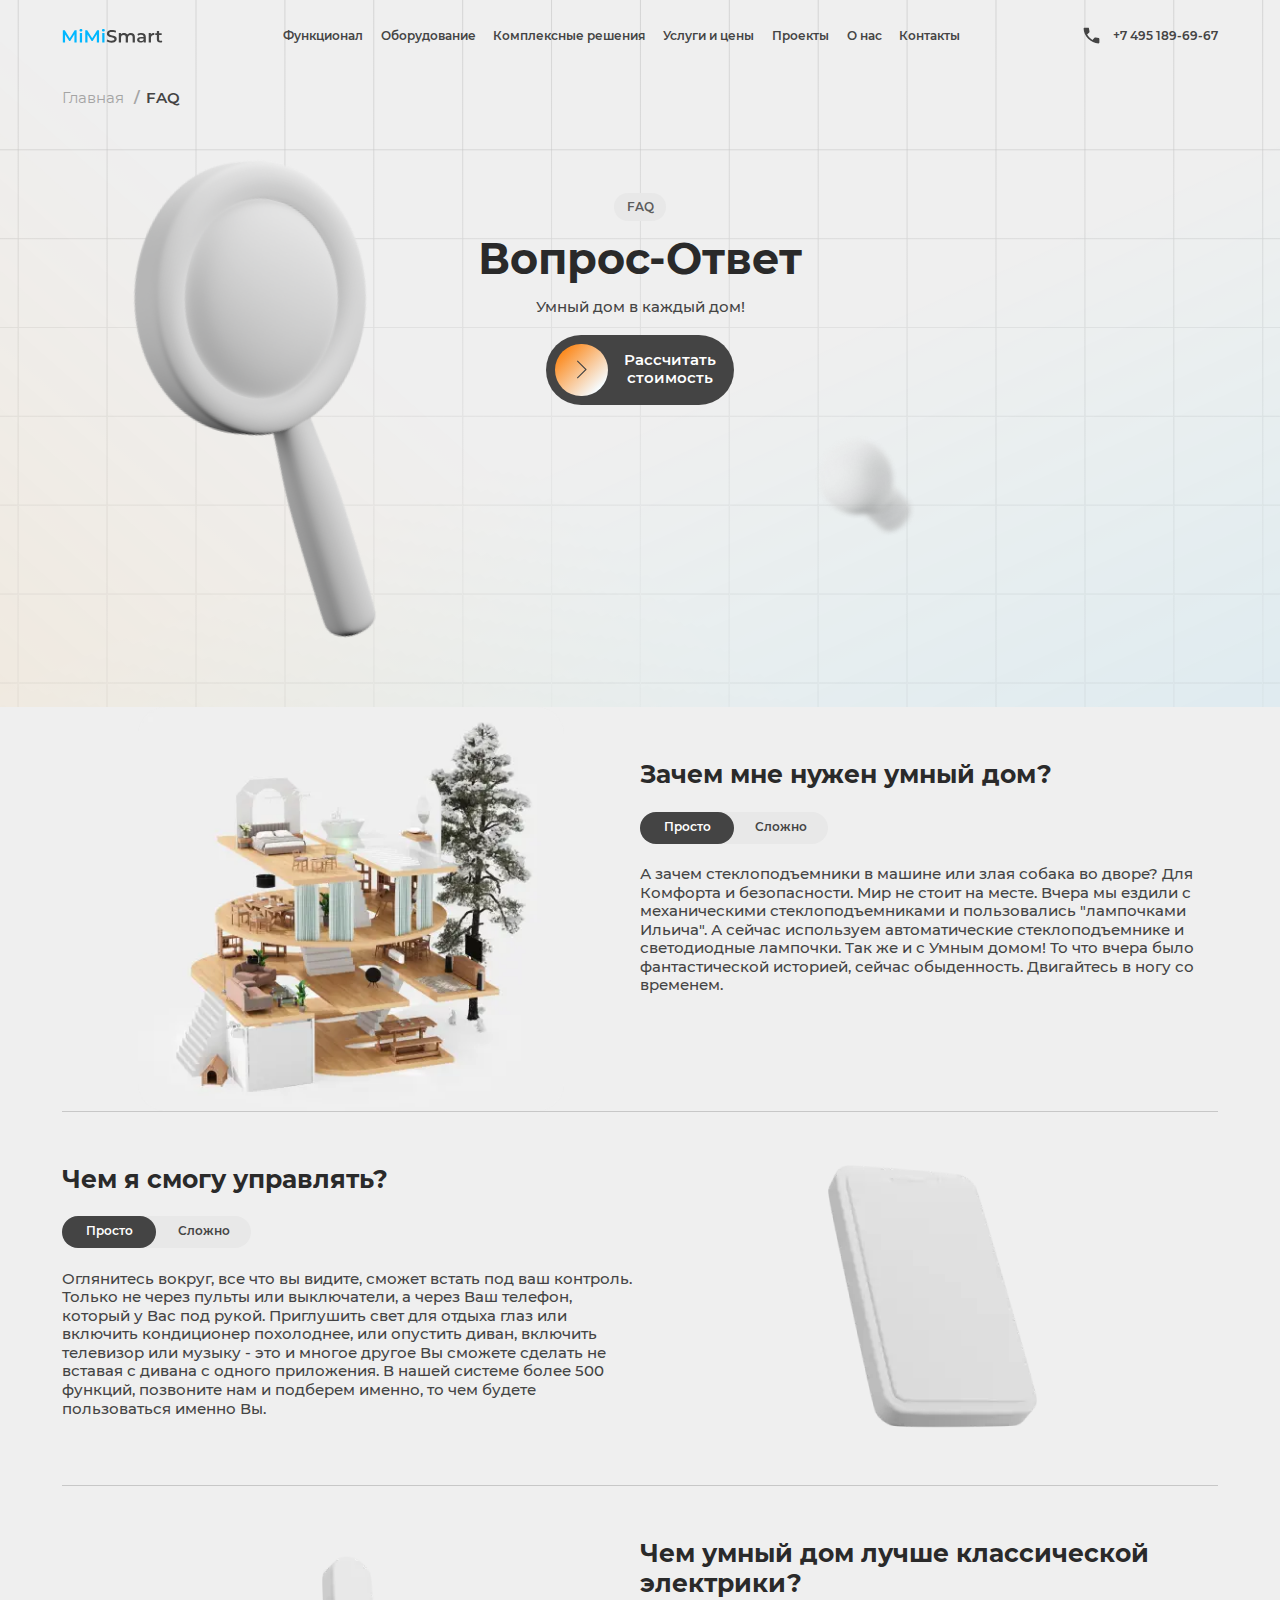
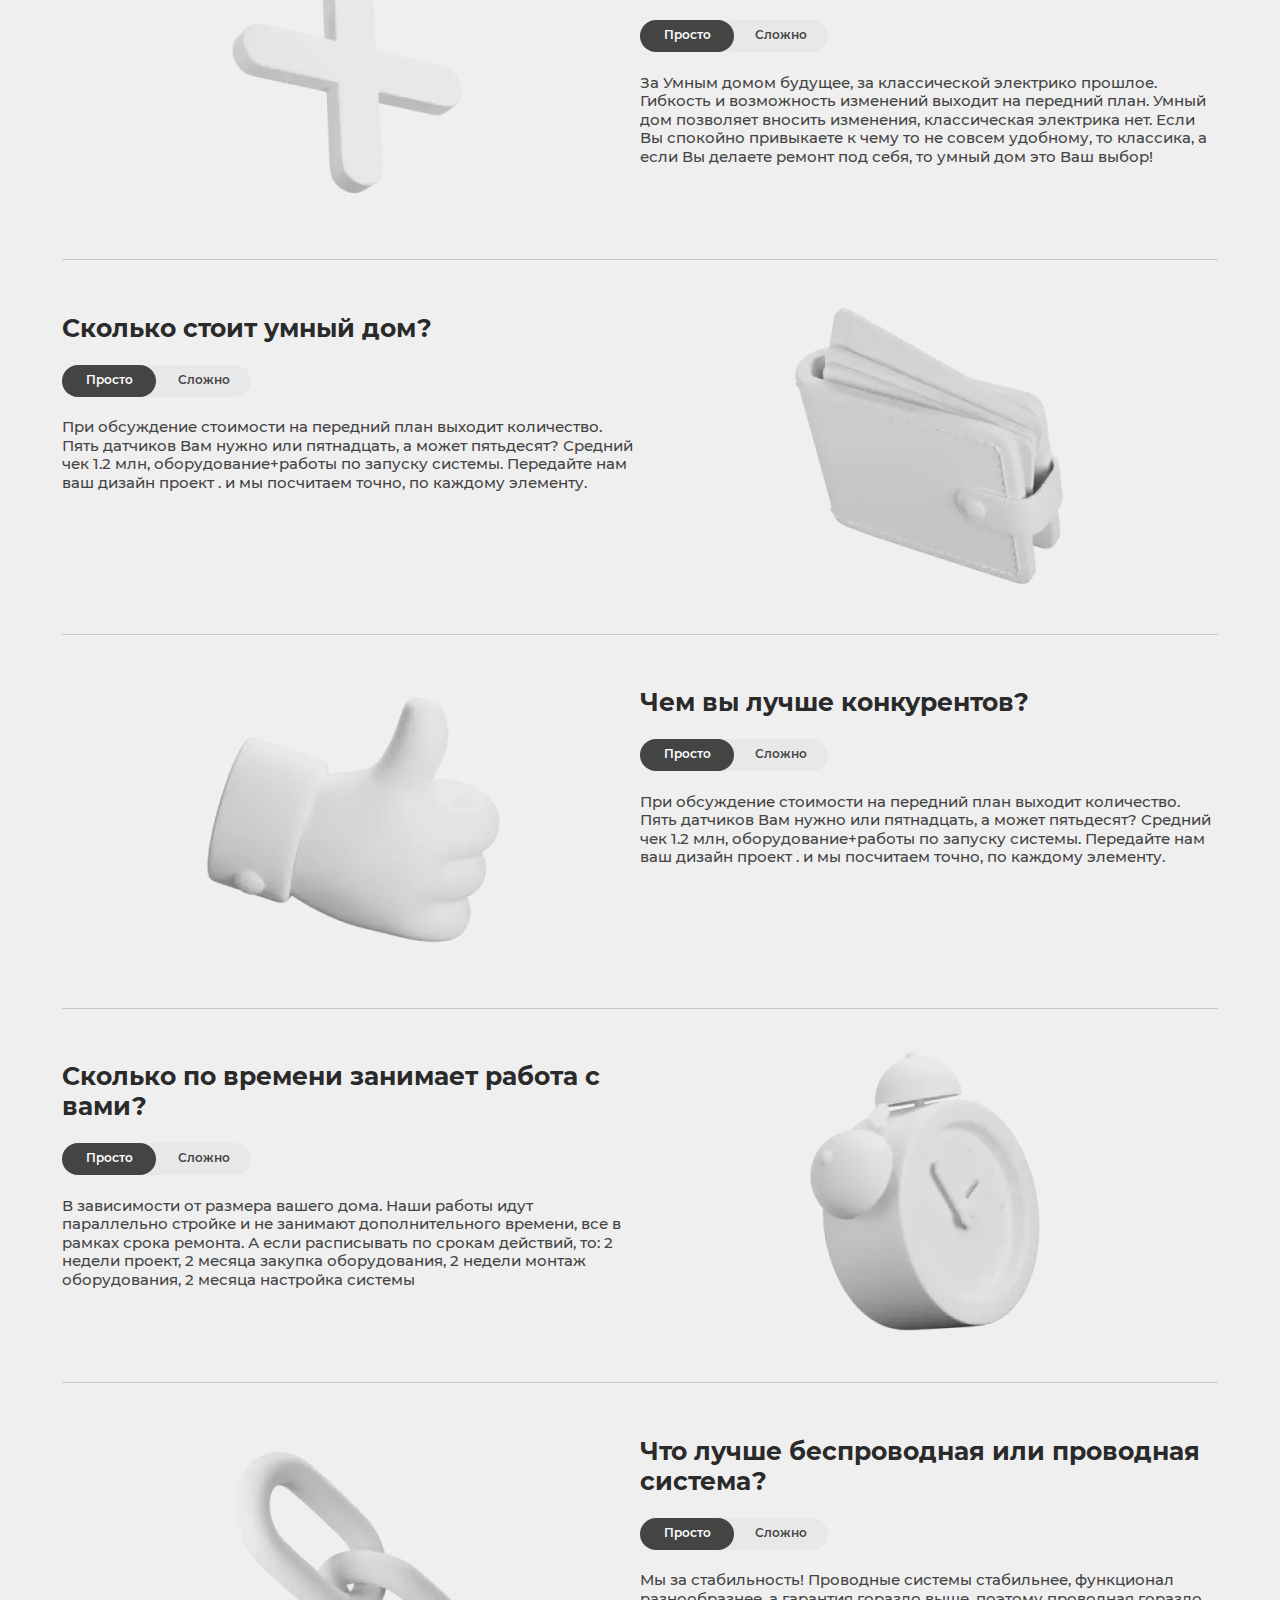
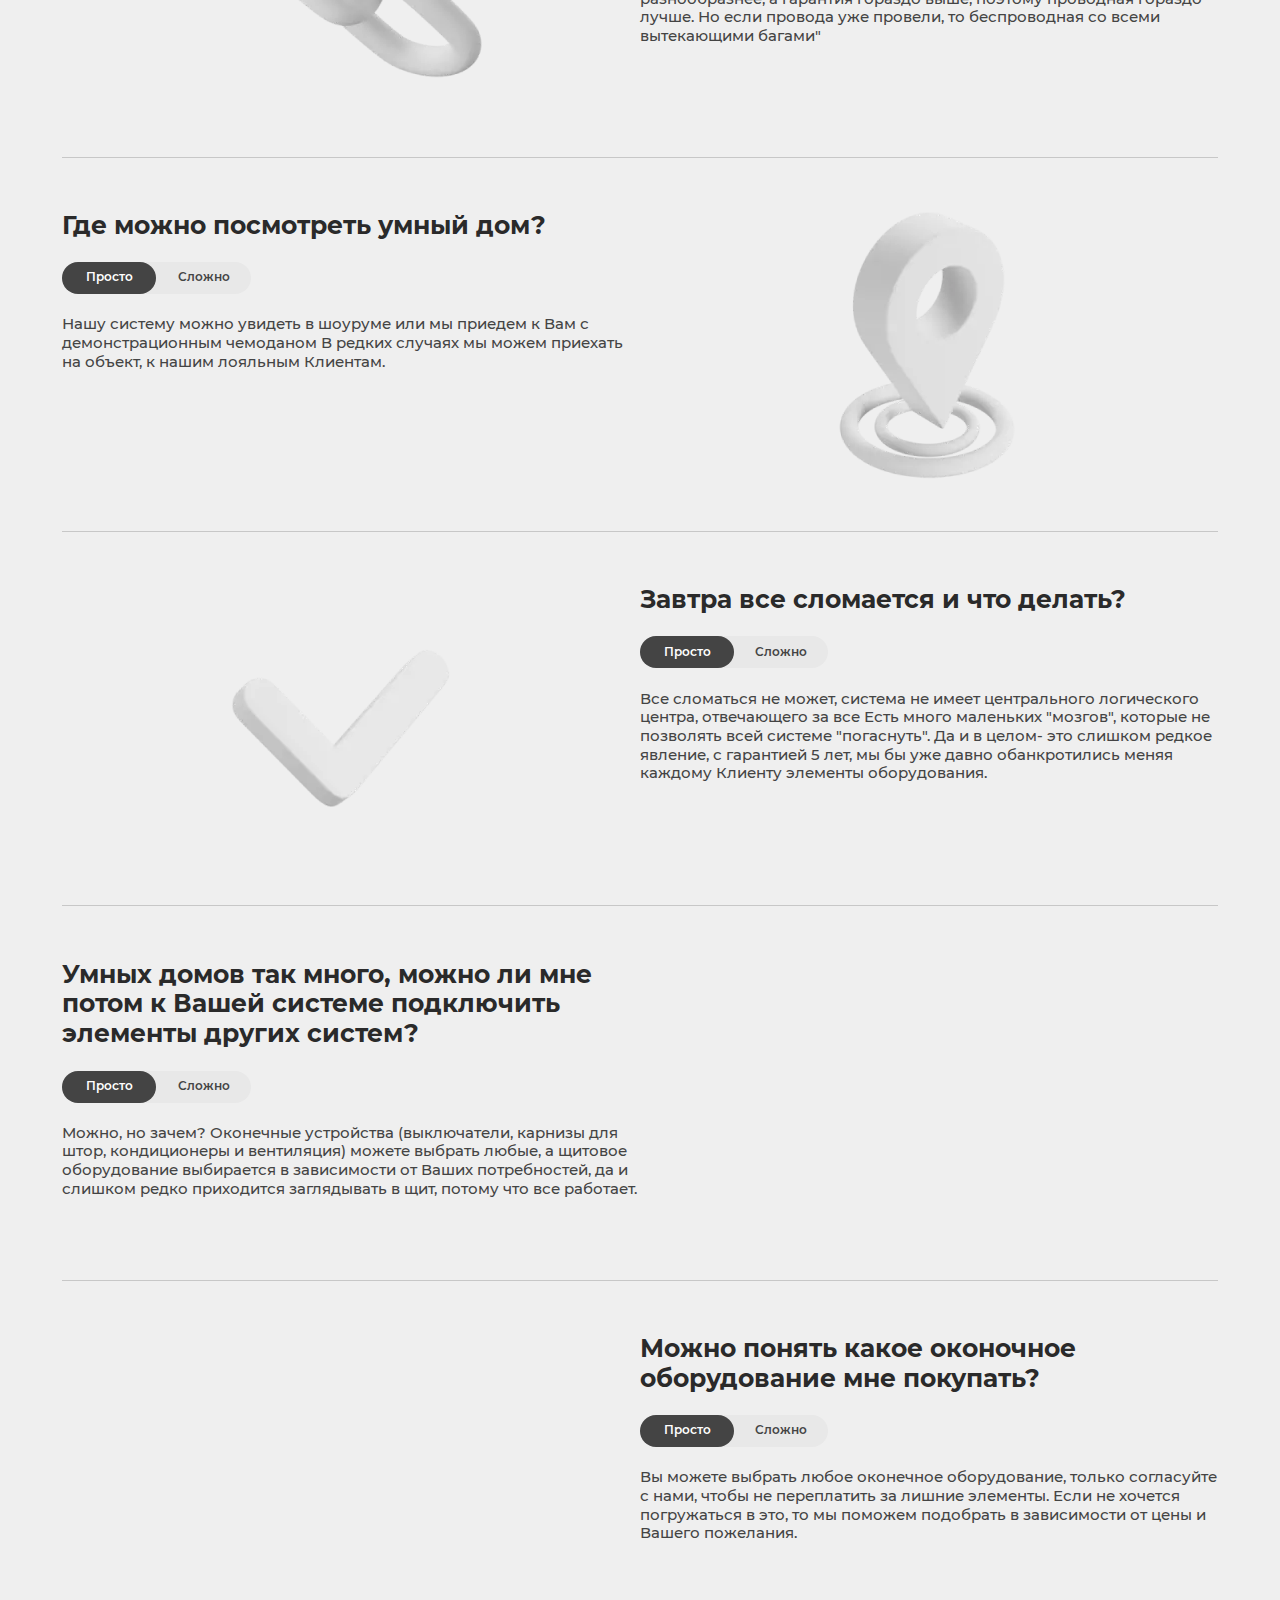
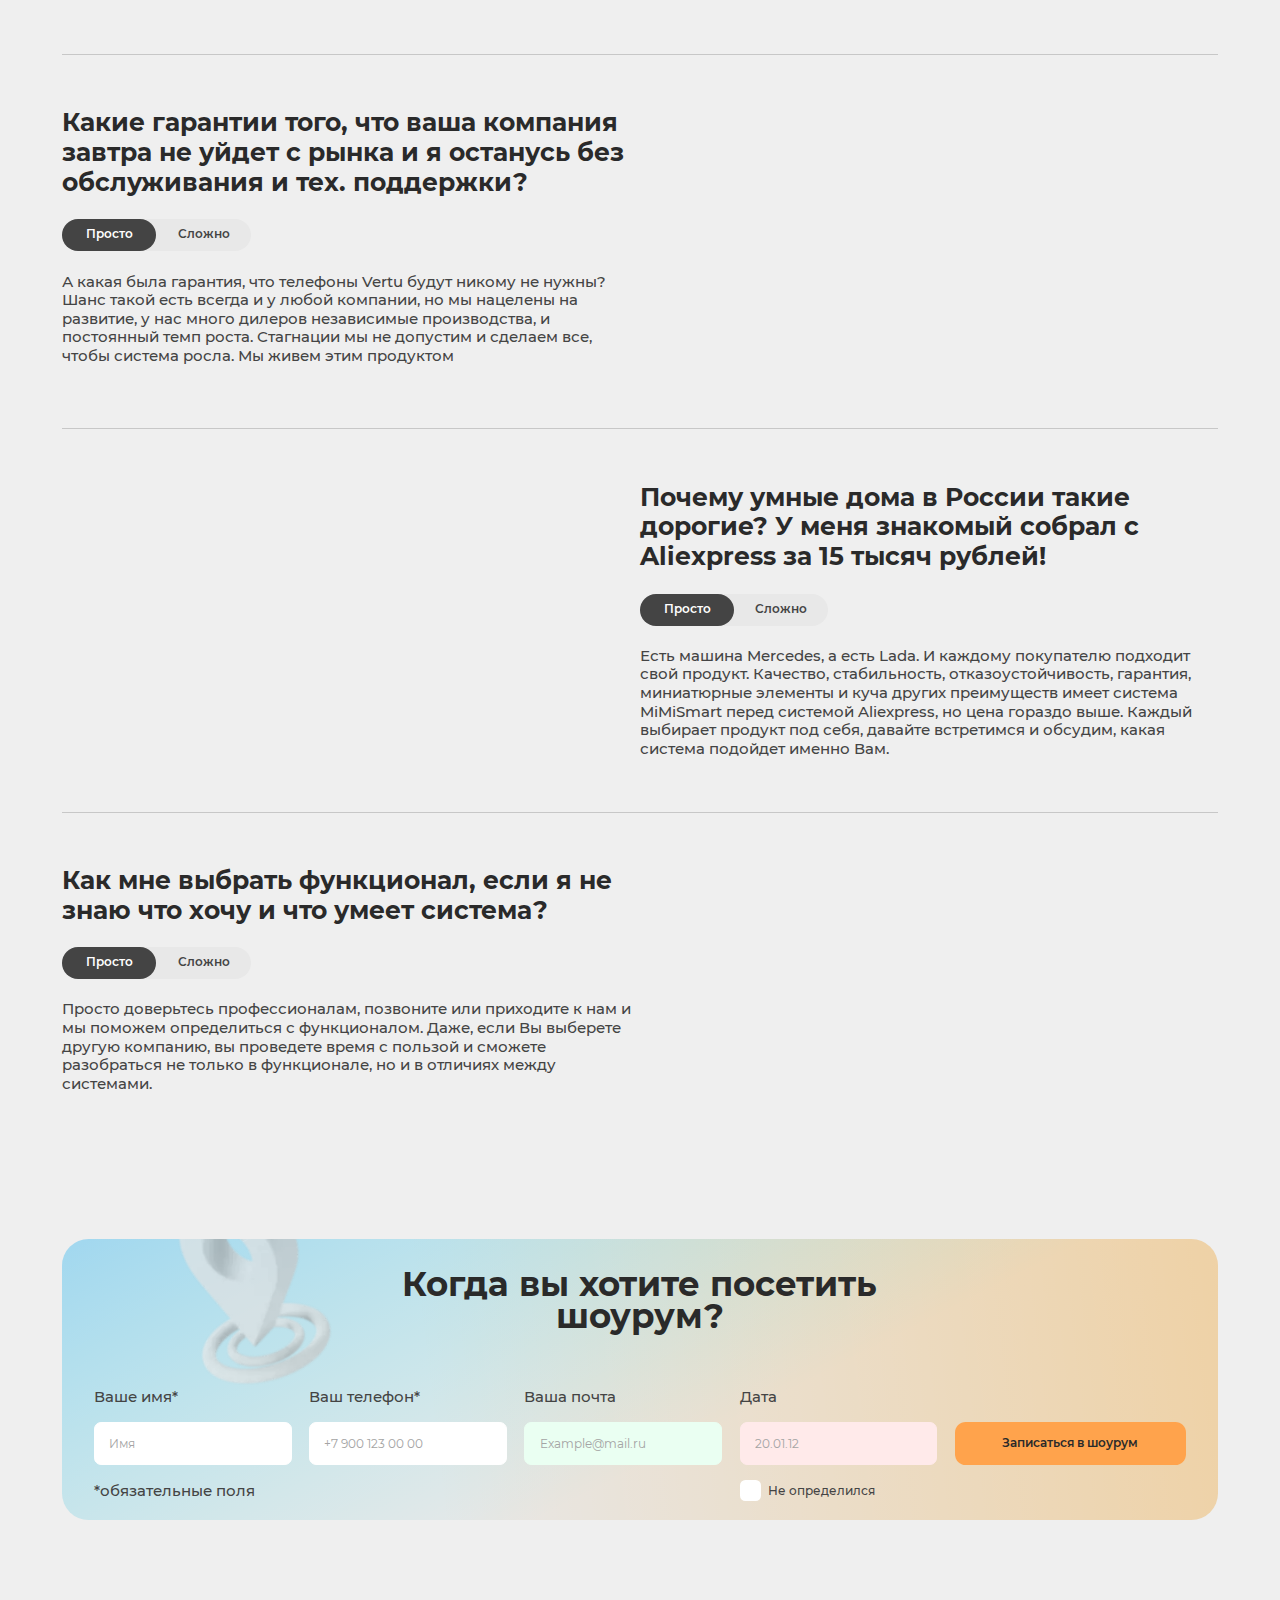
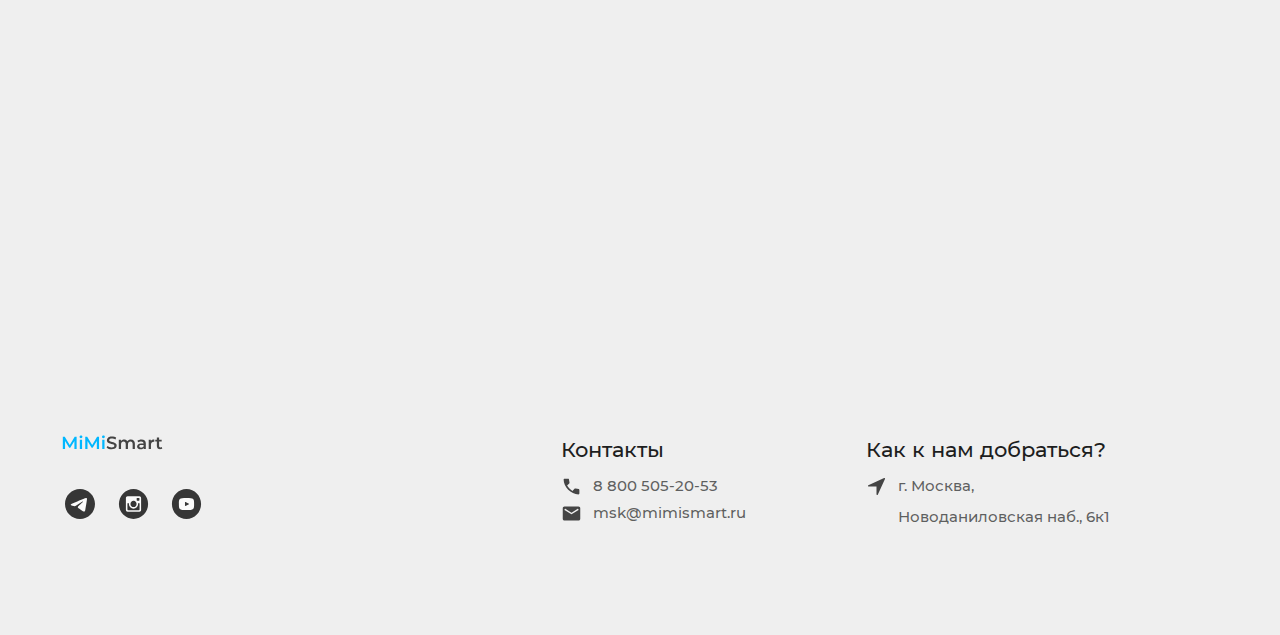
<file: faq.html>
<!DOCTYPE html> <html lang="ru">

<head>
    <meta charset="UTF-8">
    <meta name="viewport" content="width=device-width, initial-scale=1.0">
    <meta name="description" content="">
    <meta name="keywords" content="">
    <link rel="stylesheet" href="css/libs.min.css">
    <link rel="stylesheet" href="css/style.min.css">
    <title>Главная</title>
</head>

<body class="m-page">
    <div class="wrapper">
        <header class="header">
            <div class="container _big">
    <div class="header__inner">
        <a href="" class="header__logo">
            <img src="img/logo.svg" alt="">
        </a>
        <button class="burger">
            <img src="img/burger.svg" alt="" class="_view1">
            <img src="img/burger2.svg" alt="" class="_view2">
        </button>
        <div class="menu">
            <nav class="nav">
                <a href="" class="nav__link"><span>Функционал</span></a>
                <a href="" class="nav__link"><span>Оборудование</span></a>
                <a href="" class="nav__link"><span>Комплексные решения</span></a>
                <a href="" class="nav__link"><span>Услуги и цены</span></a>
                <a href="" class="nav__link"><span>Проекты</span></a>
                <a href="" class="nav__link"><span>О нас</span></a>
                <a href="" class="nav__link"><span>Контакты</span></a>
            </nav>
            <a href="" class="header__phone">
                <img src="img/phone.svg" alt="">
                <span class="text14 semi-bold-text">
                    +7 495 189-69-67
                </span>
            </a>
        </div>
    </div>
</div>

        </header>
        <main class="content">

            <section class="main main2 faq-main">
                <div class="container _big">
                    <div class="breadcrumbs">
                        <a href="" class="breadcrumbs__item">Главная</a>
                        <span class="breadcrumbs__item">FAQ</span>
                    </div>

                    <div class="info-block">
                        <div class="info-block__top">
                            <div class="badge">
                                <span class="text14">FAQ</span>
                            </div>
                        </div>
                        <div class="text48 text30-mob bold-text">
                            Вопрос-Ответ
                        </div>
                        <div class="text17">
                            Умный дом в каждый дом!
                        </div>
                    </div>
                    <div class="calc-btn__wrap">
    <button class="calc-btn">
        <span class="calc-btn__icon">
            <img src="img/arrow.svg" alt="">
        </span>
        <span class="calc-btn__text text17">
            Рассчитать <br> стоимость
        </span>
    </button>
</div>

                    <img src="img/faq.png" alt="" class="faq-main__img">
                    <img src="img/faq2.png" alt="" class="faq-main__img2">
                </div>
            </section>

            <section class="faq">
                <div class="container _big">
                    <div class="faq__items">
                        <div class="faq-card _tabs-parent _big">
    <div class="faq-card__img">
        <img loading="lazy" src="img/faq-img.webp" alt="">
    </div>
    <div class="faq-card__content">
        <div class="text28 text20-mob bold-text black-text2">
            Зачем мне нужен умный дом?
        </div>
        <div class="faq-card__tabs tabs">
            <div class="tabs__wrap">
                <div class="tab _tab _active" data-tab="_tab1">
                    <span>Просто</span>
                </div>
                <div class="tab _tab" data-tab="_tab2">
                    <span>Сложно</span>
                </div>
            </div>
        </div>
        <div class="tab-content _active _tab1">
            <div class="text17 text15-mob">
                А зачем стеклоподъемники в машине или злая собака во дворе? Для Комфорта и безопасности. Мир не стоит на месте. Вчера мы ездили с механическими стеклоподъемниками и пользовались "лампочками Ильича". А сейчас используем автоматические стеклоподъемнике и светодиодные лампочки. Так же и с Умным домом! То что вчера было фантастической историей, сейчас обыденность. Двигайтесь в ногу со временем.
            </div>
        </div>
        <div class="tab-content _tab2">
            <div class="text17 text15-mob">
                text2
            </div>
        </div>
    </div>
</div>

                        <div class="faq-card _tabs-parent ">
    <div class="faq-card__img">
        <img loading="lazy" src="img/faq-img2.webp" alt="">
    </div>
    <div class="faq-card__content">
        <div class="text28 text20-mob bold-text black-text2">
            Чем я смогу управлять?
        </div>
        <div class="faq-card__tabs tabs">
            <div class="tabs__wrap">
                <div class="tab _tab _active" data-tab="_tab1">
                    <span>Просто</span>
                </div>
                <div class="tab _tab" data-tab="_tab2">
                    <span>Сложно</span>
                </div>
            </div>
        </div>
        <div class="tab-content _active _tab1">
            <div class="text17 text15-mob">
                Оглянитесь вокруг, все что вы видите, сможет встать под ваш контроль. Только не через пульты или выключатели, а через Ваш телефон, который у Вас под рукой. Приглушить свет для отдыха глаз или включить кондиционер похолоднее, или опустить диван, включить телевизор или музыку - это и многое другое Вы сможете сделать не вставая с дивана с одного приложения. В нашей системе более 500 функций, позвоните нам и подберем именно, то чем будете пользоваться именно Вы.
            </div>
        </div>
        <div class="tab-content _tab2">
            <div class="text17 text15-mob">
                text2
            </div>
        </div>
    </div>
</div>

                        <div class="faq-card _tabs-parent ">
    <div class="faq-card__img">
        <img loading="lazy" src="img/faq-img3.webp" alt="">
    </div>
    <div class="faq-card__content">
        <div class="text28 text20-mob bold-text black-text2">
            Чем умный дом лучше классической электрики?
        </div>
        <div class="faq-card__tabs tabs">
            <div class="tabs__wrap">
                <div class="tab _tab _active" data-tab="_tab1">
                    <span>Просто</span>
                </div>
                <div class="tab _tab" data-tab="_tab2">
                    <span>Сложно</span>
                </div>
            </div>
        </div>
        <div class="tab-content _active _tab1">
            <div class="text17 text15-mob">
                За Умным домом будущее, за классической электрико прошлое. Гибкость и возможность изменений выходит на передний план. Умный дом позволяет вносить изменения, классическая электрика нет. Если Вы спокойно привыкаете к чему то не совсем удобному, то классика, а если Вы делаете ремонт под себя, то умный дом это Ваш выбор!
            </div>
        </div>
        <div class="tab-content _tab2">
            <div class="text17 text15-mob">
                text2
            </div>
        </div>
    </div>
</div>

                        <div class="faq-card _tabs-parent ">
    <div class="faq-card__img">
        <img loading="lazy" src="img/faq-img4.webp" alt="">
    </div>
    <div class="faq-card__content">
        <div class="text28 text20-mob bold-text black-text2">
            Сколько стоит умный дом?
        </div>
        <div class="faq-card__tabs tabs">
            <div class="tabs__wrap">
                <div class="tab _tab _active" data-tab="_tab1">
                    <span>Просто</span>
                </div>
                <div class="tab _tab" data-tab="_tab2">
                    <span>Сложно</span>
                </div>
            </div>
        </div>
        <div class="tab-content _active _tab1">
            <div class="text17 text15-mob">
                При обсуждение стоимости на передний план выходит количество. Пять датчиков Вам нужно или пятнадцать, а может пятьдесят? Средний чек 1.2 млн, оборудование+работы по запуску системы. Передайте нам ваш дизайн проект . и мы посчитаем точно, по каждому элементу.
            </div>
        </div>
        <div class="tab-content _tab2">
            <div class="text17 text15-mob">
                text2
            </div>
        </div>
    </div>
</div>

                        <div class="faq-card _tabs-parent @@class">
    <div class="faq-card__img">
        <img loading="lazy" src="img/faq-img5.webp" alt="">
    </div>
    <div class="faq-card__content">
        <div class="text28 text20-mob bold-text black-text2">
            Чем вы лучше конкурентов?
        </div>
        <div class="faq-card__tabs tabs">
            <div class="tabs__wrap">
                <div class="tab _tab _active" data-tab="_tab1">
                    <span>Просто</span>
                </div>
                <div class="tab _tab" data-tab="_tab2">
                    <span>Сложно</span>
                </div>
            </div>
        </div>
        <div class="tab-content _active _tab1">
            <div class="text17 text15-mob">
                При обсуждение стоимости на передний план выходит количество. Пять датчиков Вам нужно или пятнадцать, а может пятьдесят? Средний чек 1.2 млн, оборудование+работы по запуску системы. Передайте нам ваш дизайн проект . и мы посчитаем точно, по каждому элементу.
            </div>
        </div>
        <div class="tab-content _tab2">
            <div class="text17 text15-mob">
                text2
            </div>
        </div>
    </div>
</div>

                        <div class="faq-card _tabs-parent ">
    <div class="faq-card__img">
        <img loading="lazy" src="img/faq-img6.webp" alt="">
    </div>
    <div class="faq-card__content">
        <div class="text28 text20-mob bold-text black-text2">
            Сколько по времени занимает работа с вами?
        </div>
        <div class="faq-card__tabs tabs">
            <div class="tabs__wrap">
                <div class="tab _tab _active" data-tab="_tab1">
                    <span>Просто</span>
                </div>
                <div class="tab _tab" data-tab="_tab2">
                    <span>Сложно</span>
                </div>
            </div>
        </div>
        <div class="tab-content _active _tab1">
            <div class="text17 text15-mob">
                В зависимости от размера вашего дома. Наши работы идут параллельно стройке и не занимают дополнительного времени, все в рамках срока ремонта. А если расписывать по срокам действий, то: 2 недели проект, 2 месяца закупка оборудования, 2 недели монтаж оборудования, 2 месяца настройка системы
            </div>
        </div>
        <div class="tab-content _tab2">
            <div class="text17 text15-mob">
                text2
            </div>
        </div>
    </div>
</div>

                        <div class="faq-card _tabs-parent ">
    <div class="faq-card__img">
        <img loading="lazy" src="img/faq-img7.webp" alt="">
    </div>
    <div class="faq-card__content">
        <div class="text28 text20-mob bold-text black-text2">
            Что лучше беспроводная или проводная система?
        </div>
        <div class="faq-card__tabs tabs">
            <div class="tabs__wrap">
                <div class="tab _tab _active" data-tab="_tab1">
                    <span>Просто</span>
                </div>
                <div class="tab _tab" data-tab="_tab2">
                    <span>Сложно</span>
                </div>
            </div>
        </div>
        <div class="tab-content _active _tab1">
            <div class="text17 text15-mob">
                Мы за стабильность! Проводные системы стабильнее, функционал разнообразнее, а гарантия гораздо выше, поэтому проводная гораздо лучше. Но если провода уже провели, то беспроводная со всеми вытекающими багами"
            </div>
        </div>
        <div class="tab-content _tab2">
            <div class="text17 text15-mob">
                text2
            </div>
        </div>
    </div>
</div>

                        <div class="faq-card _tabs-parent ">
    <div class="faq-card__img">
        <img loading="lazy" src="img/faq-img8.webp" alt="">
    </div>
    <div class="faq-card__content">
        <div class="text28 text20-mob bold-text black-text2">
            Где можно посмотреть умный дом?
        </div>
        <div class="faq-card__tabs tabs">
            <div class="tabs__wrap">
                <div class="tab _tab _active" data-tab="_tab1">
                    <span>Просто</span>
                </div>
                <div class="tab _tab" data-tab="_tab2">
                    <span>Сложно</span>
                </div>
            </div>
        </div>
        <div class="tab-content _active _tab1">
            <div class="text17 text15-mob">
                Нашу систему можно увидеть в шоуруме или мы приедем к Вам с демонстрационным чемоданом В редких случаях мы можем приехать на объект, к нашим лояльным Клиентам.
            </div>
        </div>
        <div class="tab-content _tab2">
            <div class="text17 text15-mob">
                text2
            </div>
        </div>
    </div>
</div>

                        <div class="faq-card _tabs-parent ">
    <div class="faq-card__img">
        <img loading="lazy" src="img/faq-img9.webp" alt="">
    </div>
    <div class="faq-card__content">
        <div class="text28 text20-mob bold-text black-text2">
            Завтра все сломается и что делать?
        </div>
        <div class="faq-card__tabs tabs">
            <div class="tabs__wrap">
                <div class="tab _tab _active" data-tab="_tab1">
                    <span>Просто</span>
                </div>
                <div class="tab _tab" data-tab="_tab2">
                    <span>Сложно</span>
                </div>
            </div>
        </div>
        <div class="tab-content _active _tab1">
            <div class="text17 text15-mob">
                Все сломаться не может, система не имеет центрального логического центра, отвечающего за все Есть много маленьких "мозгов", которые не позволять всей системе "погаснуть". Да и в целом- это слишком редкое явление, с гарантией 5 лет, мы бы уже давно обанкротились меняя каждому Клиенту элементы оборудования.
            </div>
        </div>
        <div class="tab-content _tab2">
            <div class="text17 text15-mob">
                text2
            </div>
        </div>
    </div>
</div>

                        <div class="faq-card _tabs-parent ">
    <div class="faq-card__img">
        <img loading="lazy" src="img/faq-img10.webp" alt="">
    </div>
    <div class="faq-card__content">
        <div class="text28 text20-mob bold-text black-text2">
            Умных домов так много, можно ли мне потом к Вашей системе подключить элементы других систем?
        </div>
        <div class="faq-card__tabs tabs">
            <div class="tabs__wrap">
                <div class="tab _tab _active" data-tab="_tab1">
                    <span>Просто</span>
                </div>
                <div class="tab _tab" data-tab="_tab2">
                    <span>Сложно</span>
                </div>
            </div>
        </div>
        <div class="tab-content _active _tab1">
            <div class="text17 text15-mob">
                Можно, но зачем? Оконечные устройства (выключатели, карнизы для штор, кондиционеры и вентиляция) можете выбрать любые, а щитовое оборудование выбирается в зависимости от Ваших потребностей, да и слишком редко приходится заглядывать в щит, потому что все работает.
            </div>
        </div>
        <div class="tab-content _tab2">
            <div class="text17 text15-mob">
                text2
            </div>
        </div>
    </div>
</div>

                        <div class="faq-card _tabs-parent ">
    <div class="faq-card__img">
        <img loading="lazy" src="img/faq-img11.webp" alt="">
    </div>
    <div class="faq-card__content">
        <div class="text28 text20-mob bold-text black-text2">
            Можно понять какое оконочное оборудование мне покупать?
        </div>
        <div class="faq-card__tabs tabs">
            <div class="tabs__wrap">
                <div class="tab _tab _active" data-tab="_tab1">
                    <span>Просто</span>
                </div>
                <div class="tab _tab" data-tab="_tab2">
                    <span>Сложно</span>
                </div>
            </div>
        </div>
        <div class="tab-content _active _tab1">
            <div class="text17 text15-mob">
                Вы можете выбрать любое оконечное оборудование, только согласуйте с нами, чтобы не переплатить за лишние элементы. Если не хочется погружаться в это, то мы поможем подобрать в зависимости от цены и Вашего пожелания.
            </div>
        </div>
        <div class="tab-content _tab2">
            <div class="text17 text15-mob">
                text2
            </div>
        </div>
    </div>
</div>

                        <div class="faq-card _tabs-parent ">
    <div class="faq-card__img">
        <img loading="lazy" src="img/faq-img12.webp" alt="">
    </div>
    <div class="faq-card__content">
        <div class="text28 text20-mob bold-text black-text2">
            Какие гарантии того, что ваша компания завтра не уйдет с рынка и я останусь без обслуживания и тех. поддержки?
        </div>
        <div class="faq-card__tabs tabs">
            <div class="tabs__wrap">
                <div class="tab _tab _active" data-tab="_tab1">
                    <span>Просто</span>
                </div>
                <div class="tab _tab" data-tab="_tab2">
                    <span>Сложно</span>
                </div>
            </div>
        </div>
        <div class="tab-content _active _tab1">
            <div class="text17 text15-mob">
                А какая была гарантия, что телефоны Vertu будут никому не нужны? Шанс такой есть всегда и у любой компании, но мы нацелены на развитие, у нас много дилеров независимые производства, и постоянный темп роста. Стагнации мы не допустим и сделаем все, чтобы система росла. Мы живем этим продуктом
            </div>
        </div>
        <div class="tab-content _tab2">
            <div class="text17 text15-mob">
                text2
            </div>
        </div>
    </div>
</div>

                        <div class="faq-card _tabs-parent ">
    <div class="faq-card__img">
        <img loading="lazy" src="img/faq-img13.webp" alt="">
    </div>
    <div class="faq-card__content">
        <div class="text28 text20-mob bold-text black-text2">
            Почему умные дома в России такие дорогие? У меня знакомый собрал с Aliexpress за 15 тысяч рублей!
        </div>
        <div class="faq-card__tabs tabs">
            <div class="tabs__wrap">
                <div class="tab _tab _active" data-tab="_tab1">
                    <span>Просто</span>
                </div>
                <div class="tab _tab" data-tab="_tab2">
                    <span>Сложно</span>
                </div>
            </div>
        </div>
        <div class="tab-content _active _tab1">
            <div class="text17 text15-mob">
                Есть машина Mercedes, а есть Lada. И каждому покупателю подходит свой продукт. Качество, стабильность, отказоустойчивость, гарантия, миниатюрные элементы и куча других преимуществ имеет система MiMiSmart перед системой Aliexpress, но цена гораздо выше. Каждый выбирает продукт под себя, давайте встретимся и обсудим, какая система подойдет именно Вам.
            </div>
        </div>
        <div class="tab-content _tab2">
            <div class="text17 text15-mob">
                text2
            </div>
        </div>
    </div>
</div>

                        <div class="faq-card _tabs-parent ">
    <div class="faq-card__img">
        <img loading="lazy" src="img/faq-img14.webp" alt="">
    </div>
    <div class="faq-card__content">
        <div class="text28 text20-mob bold-text black-text2">
            Как мне выбрать функционал, если я не знаю что хочу и что умеет система?
        </div>
        <div class="faq-card__tabs tabs">
            <div class="tabs__wrap">
                <div class="tab _tab _active" data-tab="_tab1">
                    <span>Просто</span>
                </div>
                <div class="tab _tab" data-tab="_tab2">
                    <span>Сложно</span>
                </div>
            </div>
        </div>
        <div class="tab-content _active _tab1">
            <div class="text17 text15-mob">
                Просто доверьтесь профессионалам, позвоните или приходите к нам и мы поможем определиться с функционалом. Даже, если Вы выберете другую компанию, вы проведете время с пользой и сможете разобраться не только в функционале, но и в отличиях между системами.
            </div>
        </div>
        <div class="tab-content _tab2">
            <div class="text17 text15-mob">
                text2
            </div>
        </div>
    </div>
</div>

                    </div>
                </div>
            </section>

            <section class="consult">
                <div class="container _big">
    <div class="consult__inner">
        <img src="img/mark2.webp" alt="" class="consult__img">
        <div class="consult__top">
            <div class="text38 text30-mob bold-text">
                Когда вы хотите посетить шоурум?
            </div>
        </div>
        <form class="consult-form">
            <fieldset class="fg">
                <label class="text17">Ваше имя*</label>
                <input type="text" placeholder="Имя">
            </fieldset>
            <fieldset class="fg">
                <label class="text17">Ваш телефон*</label>
                <input type="text" placeholder="+7 900 123 00 00">
            </fieldset>
            <fieldset class="fg">
                <label class="text17">Ваша почта</label>
                <input class="_success-field" type="text" placeholder="Example@mail.ru">
            </fieldset>
            <fieldset class="fg">
                <label class="text17">Дата</label>
                <input class="_error-field" type="text" placeholder="20.01.12">
            </fieldset>
            <div class="consult-form__check m-check">
                <input type="checkbox">
                <label><span class="text14">Не определился</span></label>
            </div>
            <button class="consult-form__btn m-btn m-btn-primary">
                <span>Записаться в шоурум</span>
            </button>
            <div class="consult-form__hint">
                <div class="text17"> *обязательные поля</div>
            </div>
        </form>
    </div>
</div>

            </section>

            <section class="map">
    <script type="text/javascript" charset="utf-8" async src="https://api-maps.yandex.ru/services/constructor/1.0/js/?um=constructor%3Ae721eb0ec1b62ed722f91af28536dfd20a739d995f7527f58890d567bf996b6e&amp;width=100%&amp;height=100%&amp;lang=ru_RU&amp;scroll=true"></script>
</section>


        </main>
        <footer class="footer">
            <div class="container _big">
    <div class="footer__inner">
        <div class="footer__col">
            <a href="" class="footer__logo">
                <img src="img/logo.svg" alt="">
            </a>

            <div class="social">
                <a href="" class="social__item">
                    <img src="img/tg.svg" alt="">
                </a>
                <a href="" class="social__item">
                    <img src="img/ig.svg" alt="">
                </a>
                <a href="" class="social__item">
                    <img src="img/yb.svg" alt="">
                </a>
            </div>
        </div>
        <div class="footer__col">
            <div class="text24">Контакты</div>
            <div class="footer__items">
                <a href="tel:88005052053" class="footer__item">
                    <img src="img/phone.svg" alt="">
                    <span class="text17">
                        8 800 505-20-53
                    </span>
                </a>
                <a href="mailto:msk@mimismart.ru" class="footer__item">
                    <img src="img/mail.svg" alt="">
                    <span class="text17">
                        msk@mimismart.ru
                    </span>
                </a>
            </div>
        </div>
        <div class="footer__col">
            <div class="text24">Как к нам добраться?</div>
            <div class="footer__items">
                <div class="footer__item _address">
                    <img src="img/mark.svg" alt="">
                    <div class="footer__address">
                        <span class="text17">
                            г. Москва,
                        </span>
                    </div>
                    <div class="footer__street">
                        <span class="text17">
                            Новоданиловская наб., 6к1
                        </span>
                    </div>
                </div>
            </div>
        </div>
    </div>
</div>

        </footer>
    </div>

    <script src="js/libs.min.js"></script>
<script src="js/main.min.js"></script>

</body>

</html>
</file>
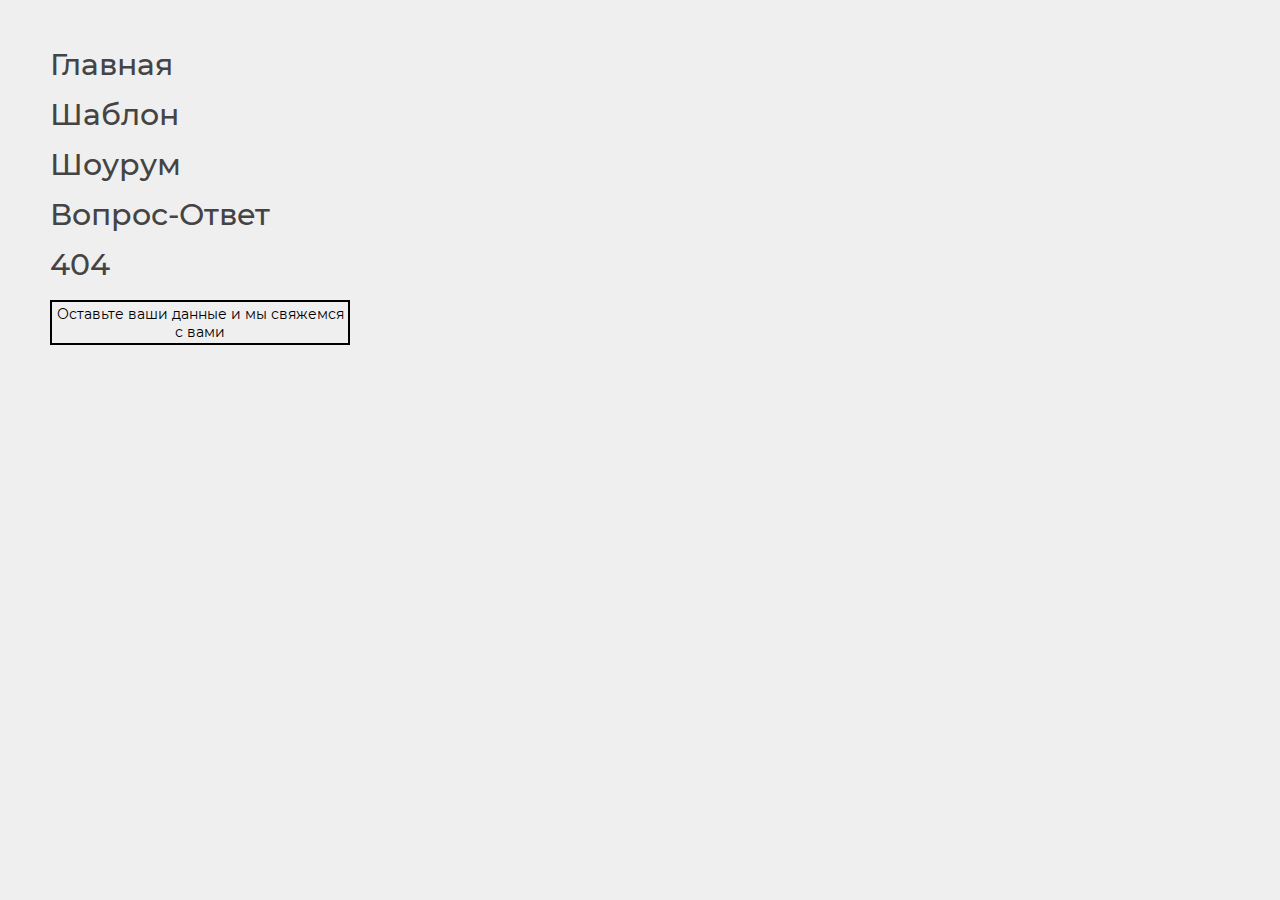
<file: nav.html>
<!DOCTYPE html> <html lang="ru">

<head>
    <meta charset="UTF-8">
    <meta name="viewport" content="width=device-width, initial-scale=1.0">
    <meta name="description" content="">
    <meta name="keywords" content="">
    <link rel="stylesheet" href="css/libs.min.css">
    <link rel="stylesheet" href="css/style.min.css">
    <title>Главная</title>
</head>


<style>
    .wrapper a {
        font-size: 30px;
        text-transform: capitalize;
    }

    .wrapper button {
        margin-bottom: 25px;
        width: 300px;
        height: 45px;
    }
</style>

<body class="m-page">

    <div class="wrapper" style="padding: 50px;">
        <a href="index.html" style="display: block; margin-bottom: 20px;">
            Главная
        </a>
        <a href="template.html" style="display: block; margin-bottom: 20px;">
            Шаблон
        </a>
        <a href="showroom.html" style="display: block; margin-bottom: 20px;">
            Шоурум
        </a>
        <a href="faq.html" style="display: block; margin-bottom: 20px;">
            Вопрос-Ответ
        </a>
        <a href="404.html" style="display: block; margin-bottom: 20px;">
            404
        </a>




        <button style="border: 2px solid #000;margin-bottom: 20px;" data-modal="consultModal">
            Оставьте ваши данные
            и мы свяжемся с вами
        </button>

    </div>

    <div class="modal" id="consultModal">
    <div class="modal__bg _close-modal"></div>
    <div class="modal__dialog">
        <button class="modal__close _close-modal">
            <svg width="28" height="28" viewBox="0 0 28 28" fill="none" xmlns="http://www.w3.org/2000/svg">
                <line x1="24.1844" y1="4.38092" x2="4.5277" y2="24.3211" stroke="#A4A4A4" stroke-width="3"/>
                <line x1="23.6191" y1="24.1844" x2="3.67886" y2="4.5277" stroke="#A4A4A4" stroke-width="3"/>
            </svg>
        </button>
        <div class="modal__scroll">
            <div class="text28 bold-text">
                Оставьте ваши данные
                и мы свяжемся с вами
            </div>
            <form action="" class="modal-form">
                <fieldset class="fg">
                    <label class="text17">Ваше имя*</label>
                    <input type="text" placeholder="Имя">
                </fieldset>
                <fieldset class="fg">
                    <label class="text17">Ваш телефон*</label>
                    <input type="text" placeholder="+7 900 123 00 00">
                </fieldset>
                <fieldset class="fg">
                    <label class="text17">Ваша почта</label>
                    <input type="text" placeholder="Example@mail.ru">
                </fieldset>
                <button class="modal-form__btn m-btn m-btn-black">
                    <span>Рассчитать стоимость</span>
                </button>
                <div class="modal-form__hint">
                    <div class="text14 gray-text"> *обязательные поля</div>
                </div>
            </form>
        </div>
    </div>
</div>



    <!--  -->
    <script src="js/libs.min.js"></script>
<script src="js/main.min.js"></script>

</body>

</html>
</file>
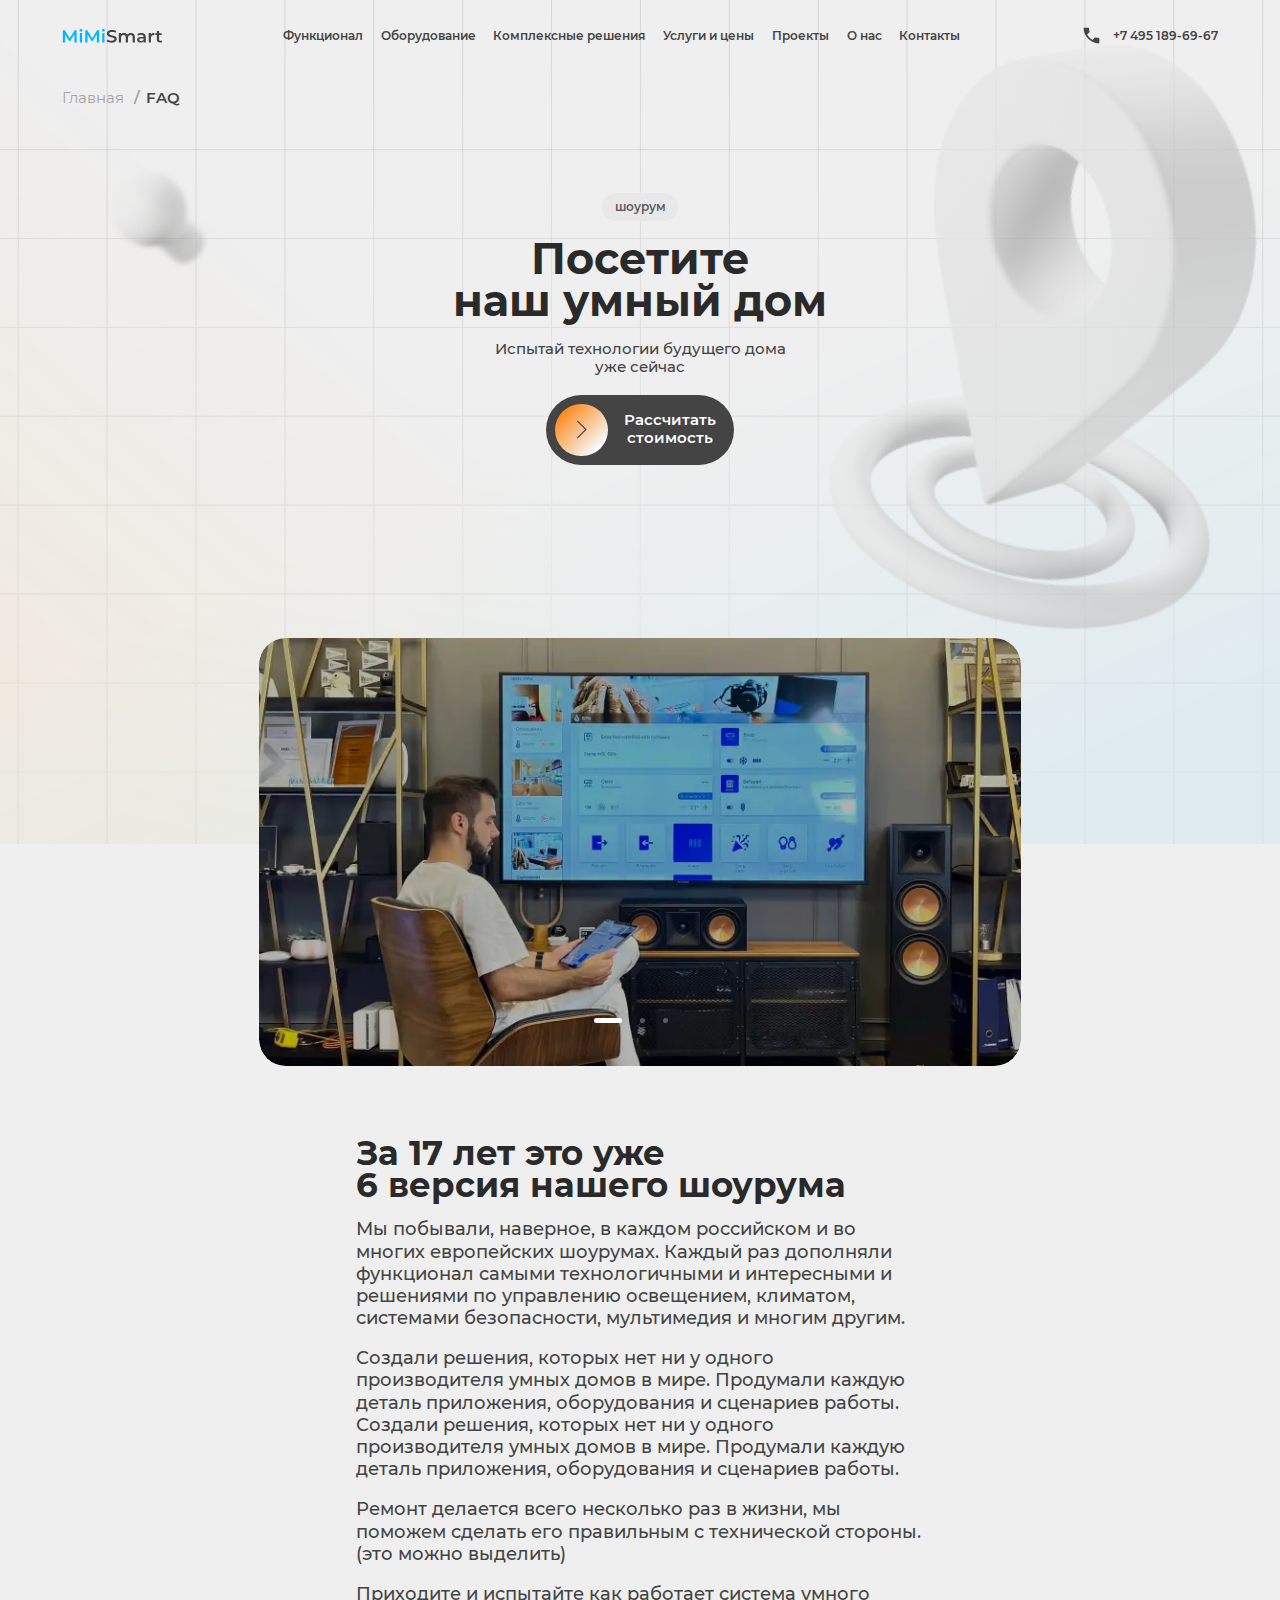
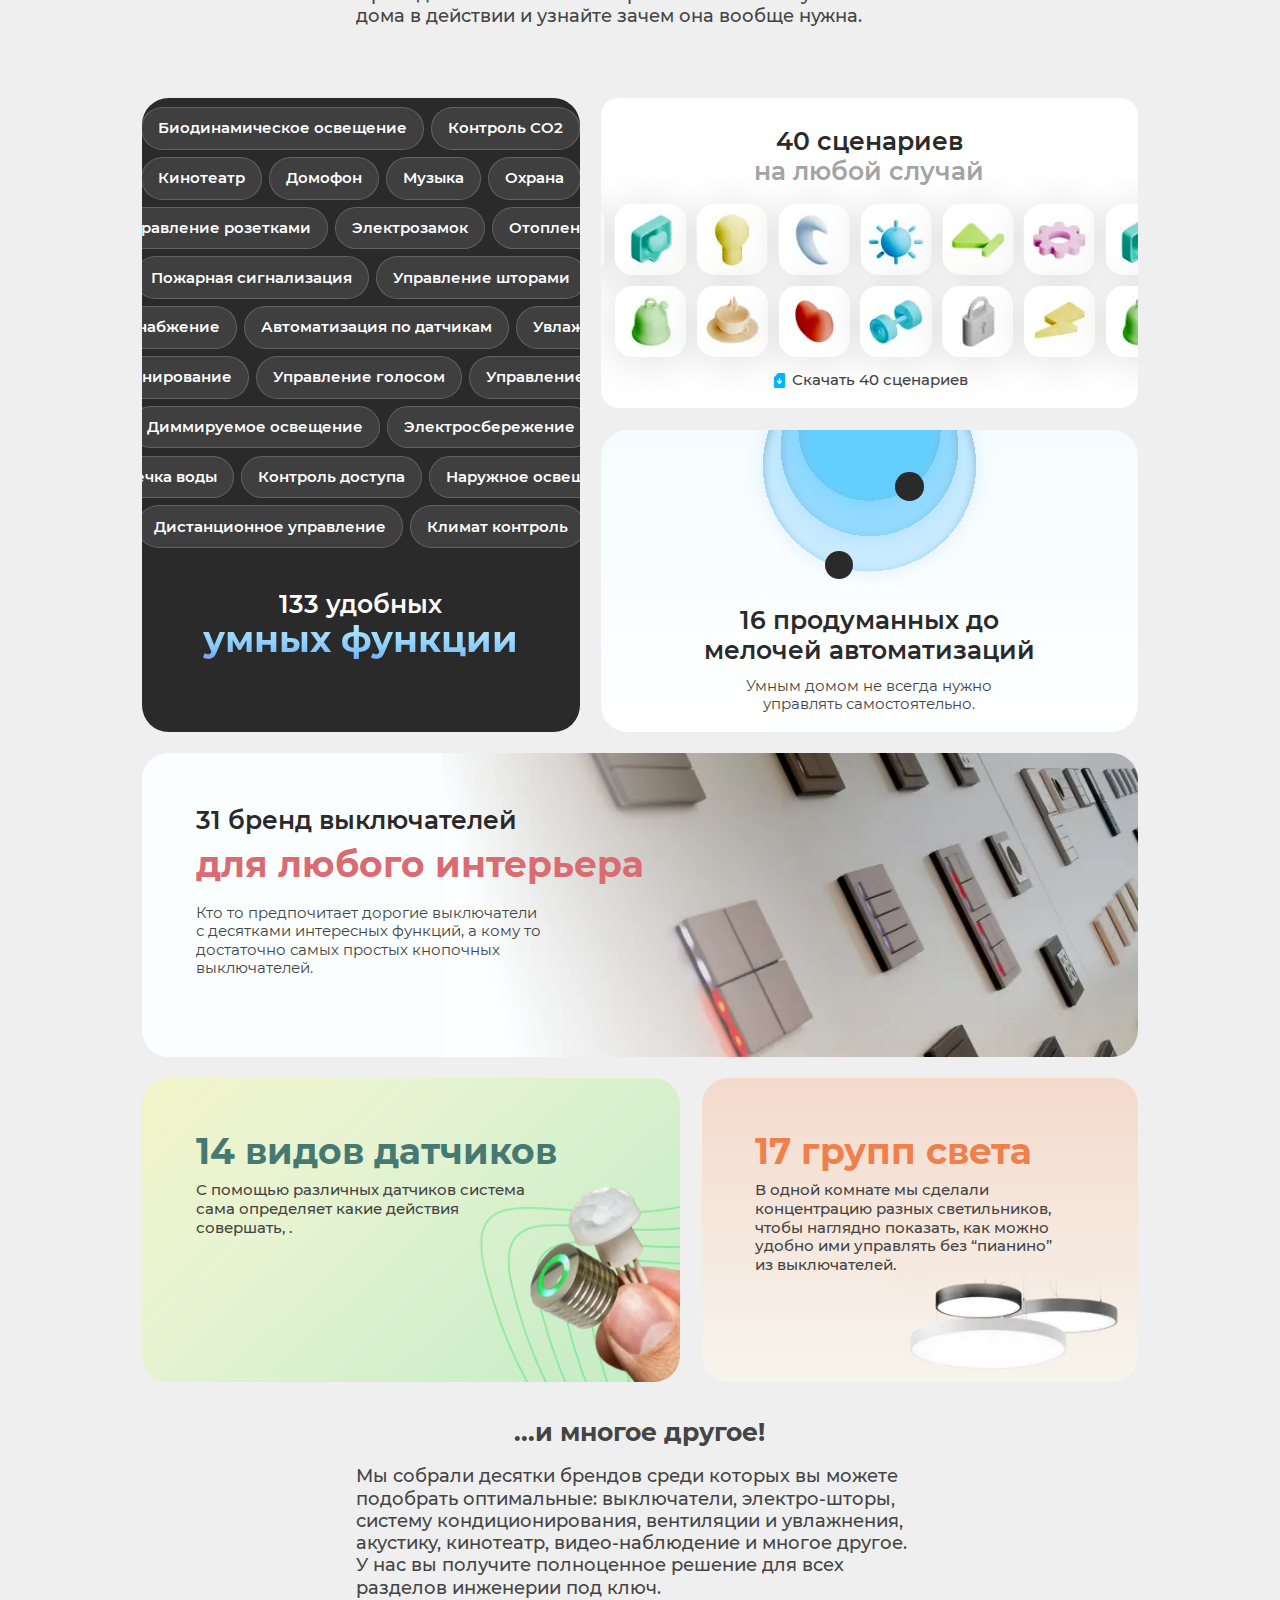
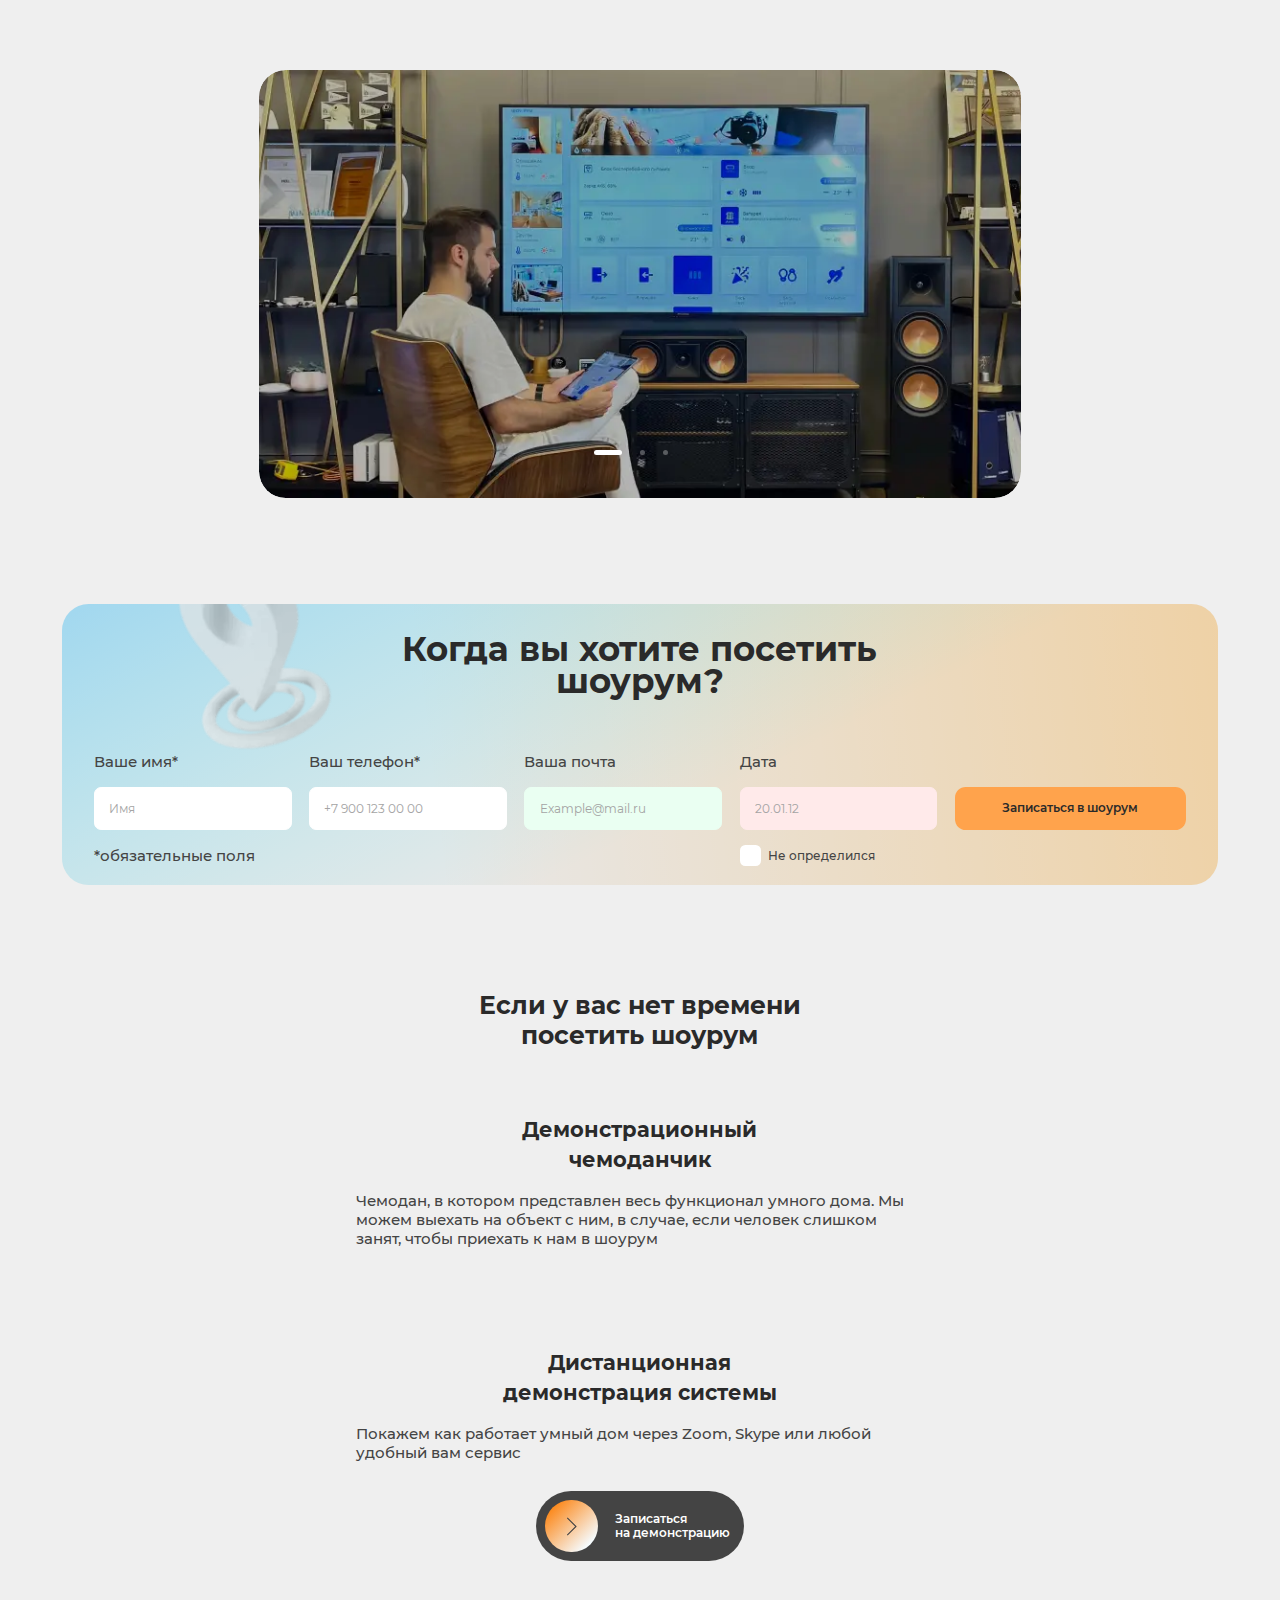
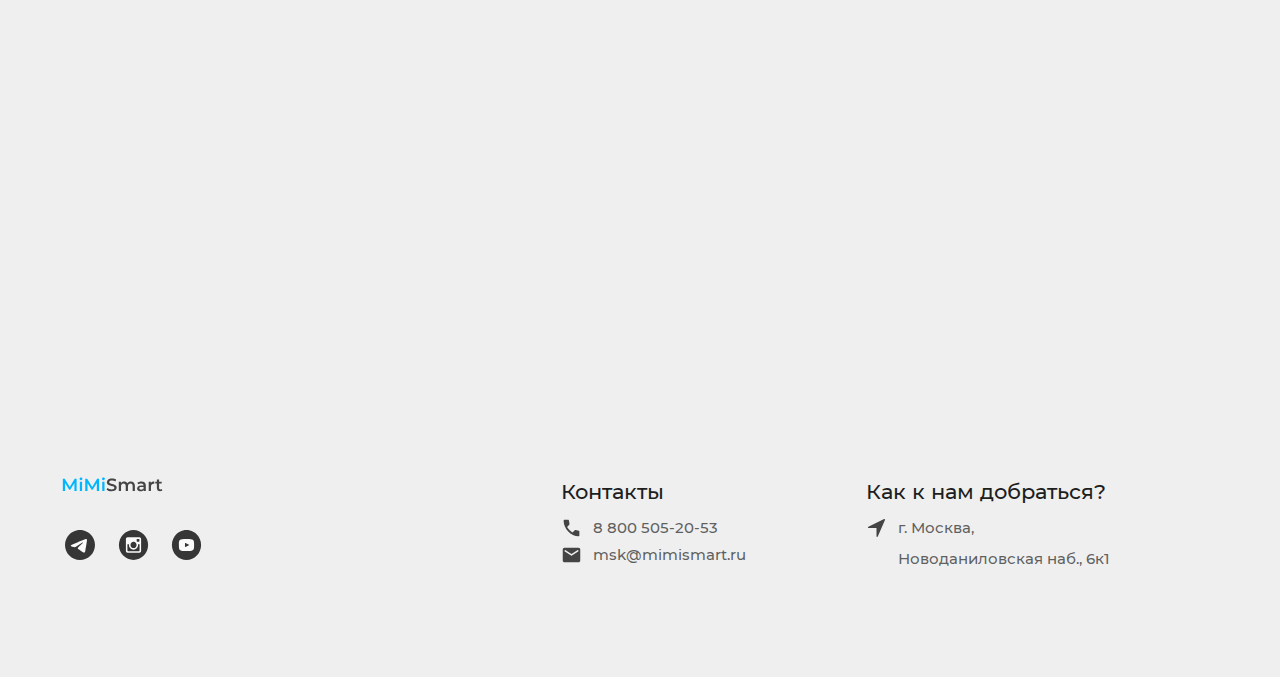
<file: showroom.html>
<!DOCTYPE html> <html lang="ru">

<head>
    <meta charset="UTF-8">
    <meta name="viewport" content="width=device-width, initial-scale=1.0">
    <meta name="description" content="">
    <meta name="keywords" content="">
    <link rel="stylesheet" href="css/libs.min.css">
    <link rel="stylesheet" href="css/style.min.css">
    <title>Главная</title>
</head>

<body class="m-page showroom-page">
    <div class="wrapper">
        <header class="header">
            <div class="container _big">
    <div class="header__inner">
        <a href="" class="header__logo">
            <img src="img/logo.svg" alt="">
        </a>
        <button class="burger">
            <img src="img/burger.svg" alt="" class="_view1">
            <img src="img/burger2.svg" alt="" class="_view2">
        </button>
        <div class="menu">
            <nav class="nav">
                <a href="" class="nav__link"><span>Функционал</span></a>
                <a href="" class="nav__link"><span>Оборудование</span></a>
                <a href="" class="nav__link"><span>Комплексные решения</span></a>
                <a href="" class="nav__link"><span>Услуги и цены</span></a>
                <a href="" class="nav__link"><span>Проекты</span></a>
                <a href="" class="nav__link"><span>О нас</span></a>
                <a href="" class="nav__link"><span>Контакты</span></a>
            </nav>
            <a href="" class="header__phone">
                <img src="img/phone.svg" alt="">
                <span class="text14 semi-bold-text">
                    +7 495 189-69-67
                </span>
            </a>
        </div>
    </div>
</div>

        </header>
        <main class="content">

            <section class="main main2 showroom-main">
                <div class="container _big">
                    <div class="breadcrumbs">
                        <a href="" class="breadcrumbs__item">Главная</a>
                        <span class="breadcrumbs__item">FAQ</span>
                    </div>

                    <div class="info-block">
                        <div class="info-block__top">
                            <div class="badge">
                                <span class="text14">шоурум</span>
                            </div>
                        </div>
                        <div class="text48 text30-mob bold-text">
                            Посетите <br> наш умный дом
                        </div>
                        <div class="text17">
                            Испытай технологии будущего дома уже сейчас
                        </div>
                    </div>
                    <div class="calc-btn__wrap">
    <button class="calc-btn">
        <span class="calc-btn__icon">
            <img src="img/arrow.svg" alt="">
        </span>
        <span class="calc-btn__text text17">
            Рассчитать <br> стоимость
        </span>
    </button>
</div>

                    <img src="img/showroom.png" alt="" class="showroom-main__img">
                    <img src="img/faq2.png" alt="" class="faq-main__img2">
                </div>
            </section>

            <section class="showroom">
                <div class="invent-slider _slider">
    <div class="swiper-container">
        <div class="swiper-wrapper">
            <div class="swiper-slide">
                <div class="invent-slider__img">
                    <img loading="lazy" src="img/invent.webp" alt="">
                </div>
            </div>
            <div class="swiper-slide">
                <div class="invent-slider__img">
                    <img loading="lazy" src="img/invent.webp" alt="">
                </div>
            </div>
            <div class="swiper-slide">
                <div class="invent-slider__img">
                    <img loading="lazy" src="img/invent.webp" alt="">
                </div>
            </div>
        </div>
    </div>
    <div class="swiper-pagination _white"></div>
</div>

                <div class="container _big">
                    <div class="showroom__content">
                        <div class="text38 text24-mob bold-text black-text2">
                            За 17 лет это уже <br> 6 версия нашего шоурума
                        </div>
                        <div class="showroom__text text20">
                            <p>Мы побывали, наверное, в каждом российском и во многих европейских шоурумах. Каждый раз дополняли функционал самыми технологичными и интересными и решениями по управлению освещением, климатом, системами безопасности, мультимедия и многим другим.</p>
                            <p>Создали решения, которых нет ни у одного производителя умных домов в мире. Продумали каждую деталь приложения, оборудования и сценариев работы. Создали решения, которых нет ни у одного производителя умных домов в мире. Продумали каждую деталь приложения, оборудования и сценариев работы. </p>
                            <p>Ремонт делается всего несколько раз в жизни, мы поможем сделать его правильным с технической стороны. (это можно выделить)</p>
                            <p>Приходите и испытайте как работает система умного дома в действии и узнайте зачем она вообще нужна.</p>
                        </div>
                    </div>
                </div>
            </section>

            <section class="showroom-info">
                <div class="container">
                    <div class="showroom-info__grid">
                        <div class="functions">
                            <div class="functions__rows">
                                <div class="functions__row">
                                    <div class="functions-item _yellow">
                                        <span>Биодинамическое освещение</span>
                                    </div>
                                    <div class="functions-item">
                                        <span>Контроль CO2</span>
                                    </div>
                                </div>
                                <div class="functions__row">
                                    <div class="functions-item">
                                        <span>Кинотеатр</span>
                                    </div>
                                    <div class="functions-item">
                                        <span>Домофон</span>
                                    </div>
                                    <div class="functions-item">
                                        <span>Музыка</span>
                                    </div>
                                    <div class="functions-item">
                                        <span>Охрана</span>
                                    </div>
                                </div>
                                <div class="functions__row">
                                    <div class="functions-item">
                                        <span>Управление розетками</span>
                                    </div>
                                    <div class="functions-item">
                                        <span>Электрозамок</span>
                                    </div>
                                    <div class="functions-item">
                                        <span>Отопление</span>
                                    </div>
                                </div>
                                <div class="functions__row">
                                    <div class="functions-item">
                                        <span>Пожарная сигнализация</span>
                                    </div>
                                    <div class="functions-item">
                                        <span>Управление шторами</span>
                                    </div>
                                </div>
                                <div class="functions__row">
                                    <div class="functions-item">
                                        <span>Водоснабжение</span>
                                    </div>
                                    <div class="functions-item">
                                        <span>Автоматизация по датчикам</span>
                                    </div>
                                    <div class="functions-item">
                                        <span>Увлажнение</span>
                                    </div>
                                </div>
                                <div class="functions__row">
                                    <div class="functions-item">
                                        <span>Кондиционирование</span>
                                    </div>
                                    <div class="functions-item _green">
                                        <span>Управление голосом</span>
                                    </div>
                                    <div class="functions-item">
                                        <span>Управление шторами</span>
                                    </div>
                                </div>
                                <div class="functions__row">
                                    <div class="functions-item">
                                        <span>Диммируемое освещение</span>
                                    </div>
                                    <div class="functions-item">
                                        <span>Электросбережение</span>
                                    </div>
                                </div>
                                <div class="functions__row">
                                    <div class="functions-item _blue">
                                        <span>Протечка воды</span>
                                    </div>
                                    <div class="functions-item">
                                        <span>Контроль доступа</span>
                                    </div>
                                    <div class="functions-item">
                                        <span>Наружное освещение</span>
                                    </div>
                                </div>
                                <div class="functions__row">
                                    <div class="functions-item">
                                        <span>Дистанционное управление</span>
                                    </div>
                                    <div class="functions-item">
                                        <span>Климат контроль </span>
                                    </div>
                                </div>
                            </div>
                            <div class="functions__text">
                                <div class="text28 text24-mob semi-bold-text">
                                    133 удобных
                                </div>
                                <div class="functions__title">
                                    умных функции
                                </div>
                            </div>
                        </div>
                        <div class="scenario">
                            <div class="scenario__top black-text2">
                                <div class="text28 text24-mob semi-bold-text">
                                    40 сценариев <br>
                                    <span class="gray-text">на любой случай</span>
                                </div>
                            </div>
                            <div class="scenario-feed _feed1">
                                <div class="swiper-container">
                                    <div class="swiper-wrapper">
                                        <div class="swiper-slide">
                                            <div class="scenario-card">
                                                <img loading="lazy" src="img/scenario7.webp" alt="">
                                            </div>
                                        </div>
                                        <div class="swiper-slide">
                                            <div class="scenario-card">
                                                <img loading="lazy" src="img/scenario8.webp" alt="">
                                            </div>
                                        </div>
                                        <div class="swiper-slide">
                                            <div class="scenario-card">
                                                <img loading="lazy" src="img/scenario9.webp" alt="">
                                            </div>
                                        </div>
                                        <div class="swiper-slide">
                                            <div class="scenario-card">
                                                <img loading="lazy" src="img/scenario10.webp" alt="">
                                            </div>
                                        </div>
                                        <div class="swiper-slide">
                                            <div class="scenario-card">
                                                <img loading="lazy" src="img/scenario11.webp" alt="">
                                            </div>
                                        </div>
                                        <div class="swiper-slide">
                                            <div class="scenario-card">
                                                <img loading="lazy" src="img/scenario12.webp" alt="">
                                            </div>
                                        </div>
                                    </div>
                                </div>
                            </div>
                            <div class="scenario-feed _feed2">
                                <div class="swiper-container">
                                    <div class="swiper-wrapper">
                                        <div class="swiper-slide">
                                            <div class="scenario-card">
                                                <img loading="lazy" src="img/scenario13.webp" alt="">
                                            </div>
                                        </div>
                                        <div class="swiper-slide">
                                            <div class="scenario-card">
                                                <img loading="lazy" src="img/scenario14.webp" alt="">
                                            </div>
                                        </div>
                                        <div class="swiper-slide">
                                            <div class="scenario-card">
                                                <img loading="lazy" src="img/scenario15.webp" alt="">
                                            </div>
                                        </div>
                                        <div class="swiper-slide">
                                            <div class="scenario-card">
                                                <img loading="lazy" src="img/scenario16.webp" alt="">
                                            </div>
                                        </div>
                                        <div class="swiper-slide">
                                            <div class="scenario-card">
                                                <img loading="lazy" src="img/scenario17.webp" alt="">
                                            </div>
                                        </div>
                                        <div class="swiper-slide">
                                            <div class="scenario-card">
                                                <img loading="lazy" src="img/scenario18.webp" alt="">
                                            </div>
                                        </div>
                                    </div>
                                </div>
                            </div>
                            <div class="scenario__nav">
                                <a href="" class="scenario__download">
                                    <img loading="lazy" src="img/download.svg" alt="">
                                    <span class="text17 text15-mob">
                                        Скачать 40 сценариев
                                    </span>
                                </a>
                            </div>
                        </div>
                        <div class="trifle">
                            <div class="trifle__top">
                                <img loading="lazy" src="img/rounds.svg" alt="" class="trifle__rounds">
                                <div class="trifle__icon trifle__icon1">
                                    <img loading="lazy" src="img/trifle-icon.svg" alt="">
                                </div>
                                <div class="trifle__icon trifle__icon2">
                                    <img loading="lazy" src="img/trifle-icon2.svg" alt="">
                                </div>
                            </div>
                            <div class="trifle__messages">
                                <div class="message">
                                    <div class="text17">Обнаружено движение — включить свет</div>
                                </div>
                                <div class="message">
                                    <div class="text17">CO2 быстро растет — включить вытяжку</div>
                                </div>
                            </div>
                            <div class="trifle__text">
                                <div class="text28 text24-mob semi-bold-text black-text2">
                                    16 продуманных до мелочей автоматизаций
                                </div>
                                <div class="text17 text15-mob regular-text">
                                    Умным домом не всегда нужно управлять самостоятельно.
                                </div>
                            </div>
                        </div>
                    </div>
                    <div class="brands">
                        <div class="brands__content">
                            <div class="text28 text20-mob black-text2 semi-bold-text">
                                31 бренд выключателей
                            </div>
                            <div class="text40 text24-mob bold-text">
                                для любого интерьера
                            </div>
                            <div class="brands__desc">
                                <div class="text17 text15-mob">
                                    Кто то предпочитает дорогие выключатели с десятками интересных функций, а кому то достаточно самых простых кнопочных выключателей.
                                </div>
                            </div>
                        </div>
                        <div class="brands__img">
                            <img loading="lazy" src="img/brands.webp" alt="" class="_view1">
                            <img loading="lazy" src="img/brands2.webp" alt="" class="_view2">
                        </div>
                    </div>
                    <div class="types">
                        <div class="type-card">
                            <div class="type-card__content">
                                <div class="text40 text24-mob bold-text">
                                    14 видов датчиков
                                </div>
                                <div class="text17 text15-mob">
                                    С помощью различных датчиков система сама определяет какие действия совершать, .
                                </div>
                            </div>
                            <img loading="lazy" src="img/type.webp" alt="" class="type-card__img">
                        </div>
                        <div class="type-card _red _small">
                            <div class="type-card__content">
                                <div class="text40 text24-mob bold-text">
                                    17 групп света
                                </div>
                                <div class="text17 text15-mob">
                                    В одной комнате мы сделали концентрацию разных светильников, чтобы наглядно показать, как можно удобно ими управлять без “пианино” из выключателей.
                                </div>
                            </div>
                            <img loading="lazy" src="img/type2.webp" alt="" class="type-card__img">
                        </div>
                    </div>
                    <div class="showroom__content">
                        <div class="text28 text24-mob text-center bold-text">
                            ...и многое другое!
                        </div>
                        <div class="showroom__text text20">
                            <p>Мы собрали десятки брендов среди которых вы можете подобрать оптимальные: выключатели, электро-шторы,  систему кондиционирования, вентиляции и увлажнения, акустику, кинотеатр, видео-наблюдение и многое другое. У нас вы получите полноценное решение для всех разделов инженерии под ключ.</p>
                        </div>
                    </div>
                    <div class="invent-slider _slider">
    <div class="swiper-container">
        <div class="swiper-wrapper">
            <div class="swiper-slide">
                <div class="invent-slider__img">
                    <img loading="lazy" src="img/invent.webp" alt="">
                </div>
            </div>
            <div class="swiper-slide">
                <div class="invent-slider__img">
                    <img loading="lazy" src="img/invent.webp" alt="">
                </div>
            </div>
            <div class="swiper-slide">
                <div class="invent-slider__img">
                    <img loading="lazy" src="img/invent.webp" alt="">
                </div>
            </div>
        </div>
    </div>
    <div class="swiper-pagination _white"></div>
</div>

                </div>
            </section>

            <section class="consult">
                <div class="container _big">
    <div class="consult__inner">
        <img src="img/mark2.webp" alt="" class="consult__img">
        <div class="consult__top">
            <div class="text38 text30-mob bold-text">
                Когда вы хотите посетить шоурум?
            </div>
        </div>
        <form class="consult-form">
            <fieldset class="fg">
                <label class="text17">Ваше имя*</label>
                <input type="text" placeholder="Имя">
            </fieldset>
            <fieldset class="fg">
                <label class="text17">Ваш телефон*</label>
                <input type="text" placeholder="+7 900 123 00 00">
            </fieldset>
            <fieldset class="fg">
                <label class="text17">Ваша почта</label>
                <input class="_success-field" type="text" placeholder="Example@mail.ru">
            </fieldset>
            <fieldset class="fg">
                <label class="text17">Дата</label>
                <input class="_error-field" type="text" placeholder="20.01.12">
            </fieldset>
            <div class="consult-form__check m-check">
                <input type="checkbox">
                <label><span class="text14">Не определился</span></label>
            </div>
            <button class="consult-form__btn m-btn m-btn-primary">
                <span>Записаться в шоурум</span>
            </button>
            <div class="consult-form__hint">
                <div class="text17"> *обязательные поля</div>
            </div>
        </form>
    </div>
</div>

            </section>

            <section class="showroom-visit">
                <div class="container">
                    <div class="showroom-visit__top black-text2">
                        <div class="text28 text24-mob bold-text">
                            Если у вас нет времени посетить шоурум
                        </div>
                    </div>
                    <div class="showroom-visit__items">
                        <div class="visit-card">
                            <div class="visit-card__img">
                                <img loading="lazy" src="img/visit.webp" alt="">
                            </div>
                            <div class="visit-card__content">
                                <div class="text24 text20-mob bold-text black-text2">
                                    Демонстрационный чемоданчик
                                </div>
                                <div class="text17 text14-mob">
                                    Чемодан, в котором представлен весь функционал умного дома. Мы можем выехать на объект с ним, в случае, если человек слишком занят, чтобы приехать к нам в шоурум
                                </div>
                            </div>
                        </div>
                        <div class="visit-card">
                            <div class="visit-card__img">
                                <img loading="lazy" src="img/visit2.webp" alt="">
                            </div>
                            <div class="visit-card__content">
                                <div class="text24 text20-mob bold-text black-text2">
                                    Дистанционная демонстрация системы
                                </div>
                                <div class="text17 text14-mob">
                                    Покажем как работает умный дом через Zoom, Skype или любой удобный вам сервис
                                </div>
                            </div>
                        </div>
                    </div>
                    <div class="calc-btn__wrap">
                        <button class="calc-btn">
                            <span class="calc-btn__icon">
                                <img loading="lazy" src="img/arrow.svg" alt="">
                            </span>
                            <span class="calc-btn__text text13">
                                Записаться <br>
                                на демонстрацию
                            </span>
                        </button>
                    </div>
                </div>
            </section>

            <section class="map">
    <script type="text/javascript" charset="utf-8" async src="https://api-maps.yandex.ru/services/constructor/1.0/js/?um=constructor%3Ae721eb0ec1b62ed722f91af28536dfd20a739d995f7527f58890d567bf996b6e&amp;width=100%&amp;height=100%&amp;lang=ru_RU&amp;scroll=true"></script>
</section>


        </main>
        <footer class="footer">
            <div class="container _big">
    <div class="footer__inner">
        <div class="footer__col">
            <a href="" class="footer__logo">
                <img src="img/logo.svg" alt="">
            </a>

            <div class="social">
                <a href="" class="social__item">
                    <img src="img/tg.svg" alt="">
                </a>
                <a href="" class="social__item">
                    <img src="img/ig.svg" alt="">
                </a>
                <a href="" class="social__item">
                    <img src="img/yb.svg" alt="">
                </a>
            </div>
        </div>
        <div class="footer__col">
            <div class="text24">Контакты</div>
            <div class="footer__items">
                <a href="tel:88005052053" class="footer__item">
                    <img src="img/phone.svg" alt="">
                    <span class="text17">
                        8 800 505-20-53
                    </span>
                </a>
                <a href="mailto:msk@mimismart.ru" class="footer__item">
                    <img src="img/mail.svg" alt="">
                    <span class="text17">
                        msk@mimismart.ru
                    </span>
                </a>
            </div>
        </div>
        <div class="footer__col">
            <div class="text24">Как к нам добраться?</div>
            <div class="footer__items">
                <div class="footer__item _address">
                    <img src="img/mark.svg" alt="">
                    <div class="footer__address">
                        <span class="text17">
                            г. Москва,
                        </span>
                    </div>
                    <div class="footer__street">
                        <span class="text17">
                            Новоданиловская наб., 6к1
                        </span>
                    </div>
                </div>
            </div>
        </div>
    </div>
</div>

        </footer>
    </div>

    <script src="js/libs.min.js"></script>
<script src="js/main.min.js"></script>

</body>

</html>
</file>
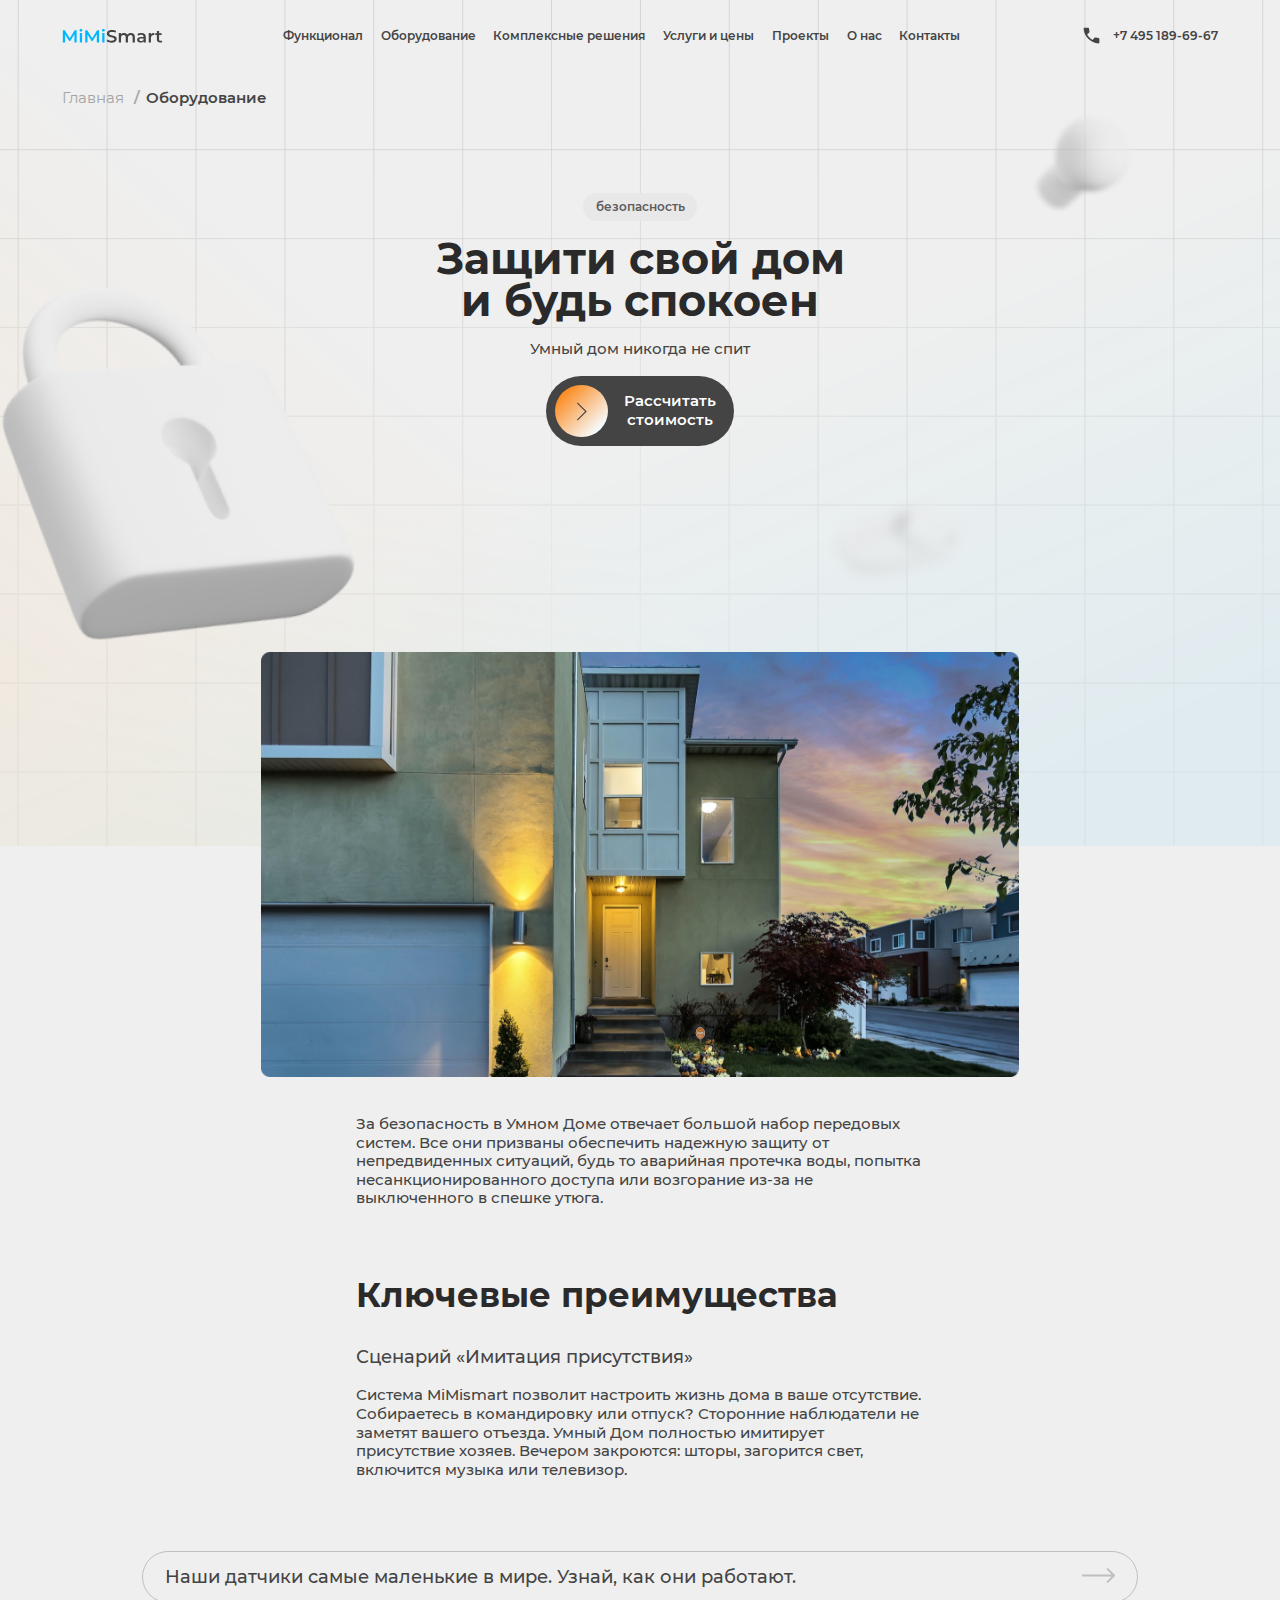
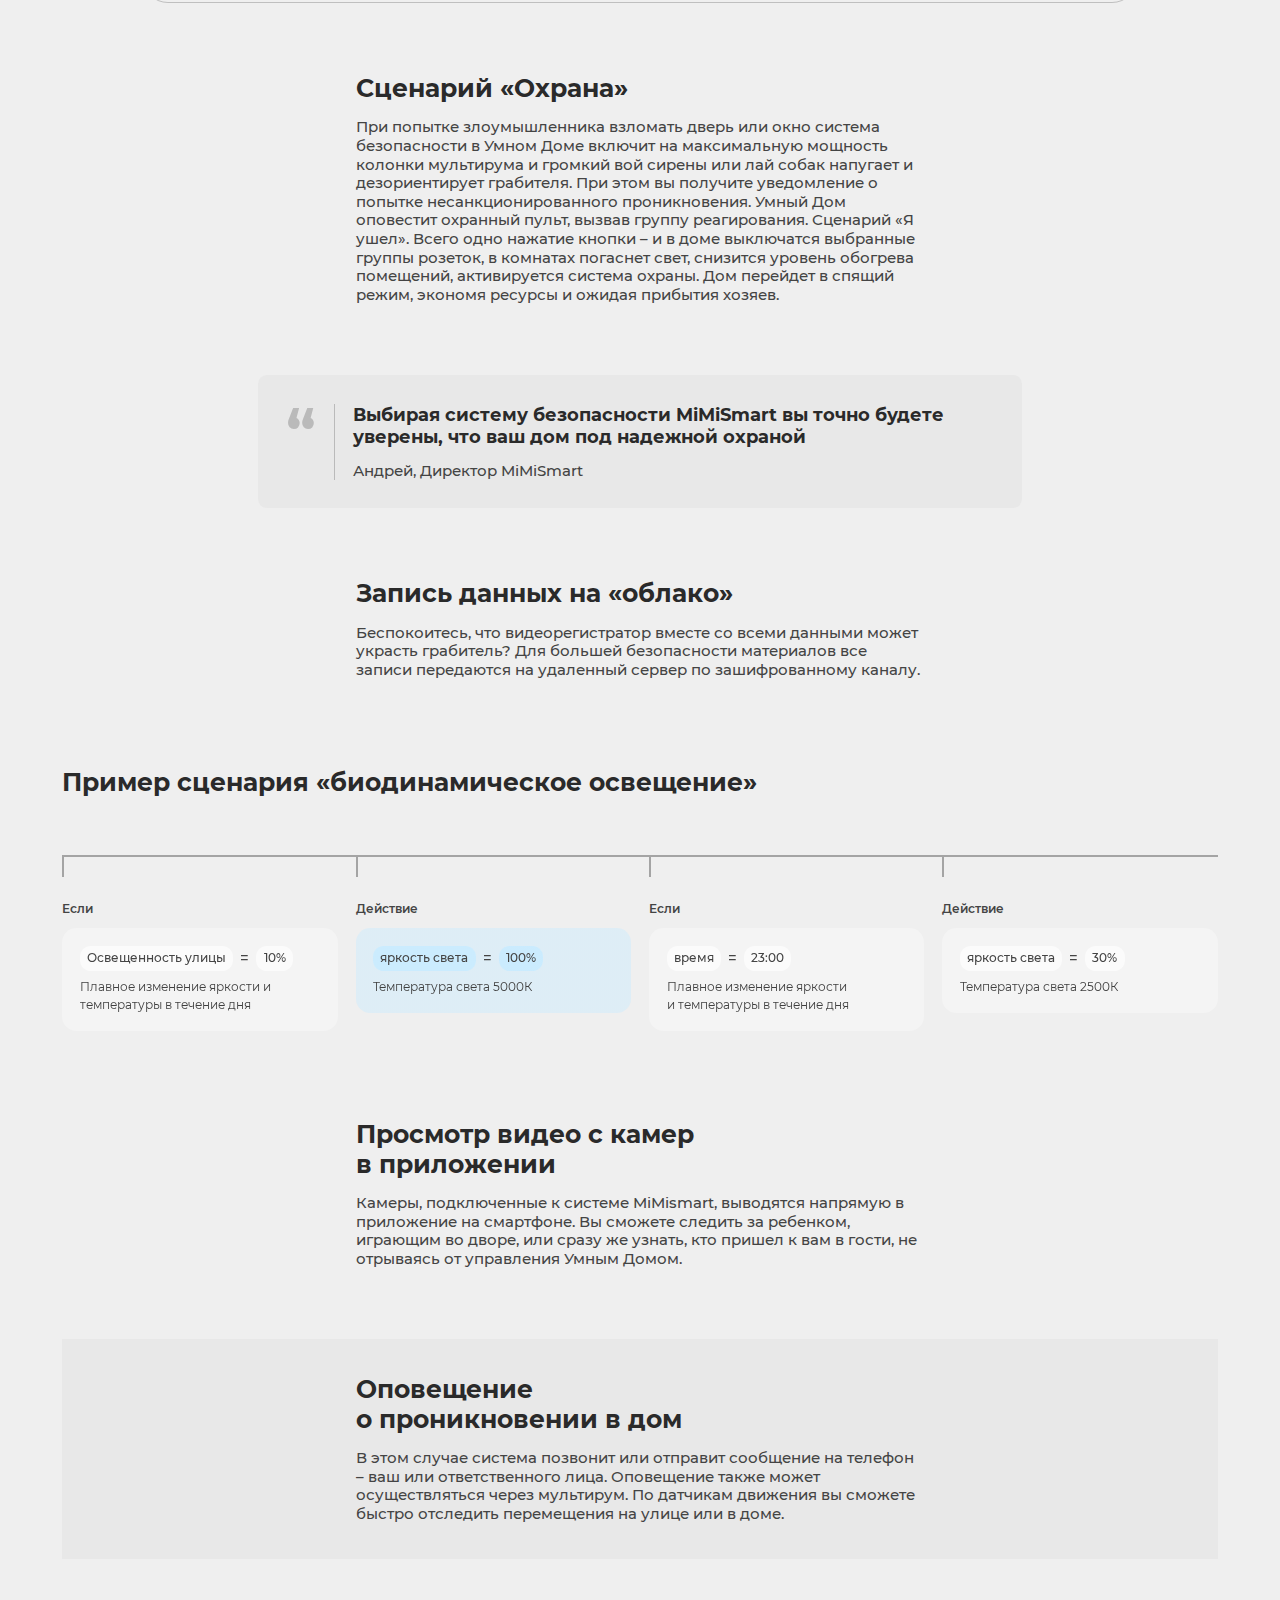
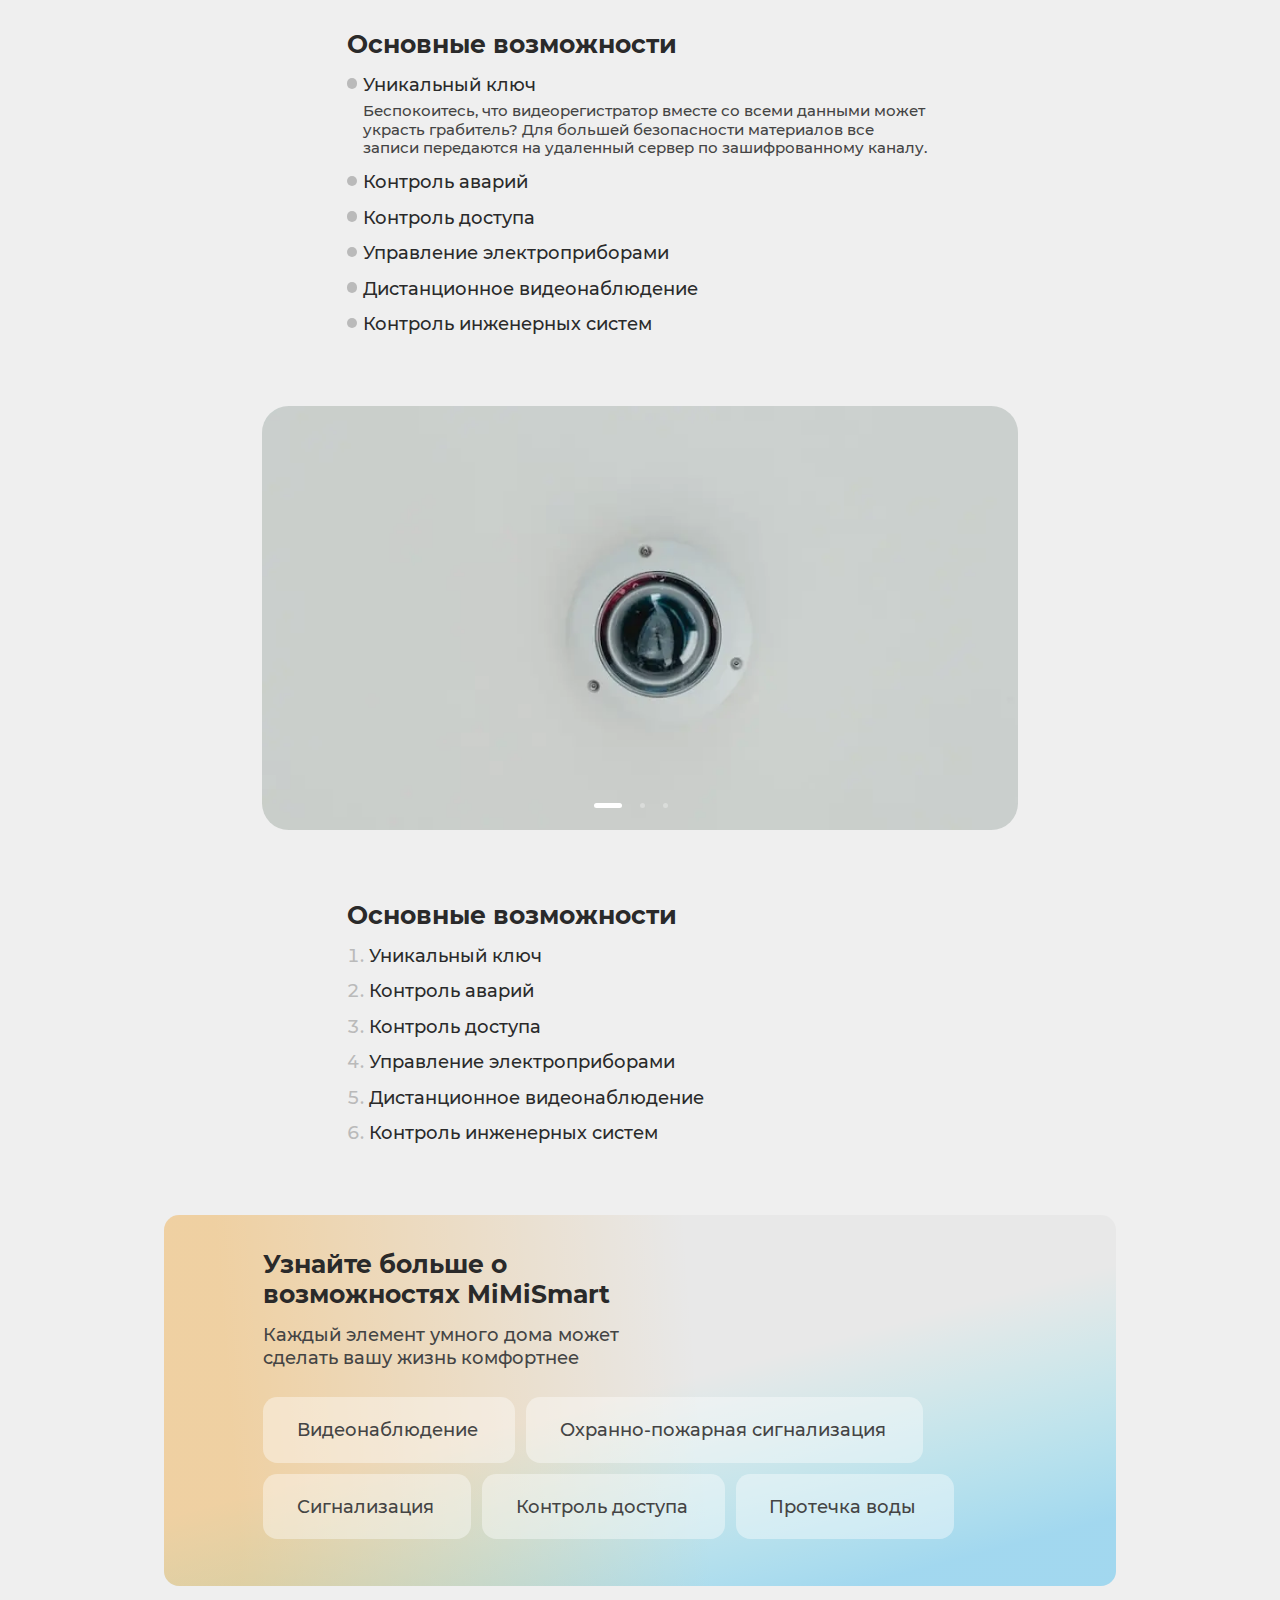
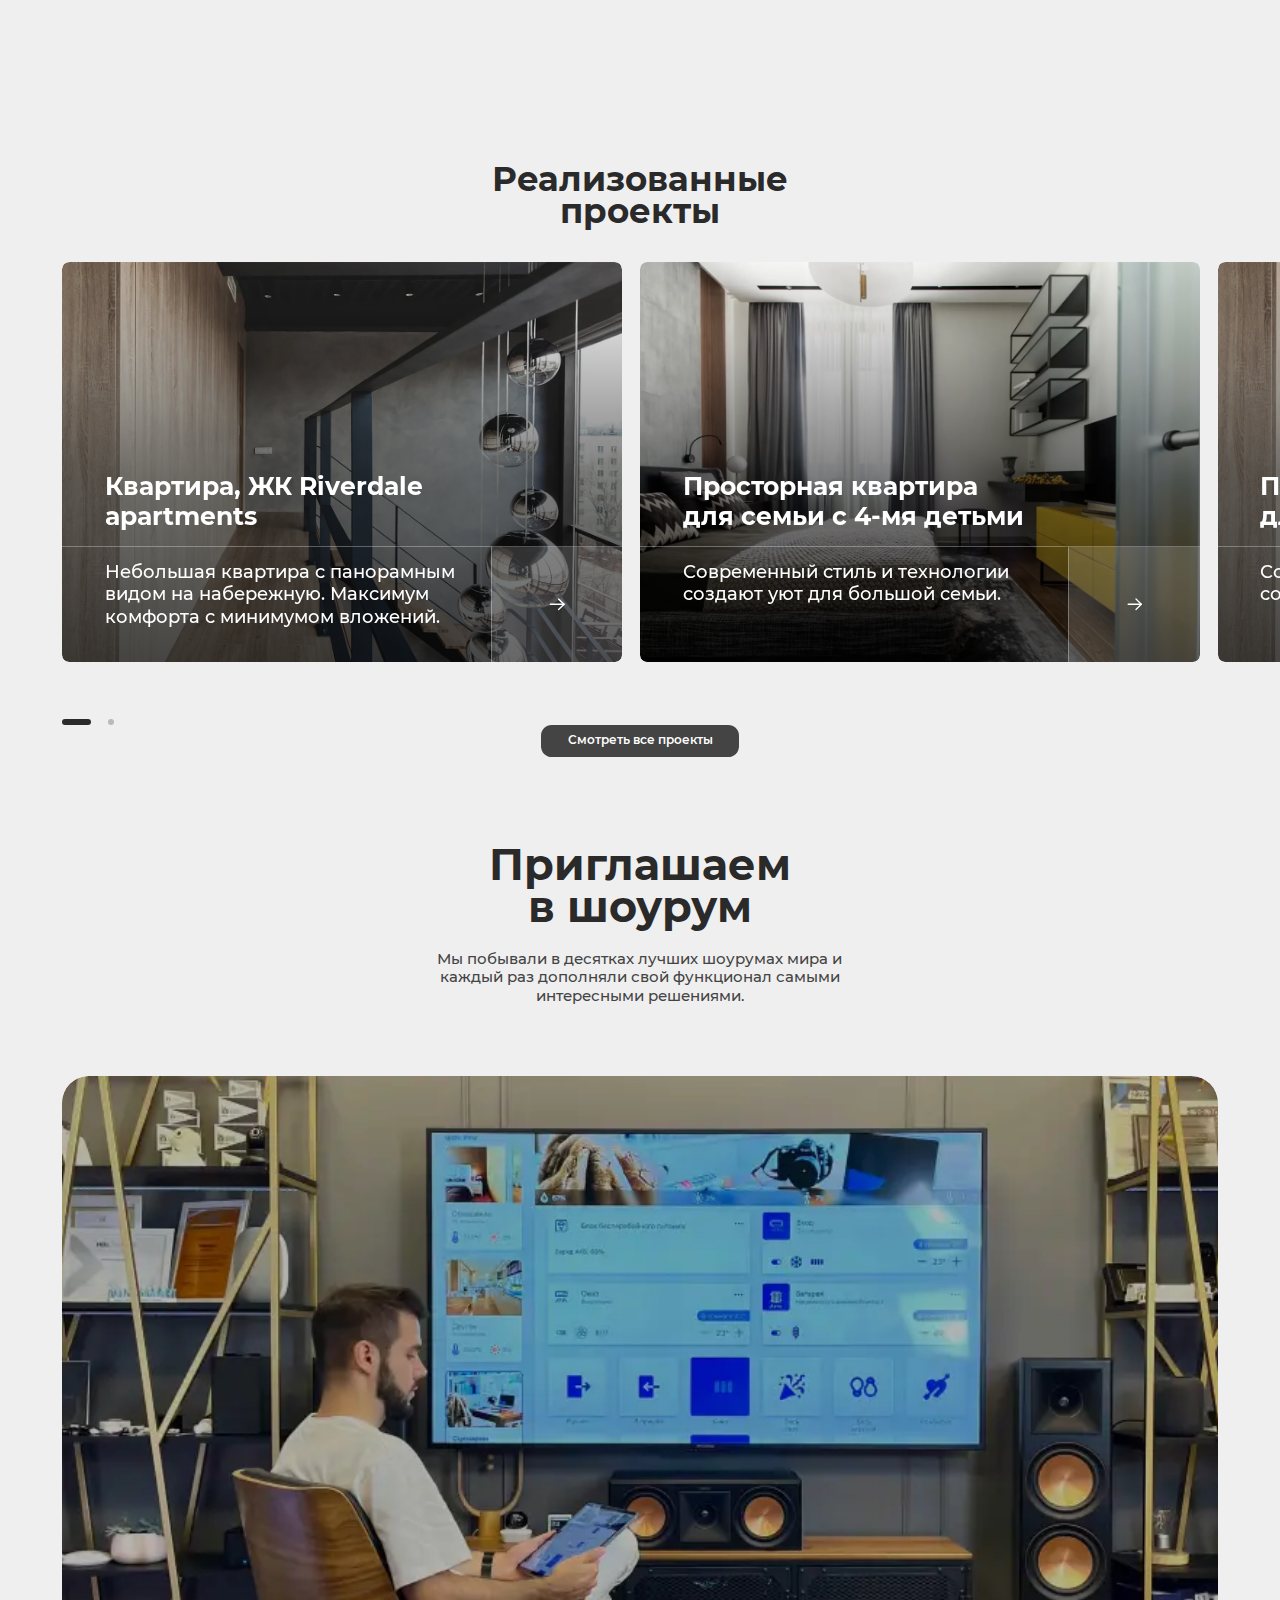
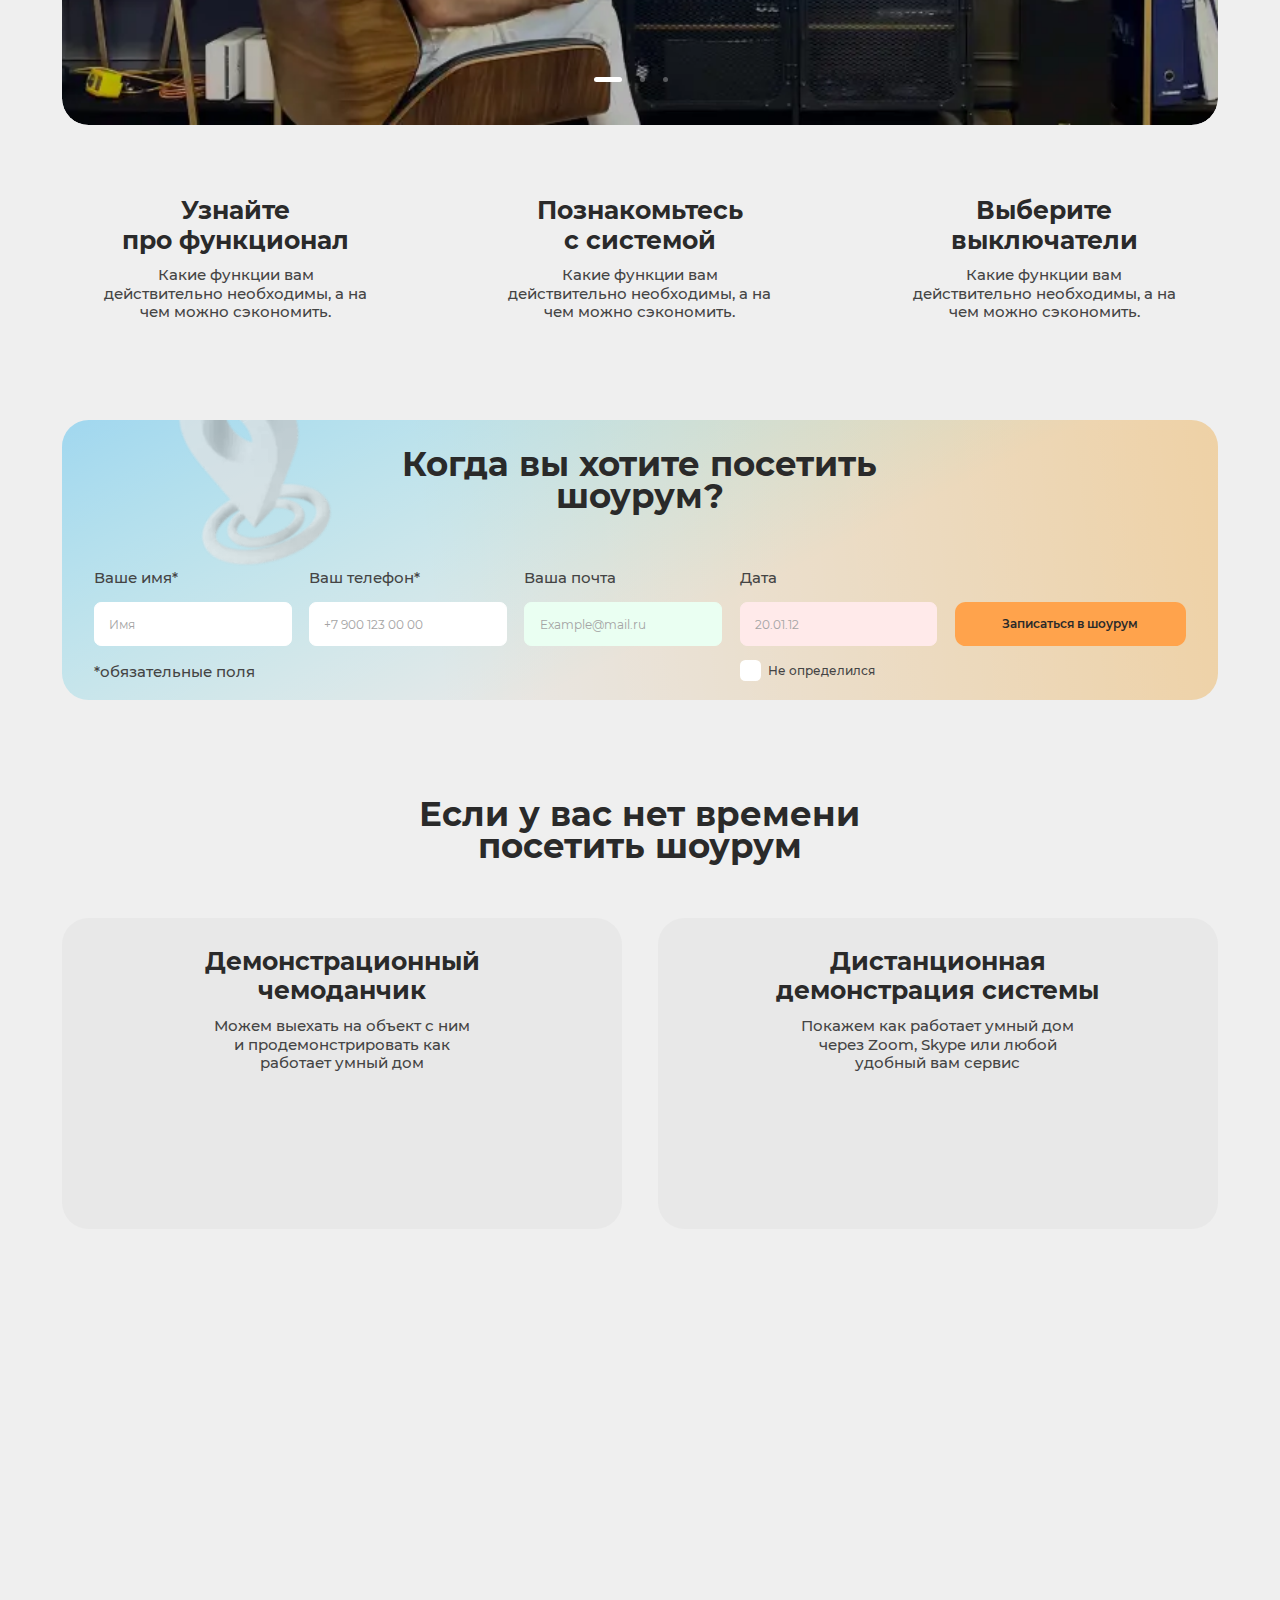
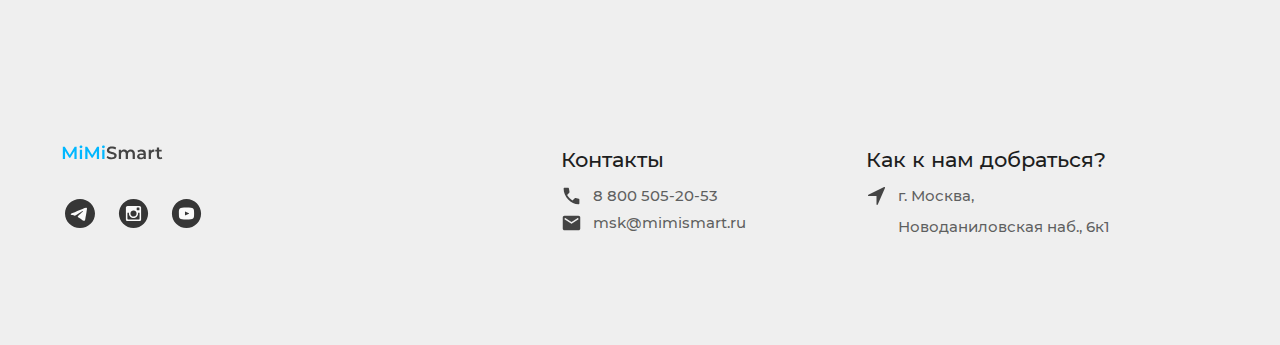
<file: template.html>
<!DOCTYPE html> <html lang="ru">

<head>
    <meta charset="UTF-8">
    <meta name="viewport" content="width=device-width, initial-scale=1.0">
    <meta name="description" content="">
    <meta name="keywords" content="">
    <link rel="stylesheet" href="css/libs.min.css">
    <link rel="stylesheet" href="css/style.min.css">
    <title>Главная</title>
</head>

<body class="m-page showroom-page">
    <div class="wrapper">
        <header class="header">
            <div class="container _big">
    <div class="header__inner">
        <a href="" class="header__logo">
            <img src="img/logo.svg" alt="">
        </a>
        <button class="burger">
            <img src="img/burger.svg" alt="" class="_view1">
            <img src="img/burger2.svg" alt="" class="_view2">
        </button>
        <div class="menu">
            <nav class="nav">
                <a href="" class="nav__link"><span>Функционал</span></a>
                <a href="" class="nav__link"><span>Оборудование</span></a>
                <a href="" class="nav__link"><span>Комплексные решения</span></a>
                <a href="" class="nav__link"><span>Услуги и цены</span></a>
                <a href="" class="nav__link"><span>Проекты</span></a>
                <a href="" class="nav__link"><span>О нас</span></a>
                <a href="" class="nav__link"><span>Контакты</span></a>
            </nav>
            <a href="" class="header__phone">
                <img src="img/phone.svg" alt="">
                <span class="text14 semi-bold-text">
                    +7 495 189-69-67
                </span>
            </a>
        </div>
    </div>
</div>

        </header>
        <main class="content">

            <section class="main main2 equipment-main">
                <div class="container _big">
                    <div class="breadcrumbs">
                        <a href="" class="breadcrumbs__item">Главная</a>
                        <span class="breadcrumbs__item">Оборудование</span>
                    </div>

                    <div class="info-block">
                        <div class="info-block__top">
                            <div class="badge">
                                <span class="text14">безопасность</span>
                            </div>
                        </div>
                        <div class="text48 text30-mob bold-text">
                            Защити свой дом <br> и&nbsp;будь спокоен
                        </div>
                        <div class="text17">
                            Умный дом никогда не спит
                        </div>
                    </div>
                    <div class="calc-btn__wrap">
                        <button class="calc-btn">
                            <span class="calc-btn__icon">
                                <img src="img/arrow.svg" alt="">
                            </span>
                            <span class="calc-btn__text text17">
                                Рассчитать <br> стоимость
                            </span>
                        </button>
                    </div>

                    <img src="img/equipment-main__img.png" alt="" class="equipment-main__img">
                    <img src="img/equipment-main__img2.png" alt="" class="equipment-main__img2">
                    <img src="img/equipment-main__img3.png" alt="" class="equipment-main__img3">
                </div>
            </section>

            <section class="safe-equipment">
                <div class="container">
                    <div class="safe-equipment__inner">
                        <div class="safe-equipment__img">
                            <img src="img/safe-equipment__img.png" alt="">
                        </div>
                        <div class="safe-equipment__desc desc medium-text">
                            <p class="text17 text14-mob">
                                За безопасность в Умном Доме отвечает большой набор передовых систем. Все они призваны обеспечить надежную защиту от непредвиденных ситуаций, будь то аварийная протечка воды, попытка несанкционированного доступа или возгорание из-за не выключенного в спешке утюга.
                            </p>
                        </div>
                    </div>
                </div>
            </section>

            <section class="advantages-equipment">
                <div class="container">
                    <div class="advantages-equipment__inner">
                        <div class="advantages-equipment__desc">
                            <div class="text38 bold-text text28-mob black-text2">Ключевые преимущества</div>
                            <div class="advantages-equipment__subtitle medium-text text20 text17-mob">Сценарий «Имитация&nbsp;присутствия»</div>
                            <div class="medium-text">
                                <p class="text17 text14-mob">Система MiMismart позволит настроить жизнь дома в ваше отсутствие. Собираетесь в командировку или отпуск? Сторонние наблюдатели не заметят вашего отъезда. Умный Дом полностью имитирует присутствие хозяев. Вечером закроются: шторы, загорится свет, включится музыка или телевизор.</p>
                            </div>
                        </div>
                        <a class="advantages-equipment__link" href="">
                            <span class="text20 text17-mob">Наши датчики самые маленькие в мире. Узнай, как они работают.</span>
                            <i>
                                <svg width="33" height="15" viewBox="0 0 33 15" fill="none" xmlns="http://www.w3.org/2000/svg">
                                    <path d="M32.7071 8.20711C33.0976 7.81658 33.0976 7.18342 32.7071 6.79289L26.3431 0.428932C25.9526 0.0384078 25.3195 0.0384078 24.9289 0.428932C24.5384 0.819457 24.5384 1.45262 24.9289 1.84315L30.5858 7.5L24.9289 13.1569C24.5384 13.5474 24.5384 14.1805 24.9289 14.5711C25.3195 14.9616 25.9526 14.9616 26.3431 14.5711L32.7071 8.20711ZM0 8.5H32V6.5H0V8.5Z" fill="#BFBFBF"></path>
                                </svg>
                            </i>
                        </a>
                    </div>
                </div>
            </section>

            <section class="advantages2-equipment">
                <div class="container">
                    <div class="advantages2-equipment__inner">
                        <div class="advantages2-equipment__desc">
                            <div class="text28 text24-mob bold-text black-text2">
                                Сценарий «Охрана»
                            </div>
                            <div class="advantages2-equipment__text medium-text">
                                <p class="text17 text14-mob">
                                    При попытке злоумышленника взломать дверь или окно система безопасности в Умном Доме включит на максимальную мощность колонки мультирума и громкий вой сирены или лай собак напугает и дезориентирует грабителя. При этом вы получите уведомление о попытке несанкционированного проникновения. Умный Дом оповестит охранный пульт, вызвав группу реагирования. Сценарий «Я ушел». Всего одно нажатие кнопки – и в доме выключатся выбранные группы розеток, в комнатах погаснет свет, снизится уровень обогрева помещений, активируется система охраны. Дом перейдет в спящий режим, экономя ресурсы и ожидая прибытия хозяев.
                                </p>
                            </div>
                        </div>
                        <div class="advantages2-equipment__quote">
                            <div class="advantages2-equipment__quote-icon">
                                <span>“</span>
                            </div>
                            <div class="advantages2-equipment__quote-desc">
                                <div class="advantages2-equipment__quote-text black-text2">Выбирая систему безопасности MiMiSmart вы точно будете уверены, что&nbsp;ваш дом под надежной охраной</div>
                                <div class="advantages2-equipment__quote-name">Андрей, Директор MiMiSmart</div>
                            </div>
                        </div>
                    </div>
                </div>
            </section>

            <section class="advantages3-equipment">
                <div class="container">
                    <div class="advantages3-equipment__inner">
                        <div class="text28 text24-mob bold-text black-text2">
                            Запись данных на «облако»
                        </div>
                        <div class="advantages3-equipment__text medium-text">
                            <p class="text17 text14-mob">
                                Беспокоитесь, что видеорегистратор вместе со всеми данными может украсть грабитель? Для большей безопасности материалов все записи передаются на удаленный сервер по зашифрованному каналу.
                            </p>
                        </div>
                    </div>
                </div>
            </section>

            <section class="examples">
                <div class="container _big">
                    <div class="text28 bold-text black-text2">
                        Пример сценария «биодинамическое освещение»
                    </div>
                    <div class="automation__items">
                        <div class="automation-item">
                            <div class="automation-item__top">
                                <div class="text14 semi-bold-text">
                                    Если
                                </div>
                            </div>
                            <div class="automation-card ">
    <div class="automation-card__top">
        <div class="automation-card__item">
            <span class="text14">Освещенность улицы</span>
        </div>
        <div class="automation-card__equal">
            <div class="text17">=</div>
        </div>
        <div class="automation-card__item">
            <span class="text14">10%</span>
        </div>
    </div>
    
    <div class="automation-card__desc">
        <div class="text14">Плавное изменение яркости и температуры в течение дня</div>
    </div>
</div>

                        </div>
                        <div class="automation-item">
                            <div class="automation-item__top">
                                <div class="text14 semi-bold-text">
                                    Действие
                                </div>
                            </div>
                            <div class="automation-card _blue">
    <div class="automation-card__top">
        <div class="automation-card__item">
            <span class="text14">яркость света</span>
        </div>
        <div class="automation-card__equal">
            <div class="text17">=</div>
        </div>
        <div class="automation-card__item">
            <span class="text14">100%</span>
        </div>
    </div>
    
    <div class="automation-card__desc">
        <div class="text14">Температура света 5000К</div>
    </div>
</div>

                        </div>
                        <div class="automation-item">
                            <div class="automation-item__top">
                                <div class="text14 semi-bold-text">
                                    Если
                                </div>
                            </div>
                            <div class="automation-card ">
    <div class="automation-card__top">
        <div class="automation-card__item">
            <span class="text14">время</span>
        </div>
        <div class="automation-card__equal">
            <div class="text17">=</div>
        </div>
        <div class="automation-card__item">
            <span class="text14">23:00</span>
        </div>
    </div>
    
    <div class="automation-card__desc">
        <div class="text14">Плавное изменение яркости и температуры в течение дня</div>
    </div>
</div>

                        </div>
                        <div class="automation-item">
                            <div class="automation-item__top">
                                <div class="text14 semi-bold-text">
                                    Действие
                                </div>
                            </div>
                            <div class="automation-card ">
    <div class="automation-card__top">
        <div class="automation-card__item">
            <span class="text14">яркость света</span>
        </div>
        <div class="automation-card__equal">
            <div class="text17">=</div>
        </div>
        <div class="automation-card__item">
            <span class="text14">30%</span>
        </div>
    </div>
    
    <div class="automation-card__desc">
        <div class="text14">Температура света 2500К</div>
    </div>
</div>

                        </div>
                    </div>
                </div>
            </section>

            <section class="advantages4-equipment">
                <div class="container">
                    <div class="advantages4-equipment__inner">
                        <div class="text28 text24-mob bold-text black-text2">
                            Просмотр видео с камер <br> в&nbsp;приложении
                        </div>
                        <div class="advantages4-equipment__text medium-text">
                            <p class="text17 text14-mob">
                                Камеры, подключенные к системе MiMismart, выводятся напрямую в приложение на смартфоне. Вы сможете следить за ребенком, играющим во дворе, или сразу же узнать, кто пришел к вам в гости, не отрываясь от управления Умным Домом.
                            </p>
                        </div>
                    </div>
                </div>
            </section>

            <section class="advantages5-equipment">
                <div class="container _big">
                    <div class="advantages5-equipment__inner">
                        <div class="advantages5-equipment__desc">
                            <div class="text28 text24-mob bold-text black-text2">
                                Оповещение <br> о&nbsp;проникновении&nbsp;в&nbsp;дом
                            </div>
                            <div class="advantages5-equipment__text medium-text">
                                <p class="text17 text14-mob">
                                    В этом случае система позвонит или отправит сообщение на телефон – ваш или ответственного лица. Оповещение также может осуществляться через мультирум. По датчикам движения вы сможете быстро отследить перемещения на улице или в доме.
                                </p>
                            </div>
                        </div>
                    </div>
                </div>
            </section>

            <section class="advantages6-equipment">
                <div class="container">
                    <div class="advantages6-equipment__inner">
                        <div class="advantages6-equipment__desc">
                            <div class="text28 text24-mob bold-text black-text2">Основные возможности</div>
                            <ul class="advantages6-equipment__list">
                                <li>
                                    <div class="advantages6-equipment__subtitle">Уникальный ключ</div>
                                    <div class="advantages6-equipment__text">
                                        <p>
                                            Беспокоитесь, что видеорегистратор вместе со всеми данными может украсть грабитель? Для большей безопасности материалов все записи передаются на удаленный сервер по зашифрованному каналу.
                                        </p>
                                    </div>
                                </li>
                                <li>
                                    <div class="advantages6-equipment__subtitle">Контроль аварий</div>
                                </li>
                                <li>
                                    <div class="advantages6-equipment__subtitle">Контроль доступа</div>
                                </li>
                                <li>
                                    <div class="advantages6-equipment__subtitle">Управление электроприборами</div>
                                </li>
                                <li>
                                    <div class="advantages6-equipment__subtitle">Дистанционное видеонаблюдение</div>
                                </li>
                                <li>
                                    <div class="advantages6-equipment__subtitle">Контроль инженерных систем</div>
                                </li>
                            </ul>
                        </div>
                        <div class="advantages6-equipment__slider _slider">
                            <div class="swiper-container">
                                <div class="swiper-wrapper">
                                    <div class="swiper-slide">
                                        <div class="invent-slider__img">
                                            <img loading="lazy" src="img/advantages-equipment__img.webp" alt="">
                                        </div>
                                    </div>
                                    <div class="swiper-slide">
                                        <div class="invent-slider__img">
                                            <img loading="lazy" src="img/advantages-equipment__img.webp" alt="">
                                        </div>
                                    </div>
                                    <div class="swiper-slide">
                                        <div class="invent-slider__img">
                                            <img loading="lazy" src="img/advantages-equipment__img.webp" alt="">
                                        </div>
                                    </div>
                                </div>
                            </div>
                            <div class="swiper-pagination _white"></div>
                        </div>

                    </div>
                </div>
            </section>

            <section class="advantages6-equipment">
                <div class="container">
                    <div class="advantages6-equipment__inner">
                        <div class="advantages6-equipment__desc">
                            <div class="text28 text24-mob bold-text black-text2">Основные возможности</div>
                            <ol class="advantages6-equipment__list2">
                                <li>
                                    <div class="advantages6-equipment__subtitle">Уникальный ключ</div>
                                </li>
                                <li>
                                    <div class="advantages6-equipment__subtitle">Контроль аварий</div>
                                </li>
                                <li>
                                    <div class="advantages6-equipment__subtitle">Контроль доступа</div>
                                </li>
                                <li>
                                    <div class="advantages6-equipment__subtitle">Управление электроприборами</div>
                                </li>
                                <li>
                                    <div class="advantages6-equipment__subtitle">Дистанционное видеонаблюдение</div>
                                </li>
                                <li>
                                    <div class="advantages6-equipment__subtitle">Контроль инженерных систем</div>
                                </li>
                            </ol>
                        </div>
                    </div>
                </div>
            </section>

            <section class="features-equipment">
                <div class="container">
                    <div class="features-equipment__inner">
                        <img loading="lazy" class="features-equipment__img" src="img/features-equipment__img.webp" alt="">
                        <img loading="lazy" class="features-equipment__img2" src="img/features-equipment__img2.webp" alt="">
                        <img loading="lazy" class="features-equipment__img3" src="img/features-equipment__img3.webp" alt="">
                        <div class="features-equipment__desc">
                            <div class="text28 text24-mob bold-text black-text2">Узнайте больше о возможностях MiMiSmart</div>
                            <div class="features-equipment__subtitle">
                                <p class="text20 text17-mob">Каждый элемент умного дома может сделать вашу жизнь комфортнее</p>
                            </div>
                        </div>
                        <div class="features-equipment__items">
                            <a href="" class="features-equipment__item">
                                <div class="features-equipment__item-icon">
                                    <img loading="lazy" src="img/features-equipment__icon.svg" alt="">
                                </div>
                                <div class="features-equipment__item-desc">
                                    <span>Видеонаблюдение</span>
                                </div>
                                <div class="features-equipment__item-icon2">
                                    <img loading="lazy" src="img/features-equipment__arrow.svg" alt="">
                                </div>
                            </a>
                            <a href="" class="features-equipment__item">
                                <div class="features-equipment__item-icon">
                                    <img loading="lazy" src="img/features-equipment__icon2.svg" alt="">
                                </div>
                                <div class="features-equipment__item-desc">
                                    <span>Охранно-пожарная сигнализация</span>
                                </div>
                                <div class="features-equipment__item-icon2">
                                    <img loading="lazy" src="img/features-equipment__arrow.svg" alt="">
                                </div>
                            </a>
                            <a href="" class="features-equipment__item">
                                <div class="features-equipment__item-icon">
                                    <img loading="lazy" src="img/features-equipment__icon3.svg" alt="">
                                </div>
                                <div class="features-equipment__item-desc">
                                    <span>Сигнализация</span>
                                </div>
                                <div class="features-equipment__item-icon2">
                                    <img loading="lazy" src="img/features-equipment__arrow.svg" alt="">
                                </div>
                            </a>
                            <a href="" class="features-equipment__item">
                                <div class="features-equipment__item-icon">
                                    <img loading="lazy" src="img/features-equipment__icon4.svg" alt="">
                                </div>
                                <div class="features-equipment__item-desc">
                                    <span>Контроль доступа</span>
                                </div>
                                <div class="features-equipment__item-icon2">
                                    <img loading="lazy" src="img/features-equipment__arrow.svg" alt="">
                                </div>
                            </a>
                            <a href="" class="features-equipment__item">
                                <div class="features-equipment__item-icon">
                                    <img loading="lazy" src="img/features-equipment__icon5.svg" alt="">
                                </div>
                                <div class="features-equipment__item-desc">
                                    <span>Протечка воды</span>
                                </div>
                                <div class="features-equipment__item-icon2">
                                    <img loading="lazy" src="img/features-equipment__arrow.svg" alt="">
                                </div>
                            </a>
                        </div>
                    </div>
                </div>
            </section>

            <section class="partners">
                <div class="container _big">
    <div class="partners__grid">
        <div class="partner-item">
            <img loading="lazy" src="img/partner.svg" alt="">
        </div>
        <div class="partner-item">
            <img loading="lazy" src="img/partner2.svg" alt="">
        </div>
        <div class="partner-item">
            <img loading="lazy" src="img/partner3.svg" alt="">
        </div>
        <div class="partner-item">
            <img loading="lazy" src="img/partner4.svg" alt="">
        </div>
        <div class="partner-item">
            <img loading="lazy" src="img/partner5.svg" alt="">
        </div>
        <div class="partner-item">
            <img loading="lazy" src="img/partner6.svg" alt="">
        </div>
        <div class="partner-item">
            <img loading="lazy" src="img/partner7.svg" alt="">
        </div>
    </div>
</div>

            </section>

            <section class="projects">
                <div class="container _big">
    <div class="info-block">
        <div class="text38 text30-mob bold-text">
            Реализованные
            проекты
        </div>
    </div>
    <div class="projects-slider _slider">
        <div class="swiper-container">
            <div class="swiper-wrapper">
                <div class="swiper-slide">
                    <a href="" class="project-card">
    <div class="project-card__img">
        <img loading="lazy" src="img/project.webp" alt="">
    </div>
    <div class="project-card__content">
        <div class="project-card__top">
            <div class="text28 text20-mob bold-text">
                Квартира, ЖК Riverdale apartments
            </div>
        </div>
        <div class="project-card__bottom">
            <div class="project-card__desc">
                <div class="text20 text15-mob">Небольшая квартира с панорамным видом на набережную. Максимум комфорта с минимумом вложений.</div>
            </div>
            <button class="project-card__btn">
                <img loading="lazy" src="img/arrow4.svg" alt="">
            </button>
        </div>
    </div>
</a>

                </div>
                <div class="swiper-slide">
                    <a href="" class="project-card">
    <div class="project-card__img">
        <img loading="lazy" src="img/project2.webp" alt="">
    </div>
    <div class="project-card__content">
        <div class="project-card__top">
            <div class="text28 text20-mob bold-text">
                Просторная квартира для семьи с 4-мя детьми
            </div>
        </div>
        <div class="project-card__bottom">
            <div class="project-card__desc">
                <div class="text20 text15-mob">Современный стиль и технологии создают уют для большой семьи.</div>
            </div>
            <button class="project-card__btn">
                <img loading="lazy" src="img/arrow4.svg" alt="">
            </button>
        </div>
    </div>
</a>

                </div>
                <div class="swiper-slide">
                    <a href="" class="project-card">
    <div class="project-card__img">
        <img loading="lazy" src="img/project.webp" alt="">
    </div>
    <div class="project-card__content">
        <div class="project-card__top">
            <div class="text28 text20-mob bold-text">
                Просторная квартира для семьи с 4-мя детьми
            </div>
        </div>
        <div class="project-card__bottom">
            <div class="project-card__desc">
                <div class="text20 text15-mob">Современный стиль и технологии создают уют для большой семьи.</div>
            </div>
            <button class="project-card__btn">
                <img loading="lazy" src="img/arrow4.svg" alt="">
            </button>
        </div>
    </div>
</a>

                </div>
            </div>
        </div>
        <div class="swiper-pagination"></div>
    </div>
    <div class="projects__nav">
        <a href="" class="projects__btn m-btn m-btn-black">
            <span>Смотреть все проекты</span>
        </a>
    </div>
</div>

            </section>

            <section class="invent">
                <div class="container _big">
    <div class="info-block">
        <div class="text48 text30-mob bold-text">
            Приглашаем <br>
            в шоурум
        </div>
        <div class="text17">
            Мы побывали в десятках лучших шоурумах мира и каждый раз дополняли свой функционал самыми интересными решениями.
        </div>
    </div>
    <div class="invent-slider _slider">
    <div class="swiper-container">
        <div class="swiper-wrapper">
            <div class="swiper-slide">
                <div class="invent-slider__img">
                    <img loading="lazy" src="img/invent.webp" alt="">
                </div>
            </div>
            <div class="swiper-slide">
                <div class="invent-slider__img">
                    <img loading="lazy" src="img/invent.webp" alt="">
                </div>
            </div>
            <div class="swiper-slide">
                <div class="invent-slider__img">
                    <img loading="lazy" src="img/invent.webp" alt="">
                </div>
            </div>
        </div>
    </div>
    <div class="swiper-pagination _white"></div>
</div>

    <div class="invent__items">
        <div class="invent-item">
            <div class="text28 text20-mob bold-text">
                Узнайте <br>
                про функционал
            </div>
            <div class="text17 text15-mob">
                Какие функции вам действительно необходимы,
                а на чем можно сэкономить.
            </div>
        </div>
        <div class="invent-item">
            <div class="text28 text20-mob bold-text">
                Познакомьтесь <br>
                с системой
            </div>
            <div class="text17 text15-mob">
                Какие функции вам действительно необходимы,
                а на чем можно сэкономить.
            </div>
        </div>
        <div class="invent-item">
            <div class="text28 text20-mob bold-text">
                Выберите выключатели
            </div>
            <div class="text17 text15-mob">
                Какие функции вам действительно необходимы,
                а на чем можно сэкономить.
            </div>
        </div>
    </div>
</div>

            </section>

            <section class="consult">
                <div class="container _big">
    <div class="consult__inner">
        <img src="img/mark2.webp" alt="" class="consult__img">
        <div class="consult__top">
            <div class="text38 text30-mob bold-text">
                Когда вы хотите посетить шоурум?
            </div>
        </div>
        <form class="consult-form">
            <fieldset class="fg">
                <label class="text17">Ваше имя*</label>
                <input type="text" placeholder="Имя">
            </fieldset>
            <fieldset class="fg">
                <label class="text17">Ваш телефон*</label>
                <input type="text" placeholder="+7 900 123 00 00">
            </fieldset>
            <fieldset class="fg">
                <label class="text17">Ваша почта</label>
                <input class="_success-field" type="text" placeholder="Example@mail.ru">
            </fieldset>
            <fieldset class="fg">
                <label class="text17">Дата</label>
                <input class="_error-field" type="text" placeholder="20.01.12">
            </fieldset>
            <div class="consult-form__check m-check">
                <input type="checkbox">
                <label><span class="text14">Не определился</span></label>
            </div>
            <button class="consult-form__btn m-btn m-btn-primary">
                <span>Записаться в шоурум</span>
            </button>
            <div class="consult-form__hint">
                <div class="text17"> *обязательные поля</div>
            </div>
        </form>
    </div>
</div>

            </section>

            <section class="opportunity">
                <div class="container _big">
    <div class="opportunity__top">
        <div class="text38 text24-mob bold-text">
            Если у вас нет времени посетить шоурум
        </div>
    </div>
    <div class="opportunity__grid">
        <div class="opportunity-card">
    <div class="opportunity-card__info">
        <div class="text28 text20-mob bold-text">
            Демонстрационный чемоданчик
        </div>
        <div class="opportunity-card__desc">
            <div class="text17 text15-mob">
                Можем выехать на объект с ним и продемонстрировать как работает умный дом
            </div>
        </div>
    </div>
    <div class="opportunity-card__icon">
        <img loading="lazy" src="img/opportunity-icon.webp" alt="">
    </div>
</div>

        <div class="opportunity-card">
    <div class="opportunity-card__info">
        <div class="text28 text20-mob bold-text">
            Дистанционная демонстрация системы
        </div>
        <div class="opportunity-card__desc">
            <div class="text17 text15-mob">
                Покажем как работает умный дом через Zoom, Skype или любой удобный вам сервис
            </div>
        </div>
    </div>
    <div class="opportunity-card__icon">
        <img loading="lazy" src="img/opportunity-icon2.webp" alt="">
    </div>
</div>

    </div>
</div>

            </section>

            <section class="map">
    <script type="text/javascript" charset="utf-8" async src="https://api-maps.yandex.ru/services/constructor/1.0/js/?um=constructor%3Ae721eb0ec1b62ed722f91af28536dfd20a739d995f7527f58890d567bf996b6e&amp;width=100%&amp;height=100%&amp;lang=ru_RU&amp;scroll=true"></script>
</section>


        </main>
        <footer class="footer">
            <div class="container _big">
    <div class="footer__inner">
        <div class="footer__col">
            <a href="" class="footer__logo">
                <img src="img/logo.svg" alt="">
            </a>

            <div class="social">
                <a href="" class="social__item">
                    <img src="img/tg.svg" alt="">
                </a>
                <a href="" class="social__item">
                    <img src="img/ig.svg" alt="">
                </a>
                <a href="" class="social__item">
                    <img src="img/yb.svg" alt="">
                </a>
            </div>
        </div>
        <div class="footer__col">
            <div class="text24">Контакты</div>
            <div class="footer__items">
                <a href="tel:88005052053" class="footer__item">
                    <img src="img/phone.svg" alt="">
                    <span class="text17">
                        8 800 505-20-53
                    </span>
                </a>
                <a href="mailto:msk@mimismart.ru" class="footer__item">
                    <img src="img/mail.svg" alt="">
                    <span class="text17">
                        msk@mimismart.ru
                    </span>
                </a>
            </div>
        </div>
        <div class="footer__col">
            <div class="text24">Как к нам добраться?</div>
            <div class="footer__items">
                <div class="footer__item _address">
                    <img src="img/mark.svg" alt="">
                    <div class="footer__address">
                        <span class="text17">
                            г. Москва,
                        </span>
                    </div>
                    <div class="footer__street">
                        <span class="text17">
                            Новоданиловская наб., 6к1
                        </span>
                    </div>
                </div>
            </div>
        </div>
    </div>
</div>

        </footer>
    </div>

    <script src="js/libs.min.js"></script>
<script src="js/main.min.js"></script>

</body>

</html>
</file>
<file: css/libs.min.css>
@font-face{font-family:'swiper-icons';src:url("data:application/font-woff;charset=utf-8;base64, [base64]//wADZ2x5ZgAAAywAAADMAAAD2MHtryVoZWFkAAABbAAAADAAAAA2E2+eoWhoZWEAAAGcAAAAHwAAACQC9gDzaG10eAAAAigAAAAZAAAArgJkABFsb2NhAAAC0AAAAFoAAABaFQAUGG1heHAAAAG8AAAAHwAAACAAcABAbmFtZQAAA/gAAAE5AAACXvFdBwlwb3N0AAAFNAAAAGIAAACE5s74hXjaY2BkYGAAYpf5Hu/j+W2+MnAzMYDAzaX6QjD6/4//Bxj5GA8AuRwMYGkAPywL13jaY2BkYGA88P8Agx4j+/8fQDYfA1AEBWgDAIB2BOoAeNpjYGRgYNBh4GdgYgABEMnIABJzYNADCQAACWgAsQB42mNgYfzCOIGBlYGB0YcxjYGBwR1Kf2WQZGhhYGBiYGVmgAFGBiQQkOaawtDAoMBQxXjg/wEGPcYDDA4wNUA2CCgwsAAAO4EL6gAAeNpj2M0gyAACqxgGNWBkZ2D4/wMA+xkDdgAAAHjaY2BgYGaAYBkGRgYQiAHyGMF8FgYHIM3DwMHABGQrMOgyWDLEM1T9/w8UBfEMgLzE////P/5//f/V/xv+r4eaAAeMbAxwIUYmIMHEgKYAYjUcsDAwsLKxc3BycfPw8jEQA/[base64]/uznmfPFBNODM2K7MTQ45YEAZqGP81AmGGcF3iPqOop0r1SPTaTbVkfUe4HXj97wYE+yNwWYxwWu4v1ugWHgo3S1XdZEVqWM7ET0cfnLGxWfkgR42o2PvWrDMBSFj/IHLaF0zKjRgdiVMwScNRAoWUoH78Y2icB/yIY09An6AH2Bdu/UB+yxopYshQiEvnvu0dURgDt8QeC8PDw7Fpji3fEA4z/PEJ6YOB5hKh4dj3EvXhxPqH/SKUY3rJ7srZ4FZnh1PMAtPhwP6fl2PMJMPDgeQ4rY8YT6Gzao0eAEA409DuggmTnFnOcSCiEiLMgxCiTI6Cq5DZUd3Qmp10vO0LaLTd2cjN4fOumlc7lUYbSQcZFkutRG7g6JKZKy0RmdLY680CDnEJ+UMkpFFe1RN7nxdVpXrC4aTtnaurOnYercZg2YVmLN/d/gczfEimrE/fs/bOuq29Zmn8tloORaXgZgGa78yO9/cnXm2BpaGvq25Dv9S4E9+5SIc9PqupJKhYFSSl47+Qcr1mYNAAAAeNptw0cKwkAAAMDZJA8Q7OUJvkLsPfZ6zFVERPy8qHh2YER+3i/BP83vIBLLySsoKimrqKqpa2hp6+jq6RsYGhmbmJqZSy0sraxtbO3sHRydnEMU4uR6yx7JJXveP7WrDycAAAAAAAH//wACeNpjYGRgYOABYhkgZgJCZgZNBkYGLQZtIJsFLMYAAAw3ALgAeNolizEKgDAQBCchRbC2sFER0YD6qVQiBCv/H9ezGI6Z5XBAw8CBK/m5iQQVauVbXLnOrMZv2oLdKFa8Pjuru2hJzGabmOSLzNMzvutpB3N42mNgZGBg4GKQYzBhYMxJLMlj4GBgAYow/P/PAJJhLM6sSoWKfWCAAwDAjgbRAAB42mNgYGBkAIIbCZo5IPrmUn0hGA0AO8EFTQAA");font-weight:400;font-style:normal}:root{--swiper-theme-color: #007aff}.swiper{margin-left:auto;margin-right:auto;position:relative;overflow:hidden;list-style:none;padding:0;z-index:1}.swiper-vertical>.swiper-wrapper{flex-direction:column}.swiper-wrapper{position:relative;width:100%;height:100%;z-index:1;display:flex;transition-property:transform;box-sizing:content-box}.swiper-android .swiper-slide,.swiper-wrapper{transform:translate3d(0px, 0, 0)}.swiper-pointer-events{touch-action:pan-y}.swiper-pointer-events.swiper-vertical{touch-action:pan-x}.swiper-slide{flex-shrink:0;width:100%;height:100%;position:relative;transition-property:transform}.swiper-slide-invisible-blank{visibility:hidden}.swiper-autoheight,.swiper-autoheight .swiper-slide{height:auto}.swiper-autoheight .swiper-wrapper{align-items:flex-start;transition-property:transform, height}.swiper-backface-hidden .swiper-slide{transform:translateZ(0);-webkit-backface-visibility:hidden;backface-visibility:hidden}.swiper-3d,.swiper-3d.swiper-css-mode .swiper-wrapper{perspective:1200px}.swiper-3d .swiper-wrapper,.swiper-3d .swiper-slide,.swiper-3d .swiper-slide-shadow,.swiper-3d .swiper-slide-shadow-left,.swiper-3d .swiper-slide-shadow-right,.swiper-3d .swiper-slide-shadow-top,.swiper-3d .swiper-slide-shadow-bottom,.swiper-3d .swiper-cube-shadow{transform-style:preserve-3d}.swiper-3d .swiper-slide-shadow,.swiper-3d .swiper-slide-shadow-left,.swiper-3d .swiper-slide-shadow-right,.swiper-3d .swiper-slide-shadow-top,.swiper-3d .swiper-slide-shadow-bottom{position:absolute;left:0;top:0;width:100%;height:100%;pointer-events:none;z-index:10}.swiper-3d .swiper-slide-shadow{background:rgba(0,0,0,0.15)}.swiper-3d .swiper-slide-shadow-left{background-image:linear-gradient(to left, rgba(0,0,0,0.5), rgba(0,0,0,0))}.swiper-3d .swiper-slide-shadow-right{background-image:linear-gradient(to right, rgba(0,0,0,0.5), rgba(0,0,0,0))}.swiper-3d .swiper-slide-shadow-top{background-image:linear-gradient(to top, rgba(0,0,0,0.5), rgba(0,0,0,0))}.swiper-3d .swiper-slide-shadow-bottom{background-image:linear-gradient(to bottom, rgba(0,0,0,0.5), rgba(0,0,0,0))}.swiper-css-mode>.swiper-wrapper{overflow:auto;scrollbar-width:none;-ms-overflow-style:none}.swiper-css-mode>.swiper-wrapper::-webkit-scrollbar{display:none}.swiper-css-mode>.swiper-wrapper>.swiper-slide{scroll-snap-align:start start}.swiper-horizontal.swiper-css-mode>.swiper-wrapper{scroll-snap-type:x mandatory}.swiper-vertical.swiper-css-mode>.swiper-wrapper{scroll-snap-type:y mandatory}.swiper-centered>.swiper-wrapper::before{content:'';flex-shrink:0;order:9999}.swiper-centered.swiper-horizontal>.swiper-wrapper>.swiper-slide:first-child{margin-inline-start:var(--swiper-centered-offset-before)}.swiper-centered.swiper-horizontal>.swiper-wrapper::before{height:100%;min-height:1px;width:var(--swiper-centered-offset-after)}.swiper-centered.swiper-vertical>.swiper-wrapper>.swiper-slide:first-child{margin-block-start:var(--swiper-centered-offset-before)}.swiper-centered.swiper-vertical>.swiper-wrapper::before{width:100%;min-width:1px;height:var(--swiper-centered-offset-after)}.swiper-centered>.swiper-wrapper>.swiper-slide{scroll-snap-align:center center}.swiper-virtual .swiper-slide{-webkit-backface-visibility:hidden;transform:translateZ(0)}.swiper-virtual.swiper-css-mode .swiper-wrapper::after{content:'';position:absolute;left:0;top:0;pointer-events:none}.swiper-virtual.swiper-css-mode.swiper-horizontal .swiper-wrapper::after{height:1px;width:var(--swiper-virtual-size)}.swiper-virtual.swiper-css-mode.swiper-vertical .swiper-wrapper::after{width:1px;height:var(--swiper-virtual-size)}:root{--swiper-navigation-size: 44px}.swiper-button-prev,.swiper-button-next{position:absolute;top:50%;width:calc(var(--swiper-navigation-size) / 44 * 27);height:var(--swiper-navigation-size);margin-top:calc(0px - (var(--swiper-navigation-size) / 2));z-index:10;cursor:pointer;display:flex;align-items:center;justify-content:center;color:var(--swiper-navigation-color, var(--swiper-theme-color))}.swiper-button-prev.swiper-button-disabled,.swiper-button-next.swiper-button-disabled{opacity:0.35;cursor:auto;pointer-events:none}.swiper-button-prev:after,.swiper-button-next:after{font-family:swiper-icons;font-size:var(--swiper-navigation-size);text-transform:none !important;letter-spacing:0;text-transform:none;font-variant:initial;line-height:1}.swiper-button-prev,.swiper-rtl .swiper-button-next{left:10px;right:auto}.swiper-button-prev:after,.swiper-rtl .swiper-button-next:after{content:'prev'}.swiper-button-next,.swiper-rtl .swiper-button-prev{right:10px;left:auto}.swiper-button-next:after,.swiper-rtl .swiper-button-prev:after{content:'next'}.swiper-button-lock{display:none}.swiper-pagination{position:absolute;text-align:center;transition:300ms opacity;transform:translate3d(0, 0, 0);z-index:10}.swiper-pagination.swiper-pagination-hidden{opacity:0}.swiper-pagination-fraction,.swiper-pagination-custom,.swiper-horizontal>.swiper-pagination-bullets,.swiper-pagination-bullets.swiper-pagination-horizontal{bottom:10px;left:0;width:100%}.swiper-pagination-bullets-dynamic{overflow:hidden;font-size:0}.swiper-pagination-bullets-dynamic .swiper-pagination-bullet{transform:scale(0.33);position:relative}.swiper-pagination-bullets-dynamic .swiper-pagination-bullet-active{transform:scale(1)}.swiper-pagination-bullets-dynamic .swiper-pagination-bullet-active-main{transform:scale(1)}.swiper-pagination-bullets-dynamic .swiper-pagination-bullet-active-prev{transform:scale(0.66)}.swiper-pagination-bullets-dynamic .swiper-pagination-bullet-active-prev-prev{transform:scale(0.33)}.swiper-pagination-bullets-dynamic .swiper-pagination-bullet-active-next{transform:scale(0.66)}.swiper-pagination-bullets-dynamic .swiper-pagination-bullet-active-next-next{transform:scale(0.33)}.swiper-pagination-bullet{width:var(--swiper-pagination-bullet-width, var(--swiper-pagination-bullet-size, 8px));height:var(--swiper-pagination-bullet-height, var(--swiper-pagination-bullet-size, 8px));display:inline-block;border-radius:50%;background:var(--swiper-pagination-bullet-inactive-color, #000);opacity:var(--swiper-pagination-bullet-inactive-opacity, 0.2)}button.swiper-pagination-bullet{border:none;margin:0;padding:0;box-shadow:none;-webkit-appearance:none;appearance:none}.swiper-pagination-clickable .swiper-pagination-bullet{cursor:pointer}.swiper-pagination-bullet:only-child{display:none !important}.swiper-pagination-bullet-active{opacity:var(--swiper-pagination-bullet-opacity, 1);background:var(--swiper-pagination-color, var(--swiper-theme-color))}.swiper-vertical>.swiper-pagination-bullets,.swiper-pagination-vertical.swiper-pagination-bullets{right:10px;top:50%;transform:translate3d(0px, -50%, 0)}.swiper-vertical>.swiper-pagination-bullets .swiper-pagination-bullet,.swiper-pagination-vertical.swiper-pagination-bullets .swiper-pagination-bullet{margin:var(--swiper-pagination-bullet-vertical-gap, 6px) 0;display:block}.swiper-vertical>.swiper-pagination-bullets.swiper-pagination-bullets-dynamic,.swiper-pagination-vertical.swiper-pagination-bullets.swiper-pagination-bullets-dynamic{top:50%;transform:translateY(-50%);width:8px}.swiper-vertical>.swiper-pagination-bullets.swiper-pagination-bullets-dynamic .swiper-pagination-bullet,.swiper-pagination-vertical.swiper-pagination-bullets.swiper-pagination-bullets-dynamic .swiper-pagination-bullet{display:inline-block;transition:200ms transform, 200ms top}.swiper-horizontal>.swiper-pagination-bullets .swiper-pagination-bullet,.swiper-pagination-horizontal.swiper-pagination-bullets .swiper-pagination-bullet{margin:0 var(--swiper-pagination-bullet-horizontal-gap, 4px)}.swiper-horizontal>.swiper-pagination-bullets.swiper-pagination-bullets-dynamic,.swiper-pagination-horizontal.swiper-pagination-bullets.swiper-pagination-bullets-dynamic{left:50%;transform:translateX(-50%);white-space:nowrap}.swiper-horizontal>.swiper-pagination-bullets.swiper-pagination-bullets-dynamic .swiper-pagination-bullet,.swiper-pagination-horizontal.swiper-pagination-bullets.swiper-pagination-bullets-dynamic .swiper-pagination-bullet{transition:200ms transform, 200ms left}.swiper-horizontal.swiper-rtl>.swiper-pagination-bullets-dynamic .swiper-pagination-bullet{transition:200ms transform, 200ms right}.swiper-pagination-progressbar{background:rgba(0,0,0,0.25);position:absolute}.swiper-pagination-progressbar .swiper-pagination-progressbar-fill{background:var(--swiper-pagination-color, var(--swiper-theme-color));position:absolute;left:0;top:0;width:100%;height:100%;transform:scale(0);transform-origin:left top}.swiper-rtl .swiper-pagination-progressbar .swiper-pagination-progressbar-fill{transform-origin:right top}.swiper-horizontal>.swiper-pagination-progressbar,.swiper-pagination-progressbar.swiper-pagination-horizontal,.swiper-vertical>.swiper-pagination-progressbar.swiper-pagination-progressbar-opposite,.swiper-pagination-progressbar.swiper-pagination-vertical.swiper-pagination-progressbar-opposite{width:100%;height:4px;left:0;top:0}.swiper-vertical>.swiper-pagination-progressbar,.swiper-pagination-progressbar.swiper-pagination-vertical,.swiper-horizontal>.swiper-pagination-progressbar.swiper-pagination-progressbar-opposite,.swiper-pagination-progressbar.swiper-pagination-horizontal.swiper-pagination-progressbar-opposite{width:4px;height:100%;left:0;top:0}.swiper-pagination-lock{display:none}.swiper-scrollbar{border-radius:10px;position:relative;-ms-touch-action:none;background:rgba(0,0,0,0.1)}.swiper-horizontal>.swiper-scrollbar{position:absolute;left:1%;bottom:3px;z-index:50;height:5px;width:98%}.swiper-vertical>.swiper-scrollbar{position:absolute;right:3px;top:1%;z-index:50;width:5px;height:98%}.swiper-scrollbar-drag{height:100%;width:100%;position:relative;background:rgba(0,0,0,0.5);border-radius:10px;left:0;top:0}.swiper-scrollbar-cursor-drag{cursor:move}.swiper-scrollbar-lock{display:none}.swiper-zoom-container{width:100%;height:100%;display:flex;justify-content:center;align-items:center;text-align:center}.swiper-zoom-container>img,.swiper-zoom-container>svg,.swiper-zoom-container>canvas{max-width:100%;max-height:100%;object-fit:contain}.swiper-slide-zoomed{cursor:move}.swiper-lazy-preloader{width:42px;height:42px;position:absolute;left:50%;top:50%;margin-left:-21px;margin-top:-21px;z-index:10;transform-origin:50%;box-sizing:border-box;border:4px solid var(--swiper-preloader-color, var(--swiper-theme-color));border-radius:50%;border-top-color:transparent}.swiper-slide-visible .swiper-lazy-preloader{animation:swiper-preloader-spin 1s infinite linear}.swiper-lazy-preloader-white{--swiper-preloader-color: #fff}.swiper-lazy-preloader-black{--swiper-preloader-color: #000}@keyframes swiper-preloader-spin{0%{transform:rotate(0deg)}100%{transform:rotate(360deg)}}.swiper .swiper-notification{position:absolute;left:0;top:0;pointer-events:none;opacity:0;z-index:-1000}.swiper-free-mode>.swiper-wrapper{transition-timing-function:ease-out;margin:0 auto}.swiper-grid>.swiper-wrapper{flex-wrap:wrap}.swiper-grid-column>.swiper-wrapper{flex-wrap:wrap;flex-direction:column}.swiper-fade.swiper-free-mode .swiper-slide{transition-timing-function:ease-out}.swiper-fade .swiper-slide{pointer-events:none;transition-property:opacity}.swiper-fade .swiper-slide .swiper-slide{pointer-events:none}.swiper-fade .swiper-slide-active,.swiper-fade .swiper-slide-active .swiper-slide-active{pointer-events:auto}.swiper-cube{overflow:visible}.swiper-cube .swiper-slide{pointer-events:none;-webkit-backface-visibility:hidden;backface-visibility:hidden;z-index:1;visibility:hidden;transform-origin:0 0;width:100%;height:100%}.swiper-cube .swiper-slide .swiper-slide{pointer-events:none}.swiper-cube.swiper-rtl .swiper-slide{transform-origin:100% 0}.swiper-cube .swiper-slide-active,.swiper-cube .swiper-slide-active .swiper-slide-active{pointer-events:auto}.swiper-cube .swiper-slide-active,.swiper-cube .swiper-slide-next,.swiper-cube .swiper-slide-prev,.swiper-cube .swiper-slide-next+.swiper-slide{pointer-events:auto;visibility:visible}.swiper-cube .swiper-slide-shadow-top,.swiper-cube .swiper-slide-shadow-bottom,.swiper-cube .swiper-slide-shadow-left,.swiper-cube .swiper-slide-shadow-right{z-index:0;-webkit-backface-visibility:hidden;backface-visibility:hidden}.swiper-cube .swiper-cube-shadow{position:absolute;left:0;bottom:0px;width:100%;height:100%;opacity:0.6;z-index:0}.swiper-cube .swiper-cube-shadow:before{content:'';background:#000;position:absolute;left:0;top:0;bottom:0;right:0;filter:blur(50px)}.swiper-flip{overflow:visible}.swiper-flip .swiper-slide{pointer-events:none;-webkit-backface-visibility:hidden;backface-visibility:hidden;z-index:1}.swiper-flip .swiper-slide .swiper-slide{pointer-events:none}.swiper-flip .swiper-slide-active,.swiper-flip .swiper-slide-active .swiper-slide-active{pointer-events:auto}.swiper-flip .swiper-slide-shadow-top,.swiper-flip .swiper-slide-shadow-bottom,.swiper-flip .swiper-slide-shadow-left,.swiper-flip .swiper-slide-shadow-right{z-index:0;-webkit-backface-visibility:hidden;backface-visibility:hidden}.swiper-creative .swiper-slide{-webkit-backface-visibility:hidden;backface-visibility:hidden;overflow:hidden;transition-property:transform, opacity, height}.swiper-cards{overflow:visible}.swiper-cards .swiper-slide{transform-origin:center bottom;-webkit-backface-visibility:hidden;backface-visibility:hidden;overflow:hidden}

/*# sourceMappingURL=../sourcemaps/libs.min.css.map */
</file>
<file: css/style.min.css>
@font-face{font-family:Montserrat;src:url(../fonts/Montserrat-Light.ttf) format("ttf"),url(../fonts/Montserrat-Light.woff) format("woff");font-weight:300;font-style:normal;font-display:swap}@font-face{font-family:Montserrat;src:url(../fonts/Montserrat-Regular.ttf) format("ttf"),url(../fonts/Montserrat-Regular.woff) format("woff");font-weight:400;font-style:normal;font-display:swap}@font-face{font-family:Montserrat;src:url(../fonts/Montserrat-Medium.ttf) format("ttf"),url(../fonts/Montserrat-Medium.woff) format("woff");font-weight:500;font-style:normal;font-display:swap}@font-face{font-family:Montserrat;src:url(../fonts/Montserrat-SemiBold.ttf) format("ttf"),url(../fonts/Montserrat-SemiBold.woff) format("woff");font-weight:600;font-style:normal;font-display:swap}@font-face{font-family:Montserrat;src:url(../fonts/Montserrat-Bold.ttf) format("ttf"),url(../fonts/Montserrat-Bold.woff) format("woff");font-weight:700;font-style:normal;font-display:swap}*,::after,::before{margin:0;padding:0;-webkit-box-sizing:border-box;box-sizing:border-box;-webkit-font-smoothing:antialiased!important;-webkit-tap-highlight-color:transparent;outline:0!important}h1,h2,h3,h4,h5,h6{font-weight:400}a,body,div,form,h1,h2,h3,h4,h5,li,p,ul{margin:0;padding:0;border:0;text-decoration:none;line-height:1}button,input,textarea{outline:0!important;-webkit-transition:.125s;-o-transition:.125s;transition:.125s;font-family:inherit}input:active,input[type=checkbox]:focus,input[type=file]:focus,input[type=radio]:focus,input[type=text]:focus{outline:0!important}::-webkit-input-placeholder{color:#222}::-moz-placeholder{color:#222}:-moz-placeholder{color:#222}:-ms-input-placeholder{color:#222}input::-webkit-inner-spin-button,input::-webkit-outer-spin-button{-webkit-appearance:none;margin:0}input[type=number]{-moz-appearance:textfield}html{height:100%;scroll-behavior:smooth;width:100%}svg{-ms-flex-negative:0;flex-shrink:0}path,svg{-webkit-transition:.125s;-o-transition:.125s;transition:.125s}a{color:inherit;text-decoration:none;-webkit-transition:125ms;-o-transition:125ms;transition:125ms}a:focus,a:hover{text-decoration:none!important}li,ul{margin:0;padding:0;list-style:none}i{line-height:100%}fieldset{min-width:0;padding:0;margin:0;border:0}button{cursor:pointer;border:none;outline:0;-webkit-box-sizing:border-box;box-sizing:border-box;-webkit-transition:125ms;-o-transition:125ms;transition:125ms;background-color:inherit;font-size:1em}.swiper-button-next,.swiper-button-prev{z-index:2}.swiper-button-next::after,.swiper-button-prev::after{display:none}html.fixed-body{overflow-y:hidden}.wrapper{min-height:100vh;display:-webkit-box;display:-ms-flexbox;display:flex;-webkit-box-orient:vertical;-webkit-box-direction:normal;-ms-flex-direction:column;flex-direction:column;-ms-flex-negative:0;flex-shrink:0}.content{-webkit-box-flex:1;-ms-flex-positive:1;flex-grow:1;display:-webkit-box;display:-ms-flexbox;display:flex;-webkit-box-orient:vertical;-webkit-box-direction:normal;-ms-flex-direction:column;flex-direction:column;width:100%}.m-page{width:calc(100vw - (100vw - 100%));overflow-x:hidden;font-family:Montserrat,sans-serif;font-weight:500;color:#444;background-color:#efefef;font-size:calc(1440px * (16 / 1440))}@media screen and (max-width:1440px){.m-page{font-size:calc(100vw * (16 / 1440))}}.m-page.fixed-body,.m-page.fixed-body2{overflow-y:hidden}.container{max-width:1440px;width:100%;margin:0 auto;padding:0 10em}@media screen and (min-width:993px){.container._big{padding:0 4.375em}}a:hover{color:#fc891c}@media screen and (max-width:992px){.m-page{font-size:calc(100vw * .0208333)}.container{padding:0 .625em}}@media screen and (max-width:576px){.m-page{font-size:calc(100vw * (16 / 420))}}.text68{font-size:4.25em;line-height:97%}.text48{font-size:3em;line-height:97%}.text40{font-size:2.5em;line-height:110%}.text38{font-size:2.375em;line-height:94.7%}.text28{font-size:1.75em;line-height:120%}.text24{font-size:1.5em;line-height:140%}.text20{font-size:1.25em;line-height:125%}._list li,.text17{font-size:1.0625em;line-height:123%}.text14{font-size:.875em;line-height:143%}.text13{font-size:.8125em;line-height:123%}.bold-text{font-weight:700}.semi-bold-text{font-weight:600}.regular-text{font-weight:400}.gray-text{color:#a4a4a4}.black-text2{color:#2a2a2a}._list{padding-left:.625em}._list li{display:-webkit-box;display:-ms-flexbox;display:flex}._list li:before{content:'';display:block;-ms-flex-negative:0;flex-shrink:0;width:.1875em;height:.1875em;background-color:#444;border-radius:50%;margin-right:.625em;-webkit-transform:translateY(.5em);-ms-transform:translateY(.5em);transform:translateY(.5em)}.text-center{text-align:center}@media screen and (max-width:992px){.text68{font-size:3em;line-height:123%}.text48{font-size:1.5em;line-height:121%}._list li{font-size:.9375em}.text30-mob{font-size:1.875em;line-height:123%}.text24-mob{font-size:1.5em;line-height:121%}.text20-mob{font-size:1.25em}.text15-mob{font-size:.9375em;line-height:140%}.text14-mob{font-size:.875em;line-height:121%}}.m-btn{display:-webkit-box;display:-ms-flexbox;display:flex;-webkit-box-align:center;-ms-flex-align:center;align-items:center;-webkit-box-pack:center;-ms-flex-pack:center;justify-content:center;-webkit-transition:.225s ease-out;-o-transition:.225s ease-out;transition:.225s ease-out;padding:0 1.875em;font-weight:600;height:2.25em;border-radius:.75em}.m-btn:focus{-webkit-box-shadow:none;box-shadow:none}.m-btn span{font-size:.8125em;line-height:130%}.m-btn-primary,.m-btn-primary:hover,.m-btn-white,.m-btn-white:hover{color:#444}.m-btn-primary:active,.m-btn-white:active{background-color:#00b7ff;color:#444}.m-btn-primary:disabled,.m-btn-white:disabled{background-color:#a4a4a4;color:#444}.m-btn-primary{background-color:#ffa34c}.m-btn-primary:hover{background-color:#fc891c}.m-btn-white{background-color:#fff}.m-btn-white:hover{background-color:#efefef}.m-btn-black{background-color:#444;color:#fff}.m-btn-black:hover{background-color:#2a2a2a;color:#fff}.m-btn-black:active{background-color:#00b7ff;color:#fff}.m-btn-black:disabled{background-color:#a4a4a4;color:#fff}.m-link{display:-webkit-box;display:-ms-flexbox;display:flex;-webkit-box-align:center;-ms-flex-align:center;align-items:center;color:#444}.m-link span{font-size:1.0625em;line-height:123%}.m-link img{width:1.5em;-ms-flex-negative:0;flex-shrink:0;display:block;margin-left:.5em}.m-link:hover{color:#00b7ff}.m-link:active{color:#00a2e1}.m-link:disabled{color:#a4a4a4}@media screen and (max-width:576px){.m-link span{font-size:.9375em}}.fg{position:relative;margin:0}.fg input{border:1px solid #fff;background-color:#fff;padding:0 1.14em;height:3.5em;width:100%;border-radius:.57em;font-size:.875em;color:#444}.fg input::-webkit-input-placeholder{color:#a4a4a4}.fg input::-moz-placeholder{color:#a4a4a4}.fg input:-ms-input-placeholder{color:#a4a4a4}.fg input::-ms-input-placeholder{color:#a4a4a4}.fg input::placeholder{color:#a4a4a4}.fg input:focus{border-color:#a4a4a4}.fg>label{margin-bottom:1em;display:block}.fg ._success-field{background:#eafff2;border-color:#eafff2}.fg ._error-field{background:#ffeaea;border-color:#ffeaea}.m-check,.m-switch{position:relative}.m-check input,.m-switch input{position:absolute;opacity:0;width:100%;height:100%;left:0;top:0;z-index:2;cursor:pointer}.m-check label{padding:.22em 0 .22em 2em;position:relative;min-height:1.5em;cursor:pointer;display:block}.m-check label:before{content:'';position:absolute;z-index:1;background-color:#fff;width:1.5em;height:1.5em;left:0;top:0;-webkit-transition:.1s;-o-transition:.1s;transition:.1s}.m-check .text14{line-height:121%;display:block}.m-switch{display:-webkit-box;display:-ms-flexbox;display:flex;-webkit-box-align:center;-ms-flex-align:center;align-items:center}.m-switch input:checked+label:before{background-color:#34c759;left:1.375em}.m-switch label{width:3.1875em;height:1.9375em;-ms-flex-negative:0;flex-shrink:0;margin-right:.5em;background-color:#e8e8e8;border-radius:2em;position:relative}.m-switch label:before{content:'';position:absolute;top:.125em;left:.125em;width:1.6875em;height:1.6875em;background-color:#fff;-webkit-filter:drop-shadow(0 3px 1px rgba(0,0,0,.06)) drop-shadow(0 3px 8px rgba(0,0,0,.15));filter:drop-shadow(0 3px 1px rgba(0,0,0,.06)) drop-shadow(0 3px 8px rgba(0,0,0,.15));border-radius:50%;-webkit-transition:left .4s,background-color .2s;-o-transition:left .4s,background-color .2s;transition:left .4s,background-color .2s}.m-check input:checked+label:before{background-image:url(../img/check.svg)}.m-check label:before{border-radius:.375em;background-size:1em auto;background-repeat:no-repeat;background-position:center}.info-block{margin:0 auto;max-width:34em;text-align:center;display:grid;grid-template-columns:100%;gap:.75em}.info-block .bold-text{color:#2a2a2a}.info-block .text17{max-width:20em;width:100%;margin:0 auto}.calc-btn{padding:0 1.38em 0 5.3125em;background-color:#444;height:4.9375em;display:-webkit-box;display:-ms-flexbox;display:flex;-webkit-box-align:center;-ms-flex-align:center;align-items:center;border-radius:2.8125em;font-weight:600;color:#fff;position:relative;-webkit-transition:.3s;-o-transition:.3s;transition:.3s;width:13.19em;overflow:hidden}.calc-btn__wrap{display:-webkit-box;display:-ms-flexbox;display:flex}.calc-btn__icon{width:3.6875em;height:3.6875em;display:-webkit-box;display:-ms-flexbox;display:flex;-webkit-box-align:center;-ms-flex-align:center;align-items:center;-webkit-box-pack:center;-ms-flex-pack:center;justify-content:center;border-radius:50%;position:absolute;top:.625em;left:.625em;background:-o-linear-gradient(315deg,#fc891c 14.04%,#f6fcff 84.45%);background:linear-gradient(135deg,#fc891c 14.04%,#f6fcff 84.45%);-webkit-transition:.6s;-o-transition:.6s;transition:.6s;z-index:2;text-align:left}.calc-btn__text{position:absolute;right:1.2em;top:50%;-webkit-transform:translateY(-50%);-ms-transform:translateY(-50%);transform:translateY(-50%);-webkit-transition:right .6s,-webkit-filter .3s;transition:right .6s,filter .3s,-webkit-filter .3s;-o-transition:right .6s,filter .3s}.calc-btn._hover-state{background:-webkit-gradient(linear,left bottom,left top,from(rgba(52,199,89,.5)),to(rgba(52,199,89,.5))),#444;background:-o-linear-gradient(bottom,rgba(52,199,89,.5) 0,rgba(52,199,89,.5) 100%),#444;background:linear-gradient(0deg,rgba(52,199,89,.5) 0,rgba(52,199,89,.5) 100%),#444;padding:0 3.4em}.calc-btn._hover-state .calc-btn__icon{left:100%;-webkit-transform:translateX(-100%);-ms-transform:translateX(-100%);transform:translateX(-100%);margin-left:-.625em}.calc-btn._hover-state .calc-btn__text{right:100%;-webkit-transform:translate(100%,-50%);-ms-transform:translate(100%,-50%);transform:translate(100%,-50%);margin-right:-1.25em;-webkit-filter:blur(2px);filter:blur(2px)}.calc-btn._hover-state2{background:#34c759}.calc-btn._hover-state2 .calc-btn__text{-webkit-filter:blur(0);filter:blur(0)}.swiper-pagination{position:static;margin-top:1.5em;display:-webkit-box;display:-ms-flexbox;display:flex;-webkit-box-align:center;-ms-flex-align:center;align-items:center;-webkit-box-pack:unset;-ms-flex-pack:unset;justify-content:unset}.swiper-pagination-bullet{opacity:1;background-color:rgba(25,26,31,.25);width:.375em;height:.375em;margin:0 1.25em 0 0!important;border-radius:.25em}.swiper-pagination-bullet-active{width:2em;background:#2b2b2b}.swiper-pagination._white .swiper-pagination-bullet{background-color:rgba(255,255,255,.3)}.swiper-pagination._white .swiper-pagination-bullet-active{background-color:#fff}.badge{padding:0 .875em;height:2em;display:-webkit-box;display:-ms-flexbox;display:flex;-webkit-box-align:center;-ms-flex-align:center;align-items:center;border-radius:2.5em;background-color:#e8e8e8;color:#5c5c5c;font-weight:600}.breadcrumbs__item{font-size:1.0625em;line-height:124%;position:relative;font-weight:400;display:inline;color:#a4a4a4}.breadcrumbs__item:last-child{color:#444;font-weight:600}.breadcrumbs__item:not(:first-child):before{content:'/';margin:0 .375em;-ms-flex-negative:0;flex-shrink:0;color:#a4a4a4}@media screen and (max-width:992px){.breadcrumbs{display:none}}.can-card{margin:1.5em 1.5em 0 0;padding:3.25em 3.75em;background-color:#e8e8e8;border-radius:1.875em;min-height:21.4375em;width:calc(100% - 1.5em);position:relative;overflow:hidden;display:-webkit-box;display:-ms-flexbox;display:flex;-webkit-box-orient:vertical;-webkit-box-direction:normal;-ms-flex-direction:column;flex-direction:column}.can-card:hover{color:#444}.can-card._small{width:calc(45% - 1.5em)}.can-card._medium{width:calc(55% - 1.5em)}.can-card._big .can-card__img{max-height:calc(100% - 2.7em)}.can-card__content{max-width:23em;position:relative;z-index:2}.can-card .text48{color:#2a2a2a}.can-card__text{margin-top:1em}.can-card__line,.can-card__paralax{position:absolute;right:0;top:0;height:100%;width:auto}.can-card__paralax{width:31em;z-index:2}.can-card__img{position:absolute;right:0;bottom:0;max-height:calc(100% - 4.7em);max-width:70%;display:block}.can-card__chat{position:absolute;right:20.38em;top:0;padding-top:7.75em;height:100%;width:25em}.can-card__chat:after,.can-card__chat:before{content:'';position:absolute;left:0;width:100%;height:3.125em;z-index:2;background:-webkit-gradient(linear,left top,left bottom,from(rgba(217,217,217,0)),to(#e8e8e8));background:-o-linear-gradient(top,rgba(217,217,217,0) 0,#e8e8e8 100%);background:linear-gradient(180deg,rgba(217,217,217,0) 0,#e8e8e8 100%)}.can-card__chat:before{left:10%;top:0;-webkit-transform:rotate(-180deg);-ms-transform:rotate(-180deg);transform:rotate(-180deg)}.can-card__chat:after{bottom:0}.can-card__paralax2{display:none}.paralax-item{position:absolute}.paralax-item1{left:11.2%;width:4.375em;top:29%}.paralax-item2{top:8.7%;left:36%;width:4.5em}.paralax-item3{top:19.8%;left:23%;width:14.8125em}.paralax-item4{top:4.7%;right:9.6%;width:6.5em}.paralax-item5{right:8%;bottom:16.3%}.messages{display:-webkit-box;display:-ms-flexbox;display:flex;-webkit-box-orient:vertical;-webkit-box-direction:normal;-ms-flex-direction:column;flex-direction:column;-webkit-box-align:end;-ms-flex-align:end;align-items:flex-end}.message{min-height:3.125em;display:-webkit-box;display:-ms-flexbox;display:flex;-webkit-box-align:center;-ms-flex-align:center;align-items:center;padding:.625em 1.875em;min-width:11.8125em;max-width:13.4em;border-radius:1.875em 1.875em 0;background:-o-linear-gradient(315deg,rgba(188,102,255,.3) 0,rgba(227,114,255,.3) 30.33%,rgba(201,114,255,.3) 60.42%,rgba(255,114,114,.3) 94.27%);background:linear-gradient(135deg,rgba(188,102,255,.3) 0,rgba(227,114,255,.3) 30.33%,rgba(201,114,255,.3) 60.42%,rgba(255,114,114,.3) 94.27%);font-weight:600;-ms-flex-negative:0;flex-shrink:0}.message:not(:last-child){margin-bottom:.3125em}.message:nth-child(1){margin-right:calc(1.25em * 1)}.message:nth-child(2){margin-right:calc(1.25em * 2)}.message:nth-child(3){margin-right:calc(1.25em * 3)}.message:nth-child(4){margin-right:calc(1.25em * 4)}.message:nth-child(5){margin-right:calc(1.25em * 5)}.message:nth-child(6){margin-right:calc(1.25em * 6)}.message:nth-child(7){margin-right:calc(1.25em * 7)}.message:nth-child(8){margin-right:calc(1.25em * 8)}.message:nth-child(9){margin-right:calc(1.25em * 9)}.message:nth-child(10){margin-right:calc(1.25em * 10)}.solution-card{-webkit-transition:.2s;-o-transition:.2s;transition:.2s;position:relative;color:#fff}.solution-card__img{border-radius:.5em;overflow:hidden;position:relative;padding-bottom:169.1%}.solution-card__img img{position:absolute;top:0;left:0;width:100%;height:100%;-o-object-fit:cover;object-fit:cover;border-radius:inherit}.solution-card__img:before{content:'';position:absolute;z-index:3;top:0;left:0;width:100%;height:100%;background:100% rgba(0,0,0,.3);border-radius:inherit}.solution-card__top{position:absolute;top:0;left:0;padding:1.5em;z-index:3;width:100%}.solution-card__arrow{position:absolute;right:1.5em;bottom:1.5em;z-index:3;width:4.125em}@media screen and (min-width:993px){.solution-card:nth-child(3n-2):hover{-webkit-transform:translateX(-1em) scale(1.14);-ms-transform:translateX(-1em) scale(1.14);transform:translateX(-1em) scale(1.14)}.solution-card:nth-child(3n-1):hover{-webkit-transform:scale(1.14);-ms-transform:scale(1.14);transform:scale(1.14)}.solution-card:nth-child(3n):hover{-webkit-transform:translateX(1em) scale(1.14);-ms-transform:translateX(1em) scale(1.14);transform:translateX(1em) scale(1.14)}.footer__col:nth-child(1){margin-right:auto}.footer__col:not(:first-child){margin-left:8.4375em}}.opportunity-card{padding:2em;border-radius:1.875em;-webkit-backdrop-filter:blur(11px);backdrop-filter:blur(11px);background-color:#e8e8e8;display:-webkit-box;display:-ms-flexbox;display:flex;-webkit-box-orient:vertical;-webkit-box-direction:normal;-ms-flex-direction:column;flex-direction:column;-webkit-box-align:center;-ms-flex-align:center;align-items:center}.opportunity-card__info{margin:0 auto 1.5em;text-align:center;max-width:25em;width:100%;display:grid;grid-template-columns:100%;gap:.75em}.opportunity-card__icon{margin-top:auto;height:7.5em}.opportunity-card__icon img{height:100%;width:auto;display:block}.opportunity-card .text28{color:#2a2a2a}.invent-item{text-align:center;display:grid;grid-template-columns:100%;gap:.75em;max-width:19.375em}.invent-item .text28{color:#2a2a2a}.comfort-item{display:grid;grid-template-columns:50% 50%;position:relative;border-top:1px solid rgba(42,42,42,.2);min-height:14.75em}.comfort-item:nth-child(even){grid-template-columns:calc(50% - 4.19em) calc(50% + 4.19em)}.comfort-item:last-child{border-bottom:1px solid rgba(42,42,42,.2)}.comfort-item__content{padding:2em 1.75em 1.75em;border-right:1px solid rgba(42,42,42,.2)}.comfort-item__info{max-width:19.5em;display:grid;grid-template-columns:100%;gap:.75em}.comfort-item__nav{display:-webkit-box;display:-ms-flexbox;display:flex;margin-top:.75em}.comfort-item__nav .m-link{color:#00b7ff}.comfort-item__nav .m-link:hover{color:#00a2e1}.comfort-item__media{display:-webkit-box;display:-ms-flexbox;display:flex;-webkit-box-pack:end;-ms-flex-pack:end;justify-content:flex-end;-webkit-box-align:end;-ms-flex-align:end;align-items:flex-end}.comfort-item .siri{position:absolute;right:4.2em;bottom:.94em}.comfort-item._small .comfort-item__media{padding-right:5.3em}.comfort-item._small .comfort-item__img{width:20.25em}.comfort-item._medium .comfort-item__media{padding-right:6.625em;padding-bottom:.94em}.comfort-item._medium .comfort-item__img{width:15.125em}.comfort-item._full-height .comfort-item__media{padding-right:7em}.comfort-item._full-height .comfort-item__img{height:100%;width:auto}.comfort-item._big .comfort-item__media{padding-right:2.12em;position:relative}.comfort-item._big .comfort-item__img{width:24em;position:absolute;top:50%;-webkit-transform:translateY(-50%);-ms-transform:translateY(-50%);transform:translateY(-50%);right:2em}.siri{width:5em;height:5em}.siri video{width:100%;border-radius:50%}.automation-item{padding-top:3em;position:relative}.automation-item:before{content:'';position:absolute;top:0;left:0;width:2px;height:1.4375em;background-color:#fff}.automation-card{margin-top:.75em;padding:1.25em;border-radius:1em;background:rgba(255,255,255,.3);-webkit-backdrop-filter:blur(11px);backdrop-filter:blur(11px)}.automation-card__top{display:-webkit-box;display:-ms-flexbox;display:flex;-webkit-box-align:center;-ms-flex-align:center;align-items:center}.automation-card__equal{margin:0 .5em;-ms-flex-negative:0;flex-shrink:0;display:-webkit-box;display:-ms-flexbox;display:flex;-webkit-box-align:center;-ms-flex-align:center;align-items:center;-webkit-box-pack:center;-ms-flex-pack:center;justify-content:center}.automation-card__item{min-width:3.94em;padding:.25em .5em;border-radius:.75em;background:rgba(255,255,255,.1)}.automation-card__desc{margin-top:.5em;font-weight:400}@-webkit-keyframes arrow-animation{0%,to{-webkit-transform:translateX(0);transform:translateX(0)}50%{-webkit-transform:translateX(5px);transform:translateX(5px)}}@keyframes arrow-animation{0%,to{-webkit-transform:translateX(0);transform:translateX(0)}50%{-webkit-transform:translateX(5px);transform:translateX(5px)}}.project-card{position:relative;display:block;color:#fff;overflow:hidden;border-radius:.5em}.project-card:hover{color:#fff}.project-card:hover .project-card__img img{-webkit-transform:translate(-50%,-50%) scale(1.03);-ms-transform:translate(-50%,-50%) scale(1.03);transform:translate(-50%,-50%) scale(1.03)}.project-card:hover .project-card__btn img{-webkit-animation-name:arrow-animation;animation-name:arrow-animation;-webkit-animation-iteration-count:infinite;animation-iteration-count:infinite;-webkit-animation-duration:1s;animation-duration:1s;-webkit-animation-timing-function:linear;animation-timing-function:linear}.project-card__img{overflow:hidden;border-radius:.5em;-webkit-box-shadow:0 4px 20px -2px rgba(29,29,35,.24),0 0 1px 0 rgba(0,0,0,.3);box-shadow:0 4px 20px -2px rgba(29,29,35,.24),0 0 1px 0 rgba(0,0,0,.3);position:relative;padding-bottom:71.42%}.project-card__img img{position:absolute;width:100%;height:100%;-o-object-fit:cover;object-fit:cover;-webkit-transition:.4s;-o-transition:.4s;transition:.4s;border-radius:inherit;top:50%;left:50%;-webkit-transform:translate(-50%,-50%);-ms-transform:translate(-50%,-50%);transform:translate(-50%,-50%)}.project-card__img:before{content:'';position:absolute;top:0;left:0;width:100%;height:100%;background:-webkit-gradient(linear,left top,left bottom,from(rgba(48,49,55,0)),color-stop(54.5%,rgba(0,0,0,.5)),to(rgba(0,0,0,.7)));background:-o-linear-gradient(top,rgba(48,49,55,0) 0,rgba(0,0,0,.5) 54.5%,rgba(0,0,0,.7) 100%);background:linear-gradient(180deg,rgba(48,49,55,0) 0,rgba(0,0,0,.5) 54.5%,rgba(0,0,0,.7) 100%);border-radius:inherit;z-index:2}.project-card__content{position:absolute;left:0;bottom:0;width:100%;z-index:3}.project-card__top{padding:1em 3em;max-width:30em}.project-card__top .text28{overflow:hidden;display:-webkit-box;-webkit-line-clamp:2;-webkit-box-orient:vertical}.project-card__bottom{display:grid;grid-template-columns:calc(100% - 9.25em) 9.25em;border-top:1px solid rgba(255,255,255,.3)}.project-card__desc{padding:1em 2em 1em 3em}.project-card__desc .text20{overflow:hidden;display:-webkit-box;-webkit-line-clamp:3;-webkit-box-orient:vertical}.project-card__btn{height:8.125em;width:100%;display:-webkit-box;display:-ms-flexbox;display:flex;-webkit-box-align:center;-ms-flex-align:center;align-items:center;-webkit-box-pack:center;-ms-flex-pack:center;justify-content:center;background:rgba(255,255,255,.15);-webkit-box-shadow:0 4px 20px -2px rgba(50,50,71,.08),0 0 1px 0 rgba(12,26,75,.1);box-shadow:0 4px 20px -2px rgba(50,50,71,.08),0 0 1px 0 rgba(12,26,75,.1);border-left:1px solid rgba(255,255,255,.3)}.project-card__btn img{width:1.5em}.sensor-card{padding:11.625em 2.625em 1.5em;border-radius:1.875em;background:rgba(255,255,255,.05);-webkit-backdrop-filter:blur(132px);backdrop-filter:blur(132px);position:relative}.sensor-card__img{position:absolute;top:0;right:0;max-width:100%;max-height:17.375em}.sensor-card__info{display:grid;grid-template-columns:100%;gap:.75em}.sensor-card__info .text28{max-width:90%}.app-card{min-height:27.5em;position:relative;border-radius:2.5em;overflow:hidden;padding:2.5em}.app-card:hover .app-card__bg{-webkit-transform:translate(-50%,-50%) scale(1);-ms-transform:translate(-50%,-50%) scale(1);transform:translate(-50%,-50%) scale(1)}.app-card:hover .app-card__img img{-webkit-transform:scale(1.1);-ms-transform:scale(1.1);transform:scale(1.1)}.app-card:before{content:'';position:absolute;border-radius:inherit;top:0;left:0;width:100%;height:100%;background:-webkit-gradient(linear,left top,left bottom,from(rgba(0,0,0,.8)),to(rgba(0,0,0,0)));background:-o-linear-gradient(top,rgba(0,0,0,.8) 0,rgba(0,0,0,0) 100%);background:linear-gradient(180deg,rgba(0,0,0,.8) 0,rgba(0,0,0,0) 100%);z-index:2}.app-card__bg{-webkit-transition:.2s;-o-transition:.2s;transition:.2s;width:100%;height:100%;position:absolute;top:50%;left:50%;-webkit-transform:translate(-50%,-50%) scale(1.1);-ms-transform:translate(-50%,-50%) scale(1.1);transform:translate(-50%,-50%) scale(1.1)}.app-card__bg img{width:100%;height:100%;-o-object-fit:cover;object-fit:cover;border-radius:2.5em}.app-card__content{position:relative;z-index:3;max-width:18.75em;display:grid;grid-template-columns:100%;gap:.75em}.app-card__img{position:absolute;z-index:3;right:0;bottom:0;width:21em;height:16em;max-width:100%;max-height:100%;display:-webkit-box;display:-ms-flexbox;display:flex;-webkit-box-pack:center;-ms-flex-pack:center;justify-content:center}.app-card__img img{max-width:100%;max-height:100%;-webkit-transition:.2s;-o-transition:.2s;transition:.2s}@media screen and (max-width:992px){.can-card{width:100%!important;margin:0;padding:1.25em;min-height:16.25em}.can-card._big .can-card__img{max-height:calc(100% - 7.25em)}.can-card:after{content:'';display:block;height:2em;width:100%;margin-top:auto;background-image:url(../img/arrow2.svg);background-size:2.0625em auto;background-repeat:no-repeat;background-position:.625em center}.can-card__chat{display:none}.can-card__line,.can-card__paralax{height:74%;width:20.5em}.can-card__content{margin-bottom:1em}.can-card__text{margin-top:.5em;font-weight:400}.paralax-item{font-size:.5em}.paralax-item3{left:30%;top:25%}.solution-card__top{padding:1.25em}.solution-card .text38{font-size:1.75em}.solution-card__arrow{right:1.25em;bottom:1.25em}.opportunity-card{padding:2em;border-radius:1.25em}.opportunity-card__info{gap:.5em;margin-bottom:2em}.opportunity-card__desc{font-weight:400;color:#535353}.invent-item{padding:0 1.25em}.automation-item{padding:0 3.125em}.automation-item:before{height:2px;width:2.5em}.project-card__img{padding-bottom:140.625%;border-radius:.375em}.project-card__top{padding:1.25em .75em}.project-card__bottom{grid-template-columns:100%;border:none}.project-card__desc{padding:0 .75em 3.8em;font-weight:400}.project-card__btn{height:6.25em;border-left:unset;border-top:1px solid rgba(255,255,255,.3);-webkit-box-pack:end;-ms-flex-pack:end;justify-content:flex-end;background-image:url(../img/arrow5.svg);background-repeat:no-repeat;background-position:right .75em center;background-size:2.0625em auto}.project-card__btn img{display:none}.sensor-card{padding-left:1.5em;padding-right:1.5em}.app-card{border-radius:1.25em;padding:1.25em;min-height:25em}.app-card__bg img{border-radius:1.25em}.app-card__img{width:14.625em;height:13.12em}.app-card__content{max-width:15em}}@media screen and (max-width:576px){.can-card__line,.can-card__paralax{display:none}.can-card__paralax2{display:block;position:absolute;top:0;right:0;width:11.9375em}.solution-card__img{padding-bottom:60%}.solution-card .text38{line-height:121%}.solution-card .text38 br{display:none}.invent-item{max-width:100%;gap:.5em}.comfort-item{grid-template-columns:calc(100% - 10.625em) 10.625em;min-height:14.5em}.comfort-item:nth-child(even){grid-template-columns:50% 50%}.comfort-item__content{padding:1.25em 0 1.25em .625em}.comfort-item__info .text17{font-weight:400}.comfort-item .m-link{font-weight:400;color:#444}.comfort-item .m-link img{display:none}.comfort-item .siri{right:1.19em;bottom:2.34em}.comfort-item._small{overflow:hidden}.comfort-item._small .comfort-item__media{padding-right:0}.comfort-item._small .comfort-item__img{width:11.375em;margin-right:-1.75em}.comfort-item._medium .comfort-item__media{padding-right:.625em;-webkit-box-align:center;-ms-flex-align:center;align-items:center}.comfort-item._medium .comfort-item__img{width:9.3125em}.comfort-item._full-height .comfort-item__media{padding-right:1.75em;-webkit-box-align:center;-ms-flex-align:center;align-items:center}.comfort-item._full-height .comfort-item__img{height:9.625em}.comfort-item._big .comfort-item__img{max-width:100%;right:0}.siri{width:2.5em;height:2.5em}}.modal{position:fixed;left:0;top:0;width:100%;height:calc(100 * var(--vh));overflow-y:auto;display:-webkit-box;display:-ms-flexbox;display:flex;-webkit-box-align:center;-ms-flex-align:center;align-items:center;-webkit-box-pack:center;-ms-flex-pack:center;justify-content:center;z-index:80;opacity:0;pointer-events:none;-webkit-transition:.3s;-o-transition:.3s;transition:.3s}.modal__bg{background:rgba(68,68,68,.7);position:fixed;width:100%;height:calc(100 * var(--vh));top:0;left:0;display:none;z-index:2}.modal._active{opacity:1;pointer-events:unset}.modal._active .modal__bg{display:block}.modal__dialog{background:#e8e8e8;-webkit-backdrop-filter:blur(11px);backdrop-filter:blur(11px);width:26.5em;max-width:calc(100% - 1em);position:relative;z-index:3;border-radius:1.25em}.modal__scroll{overflow-y:auto;max-height:calc(100 * var(--vh));padding:5.25em 2em 2em}.modal__close{position:absolute;right:2em;top:2em;width:1.75em;background-color:transparent}.modal__close svg{width:100%;height:auto}.modal__close:hover line{fill:#2a2a2a}.modal-form{margin-top:1.5em;display:grid;grid-template-columns:100%;gap:1.25em}.modal-form__hint{margin-top:.25em}@media screen and (max-width:992px){.modal__scroll{padding-left:1.25em;padding-right:1.25em}.modal__info .text24{font-size:1.25em}.modal__info .text16{line-height:140%;font-size:.875em}.modal .consult-form{gap:1em;margin-top:0}}.header{padding:1em 0}.header__inner{min-height:3em;display:-webkit-box;display:-ms-flexbox;display:flex;-webkit-box-align:center;-ms-flex-align:center;align-items:center;position:relative}.header__logo{display:block;width:7.0625em;position:absolute;left:0;top:50%;-webkit-transform:translateY(-50%);-ms-transform:translateY(-50%);transform:translateY(-50%)}.header__logo img{width:100%;display:block}.header__phone{display:-webkit-box;display:-ms-flexbox;display:flex;-webkit-box-align:center;-ms-flex-align:center;align-items:center;white-space:nowrap}.header__phone img{width:1.5em;-ms-flex-negative:0;flex-shrink:0;margin-right:.75em}.burger{display:none}.menu{display:-webkit-box;display:-ms-flexbox;display:flex;-webkit-box-align:center;-ms-flex-align:center;align-items:center;-webkit-box-pack:justify;-ms-flex-pack:justify;justify-content:space-between;width:100%}.menu:before{content:'';display:block;width:7.0625em;-ms-flex-negative:0;flex-shrink:0}.nav{display:-webkit-box;display:-ms-flexbox;display:flex;-webkit-box-align:center;-ms-flex-align:center;align-items:center}.nav__link{display:-webkit-box;display:-ms-flexbox;display:flex;-webkit-box-align:center;-ms-flex-align:center;align-items:center;height:2.25em;padding:0 .625em;font-weight:600}.nav__link span{font-size:.875em;line-height:143%}@media screen and (max-width:992px){.header__inner{min-height:unset;-webkit-box-pack:justify;-ms-flex-pack:justify;justify-content:space-between}.header__logo{position:relative;top:unset;-webkit-transform:unset;-ms-transform:unset;transform:unset;z-index:11}.header__phone{margin-top:2em}.header._open .burger ._view1{opacity:0}.header._open .burger ._view2{opacity:1}.header._open .menu{opacity:1;pointer-events:unset}.burger{z-index:11;width:1.75em;height:1.75em;position:relative;display:block}.burger img{position:absolute;top:50%;left:50%;-webkit-transform:translate(-50%,-50%);-ms-transform:translate(-50%,-50%);transform:translate(-50%,-50%);width:100%;display:block;opacity:0;-webkit-transition:.3s;-o-transition:.3s;transition:.3s}.burger ._view1{opacity:1}.menu{position:fixed;top:0;left:0;height:calc(100 * var(--vh));width:100%;background-color:#e8e8e8;z-index:10;padding:4.5em .75em 2em;overflow-y:auto;-webkit-box-orient:vertical;-webkit-box-direction:normal;-ms-flex-direction:column;flex-direction:column;-webkit-box-align:start;-ms-flex-align:start;align-items:flex-start;opacity:0;pointer-events:none;-webkit-transition:.4s;-o-transition:.4s;transition:.4s}.menu:before{display:none}.nav{-webkit-box-orient:vertical;-webkit-box-direction:normal;-ms-flex-direction:column;flex-direction:column;-webkit-box-align:start;-ms-flex-align:start;align-items:flex-start}.nav__link{margin:0 0 1em;padding:0;height:unset}}.footer{padding:5em 0 7.625em;color:#1d1e1e}.footer__inner{display:-webkit-box;display:-ms-flexbox;display:flex;-webkit-box-pack:end;-ms-flex-pack:end;justify-content:flex-end}.footer__logo{display:block;width:7.0625em}.footer__logo img{width:100%;display:block}.footer .social{margin-top:2.5em}.footer__items{display:-webkit-box;display:-ms-flexbox;display:flex;-webkit-box-orient:vertical;-webkit-box-direction:normal;-ms-flex-direction:column;flex-direction:column;-webkit-box-align:start;-ms-flex-align:start;align-items:flex-start;margin-top:.85em}.footer__item{display:-webkit-box;display:-ms-flexbox;display:flex;-webkit-box-align:start;-ms-flex-align:start;align-items:flex-start;color:rgba(29,30,30,.7)}.footer__item:not(:last-child){margin:0 0 .5em}.footer__item img{width:1.5em;margin-top:-.1em;margin-right:.75em;-ms-flex-negative:0;flex-shrink:0}.footer__item._address{-ms-flex-wrap:wrap;flex-wrap:wrap}.footer__address{display:grid;grid-template-columns:100%;gap:.78em}.footer__street{width:100%;margin-top:.78em;padding-left:2.25em}.social{display:-webkit-box;display:-ms-flexbox;display:flex}.social__item{width:2.5em;-ms-flex-negative:0;flex-shrink:0}.social__item:not(:last-child){margin:0 1.25em 0 0}.social__item:hover img{opacity:.85}.social__item img{width:100%;display:block;-webkit-transition:.3s;-o-transition:.3s;transition:.3s}@media screen and (max-width:992px){.footer__inner{-webkit-box-pack:justify;-ms-flex-pack:justify;justify-content:space-between}}@media screen and (max-width:992px) and (min-width:577px){.footer__col:not(:last-child){margin:0 1.5em 0 0}}@media screen and (max-width:576px){.footer{padding:5em 0;text-align:center}.footer__inner{-webkit-box-orient:vertical;-webkit-box-direction:normal;-ms-flex-direction:column;flex-direction:column;-webkit-box-align:center;-ms-flex-align:center;align-items:center}.footer__col:not(:last-child){margin:0 0 5em}.footer__logo{margin:0 auto}.footer .text24{font-weight:700}.footer__items{margin-top:1.15em;-webkit-box-align:center;-ms-flex-align:center;align-items:center}.footer__item{-webkit-box-pack:center;-ms-flex-pack:center;justify-content:center}.footer__street{padding-left:0}}.main{position:relative;padding:.87em 0 2.5em}.main:before{content:'';position:absolute;height:100%;max-height:80%;width:100%;background-image:url(../img/main-bg.svg);background-size:100% auto;background-repeat:no-repeat;top:0;left:0;pointer-events:none}.main__top{position:absolute;top:3.94em;left:50%;-webkit-transform:translateX(-50%);-ms-transform:translateX(-50%);transform:translateX(-50%);z-index:3;display:-webkit-box;display:-ms-flexbox;display:flex;-webkit-box-orient:vertical;-webkit-box-direction:normal;-ms-flex-direction:column;flex-direction:column;-webkit-box-align:center;-ms-flex-align:center;align-items:center}.main__top .calc-btn__wrap{margin-top:2em}.home{position:relative;z-index:2}.home__img img{width:100%;display:block}.home__img ._view2{display:none}.home-item{position:absolute;-webkit-transform:translate(0,-12.25em);-ms-transform:translate(0,-12.25em);transform:translate(0,-12.25em)}.home-item._active{z-index:2}.home-item._active .home-card{opacity:1;pointer-events:unset}.home-item:not(._active) .home-card__img{opacity:0}.home-item:not(._active) .home-card__content{background-color:transparent;-webkit-backdrop-filter:unset;backdrop-filter:unset;-webkit-box-shadow:none;box-shadow:none}.home-item:not(._active) .home-card__content .text17{opacity:0}.home-item__toggle{padding:.75em;margin:-.75em 0 0 -.75em;background-color:rgba(255,255,255,.95);border-radius:.75em}.home-item._right .home-card{bottom:50%;left:unset;right:100%;margin:0 .9375em 0 0}.home-card{left:50%;width:19.375em;-webkit-transition:.4s;-o-transition:.4s;transition:.4s;z-index:4}.home-card__img img{width:100%;display:block;border-radius:1.875em 1.875em 0 0}.home-card__content{padding:1.5em;border-radius:0 0 1.875em 1.875em;background:#fff;-webkit-box-shadow:0 2.125em 4.625em 0 rgba(0,0,0,.1);box-shadow:0 2.125em 4.625em 0 rgba(0,0,0,.1);-webkit-backdrop-filter:blur(17px);backdrop-filter:blur(17px);display:grid;grid-template-columns:100%;gap:.75em}.home-slider,.mob-rect{display:none}.can{padding:2.5em 0}.can .info-block{max-width:22em;gap:1.25em}.can__top{margin-bottom:1.25em;display:-webkit-box;display:-ms-flexbox;display:flex;-webkit-box-pack:center;-ms-flex-pack:center;justify-content:center}.can__items{display:-webkit-box;display:-ms-flexbox;display:flex;-ms-flex-wrap:wrap;flex-wrap:wrap;width:calc(100% + 1.5em);margin-top:2.5em}.solution{padding:2.5em 0 3.75em}@media screen and (min-width:993px){.solution .can__top{display:none}}.solution .info-block{gap:1.25em}.solution__grid{margin:4em auto 0;width:54.75em;max-width:100%;display:grid;grid-template-columns:repeat(3,calc(100% / 3 - 1.25em));gap:1.875em}.map{margin-top:3.75em;height:23.75em}.opportunity{padding:3.125em 0 3.75em}.opportunity__top{margin:0 auto;max-width:35em;text-align:center;color:#2a2a2a}.opportunity__grid{margin-top:4em;display:grid;grid-template-columns:repeat(2,calc(50% - 1.25em));gap:2.5em}.guarantee{padding:3.75em 0}.guarantee__inner{padding:2.12em 4.38em 3.3125em;border-radius:1.875em;background-image:url(../img/guarantee-bg.webp);background-size:cover;background-position:center;position:relative;overflow:hidden}.guarantee__content{display:grid;grid-template-columns:100%;gap:1.375em;max-width:31em}.guarantee__nav,.guarantee__top{display:-webkit-box;display:-ms-flexbox;display:flex}.guarantee .badge{background:rgba(0,0,0,.07);color:#2a2a2a}.guarantee__img{position:absolute;right:-6em;top:-.5em;width:36.875em}.consult{padding:3.75em 0}.consult__inner{padding:2em 2.25em 1.3125em;border-radius:1.875em;background-image:url(../img/consult-bg2.svg);background-size:cover;background-position:center;position:relative}.consult__img{position:absolute;width:21.125em;display:block;top:0;left:2.5em}.consult__top{max-width:35em;text-align:center;margin:0 auto;color:#2a2a2a}.consult-form{margin-top:4em;display:grid;grid-template-columns:repeat(4,calc(25% - 21.25em / 4)) 16.25em;gap:1em 1.25em;-webkit-box-align:end;-ms-flex-align:end;align-items:flex-end}.consult-form__btn{height:3.0625em;color:#2a2a2a}.consult-form__hint{grid-column:1/4}.consult-form__check{grid-column:4/-1;-webkit-box-ordinal-group:3;-ms-flex-order:2;order:2}.invent{padding:3.75em 0 3.125em}.invent .info-block{gap:1.5em}.invent .info-block .text17{max-width:28em}.invent__items{margin-top:5em;padding:0 2.5em;display:-webkit-box;display:-ms-flexbox;display:flex;-webkit-box-pack:justify;-ms-flex-pack:justify;justify-content:space-between}.invent-slider{margin-top:5em;position:relative}.invent-slider .swiper-container{overflow:hidden;border-radius:1.875em}.invent-slider .swiper-pagination{position:absolute;bottom:3em;left:0;width:100%;-webkit-box-pack:center;-ms-flex-pack:center;justify-content:center}.invent-slider__img{position:relative;padding-bottom:56.1%}.invent-slider__img img{position:absolute;top:0;left:0;width:100%;height:100%;-o-object-fit:cover;object-fit:cover;border-radius:1.875em}.comfort{padding:3.75em 0}.comfort__grid{display:grid;grid-template-columns:24.4375em calc(100% - 26.9375em);gap:2.5em}.comfort .info-block{gap:1.375em;text-align:left;position:-webkit-sticky;position:sticky;top:1em}.comfort .info-block .text17{margin:0}.comfort__top{display:-webkit-box;display:-ms-flexbox;display:flex}.partners{padding:3.75em 0}.partners__grid{display:grid;grid-template-columns:repeat(7,calc(100% / 7 - 11.25em / 6));gap:1.875em}.partner-item img{width:100%;display:block}.info{padding:3.75em 0}.info__inner{border-radius:1.875em;background-color:#2a2a2a}.automation{padding:4em 2.3em 5em;border-radius:1.875em 1.875em 0 0;background-image:url(../img/automation.webp);background-size:cover;background-position:center;position:relative;color:#fff}.automation:before{content:'';position:absolute;z-index:2;background:-webkit-gradient(linear,left top,left bottom,color-stop(26.75%,rgba(0,0,0,0)),to(rgba(0,0,0,.7)));background:-o-linear-gradient(top,rgba(0,0,0,0) 26.75%,rgba(0,0,0,.7) 100%);background:linear-gradient(180deg,rgba(0,0,0,0) 26.75%,rgba(0,0,0,.7) 100%);border-radius:inherit;top:0;left:0;width:100%;height:100%;pointer-events:none}.automation__inner{position:relative;z-index:3}.automation__top{max-width:31em;display:grid;grid-template-columns:100%;gap:.75em}.automation__items{margin-top:4em;border-top:2px solid #fff;display:grid;grid-template-columns:16em auto 14.25em 19.3125em;gap:2.75em}@media screen and (max-width:1440px){.automation__items{gap:2em}}.projects{padding:2.5em 0;overflow:hidden}.projects .info-block{max-width:32em}.projects__nav{display:-webkit-box;display:-ms-flexbox;display:flex;-webkit-box-pack:center;-ms-flex-pack:center;justify-content:center}.projects-slider{margin-top:2.5em}.projects-slider .swiper-slide{width:40.625em;padding-right:1.25em}.projects-slider .swiper-pagination{margin-top:4em}.sensor{padding:2.44em 2.1875em 2.57em;color:#fff}.sensor__grid{margin-top:2.5em;display:grid;grid-template-columns:repeat(3,calc(100% / 3 - 5em / 3));gap:2.5em}.about{padding:3.75em 0 2.5em}.about .info-block{gap:1.5em}.about .info-block .text17{max-width:27em}.about__items{margin-top:5em;display:grid;grid-template-columns:repeat(4,16.75em);-webkit-box-pack:justify;-ms-flex-pack:justify;justify-content:space-between}.about__text{margin-top:1.25em;max-width:14.2em}.switches{padding:2.5em 2.1875em;color:#fff}.switches .info-block{max-width:47em;gap:1.38em}.switches .info-block .bold-text{color:#fff}.switches .info-block .text17{max-width:46em}.switches__badges{display:-webkit-box;display:-ms-flexbox;display:flex;-webkit-box-pack:center;-ms-flex-pack:center;justify-content:center;-ms-flex-wrap:wrap;flex-wrap:wrap;margin:-.31em auto 0;max-width:35em}.switches__badges .badge{margin:.31em .16em 0;background:rgba(230,230,230,.2);color:#fff}.switches__partners{margin-top:2.5em;display:-webkit-box;display:-ms-flexbox;display:flex;-webkit-box-pack:center;-ms-flex-pack:center;justify-content:center;-webkit-box-align:center;-ms-flex-align:center;align-items:center}.switches__partners .partner-item{margin:0 2.65em}.switches-info{margin-top:2.5em;position:relative}.switches-info__video video{width:100%;border-radius:2.5em}.switches-info__content{position:absolute;right:2em;bottom:2.81em;width:27.1875em;display:grid;grid-template-columns:100%;gap:2em}.switches-info__nav{display:-webkit-box;display:-ms-flexbox;display:flex}.apps{padding:2.5em 2.1875em 7.5em;color:#fff}.apps .text48{text-align:center}.apps__grid{margin-top:4em;display:grid;grid-template-columns:repeat(2,calc(50% - 1.25em));gap:2.5em}@media screen and (max-width:992px) and (min-width:577px){.home-item{font-size:.625em}.home-item .home-card{width:18em}}@media screen and (max-width:992px){.main:before{height:53.5em;background-size:auto 100%}.main .info-block{max-width:24em}.can{padding:2em 0}.can .info-block{gap:.75em}.can__items{display:grid;grid-template-columns:100%;gap:1.25em;width:100%}.solution{padding:2.5em 0}.solution .info-block{gap:.75em;max-width:18em}.solution__grid{margin-top:2.5em;grid-template-columns:repeat(3,calc(100% / 3 - 2.5em / 3));gap:1.25em}.map{margin-top:4em}.opportunity{padding:2.25em 0 4em}.opportunity__top{max-width:23em}.opportunity__grid{margin-top:2.5em;grid-template-columns:repeat(2,calc(50% - .625em));gap:1.25em}.guarantee__inner{border-radius:1.25em;padding:2.5em 1em 28.625em;background-image:url(../img/guarantee-bg2.webp)}.guarantee__content{gap:1.5em;text-align:center;margin:0 auto;max-width:19em}.guarantee__img{right:50%;bottom:5.5em;top:unset;-webkit-transform:translateX(53%);-ms-transform:translateX(53%);transform:translateX(53%);width:34em}.guarantee__nav,.guarantee__top{-webkit-box-pack:center;-ms-flex-pack:center;justify-content:center}.guarantee__btn:not(:hover){background:#444;color:#fff}.guarantee .text48{font-size:3em;line-height:96%}.consult{padding:3.625em 0 2.25em}.consult__inner{padding:2em 1.25em;border-radius:1.25em;background-image:url(../img/consult-bg.svg)}.consult__img{display:none}.consult-form{margin-top:1.5em;grid-template-columns:100%;gap:1.25em}.consult-form__hint{grid-column:1/-1;color:#a4a4a4}.consult-form__check{-webkit-box-ordinal-group:unset;-ms-flex-order:unset;order:unset;grid-column:1/-1}.invent{padding:3.75em 0 3.125em}.invent .info-block{gap:.5em;padding:0 .625em}.invent__items{padding:0;margin-top:2.5em}.invent-slider{margin-top:2.5em;margin-left:-.625em;width:calc(100% + 1.25em)}.invent-slider .swiper-container,.invent-slider__img img{border-radius:1.25em}.comfort{padding:2.5em 0}.comfort .container{padding:0}.comfort .info-block{text-align:center;gap:.75em;padding:0 .625em}.comfort .info-block .text17{margin:0 auto}.comfort__top{-webkit-box-pack:center;-ms-flex-pack:center;justify-content:center;margin-bottom:.5em}.comfort__grid{grid-template-columns:100%}.partners{padding:2.5em 0}.partners__grid{grid-template-columns:repeat(4,calc(25% - 7.5em / 4));gap:2.5em}.info{padding:2.5em 0}.info .container{padding:0}.info__inner{border-radius:1.25em}.automation{padding:2.5em .625em 5em;border-radius:1.25em 1.25em 0 0}.automation__top{max-width:19em;gap:.5em}.automation__items{margin-top:3em;border-top:none;border-left:2px solid #fff;grid-template-columns:100%;gap:1.37em}.projects .info-block{max-width:20em}.projects-slider,.projects__nav{margin-top:2.5em}.projects-slider .swiper-slide{width:21.25em}.projects-slider .swiper-pagination{margin-top:1.25em}.sensor{padding:5em .625em 2.5em;color:#fff;display:none}.sensor__grid{margin-top:1.5em;grid-template-columns:repeat(2,calc(50% - .75em));gap:1.5em}.about{padding:2.5em 0}.about .info-block{gap:1.25em}.about .info-block .text48{max-width:85%;margin:0 auto}.about .info-block .text17 span{color:#878787}.about__items{grid-template-columns:repeat(2,calc(50% - 1.25em));gap:2.5em;margin-top:2.5em}.about__items .text48{font-size:3em}.switches{padding:2.5em .625em}.switches .info-block{gap:.5em}.switches__badges{margin-top:.5em}.switches__partners{display:grid;grid-template-columns:repeat(4,calc(25% - 7.5em / 4));gap:2.5em}.switches__partners .partner-item{margin:0}.switches-info__video video{border-radius:1.25em}.switches-info__content{right:1em;bottom:1em;width:20em;gap:1em}.apps{padding:2.5em .625em 5em}.apps .text48{display:none}.apps__grid{margin-top:0;grid-template-columns:repeat(2,calc(50% - .625em));gap:1.25em}}@media screen and (max-width:576px){.main{padding:5em 0 2em;overflow:hidden}.main:before{background-image:url(../img/main-bg2.svg);background-size:100% auto}.main__top{position:static;-webkit-transform:unset;-ms-transform:unset;transform:unset}.home__mob{position:relative;margin-top:4em;overflow:hidden;border-radius:1.875em}.home__items{display:none}.home__img img{border-radius:1.875em}.home__img ._view1{display:none}.home__img ._view2{display:block}.mob-rect{display:block;position:absolute;width:9.6875em;height:9.6875em;-webkit-box-shadow:0 0 0 32.5em rgba(0,0,0,.2);box-shadow:0 0 0 32.5em rgba(0,0,0,.2);border-radius:1.875em;-webkit-transform:translate(-10%,-50%);-ms-transform:translate(-10%,-50%);transform:translate(-10%,-50%);-webkit-transition:.3s;-o-transition:.3s;transition:.3s}.home-card{position:static;opacity:1;pointer-events:unset;-webkit-transform:unset;-ms-transform:unset;transform:unset;width:100%}.home-card__content{border-radius:1.875em}.home-slider{display:block;margin-top:1.25em;width:20.625em}.home-slider .swiper-slide{padding-right:1.25em}.opportunity__grid,.solution__grid{grid-template-columns:100%}.invent__items{display:grid;grid-template-columns:100%;gap:2.5em}.invent-slider .swiper-pagination{bottom:.75em}.partners__grid{padding:0 1.25em;grid-template-columns:repeat(2,calc(50% - 1.25em))}.about__items,.sensor__grid{grid-template-columns:100%}.about__item{display:grid;grid-template-columns:11.6em calc(100% - 11.6em);-webkit-box-align:center;-ms-flex-align:center;align-items:center}.about__text{margin:0}.switches__badges{max-width:20em}.switches__partners{padding:0 1.25em;grid-template-columns:repeat(2,calc(50% - .625em));gap:1.25em}.switches__partners .partner-item{display:-webkit-box;display:-ms-flexbox;display:flex;-webkit-box-align:center;-ms-flex-align:center;align-items:center;-webkit-box-pack:center;-ms-flex-pack:center;justify-content:center}.switches__partners .partner-item img{width:unset;max-width:100%}.switches-info__content{text-align:center;margin-top:2.5em;position:static;width:100%;gap:2em}.switches-info__nav{-webkit-box-pack:center;-ms-flex-pack:center;justify-content:center}.apps__grid{grid-template-columns:100%}}@media screen and (min-width:993px){.main2{margin-top:-5em;padding-top:6.25em;padding-bottom:21.25em}}.main2:before{max-height:100%}.main2 .info-block{margin-top:6em;gap:1.25em;max-width:40em}.main2 .info-block__nav,.main2 .info-block__top{display:-webkit-box;display:-ms-flexbox;display:flex;-webkit-box-pack:center;-ms-flex-pack:center;justify-content:center}.main2 .calc-btn__wrap{-webkit-box-pack:center;-ms-flex-pack:center;justify-content:center;margin-top:1.25em}.error404{-webkit-box-flex:1;-ms-flex-positive:1;flex-grow:1}.error404__btn{padding:0 4.16em;position:relative}.error404__btn img{position:absolute;top:50%;-webkit-transform:translateY(-50%);-ms-transform:translateY(-50%);transform:translateY(-50%);right:2.12em;width:.375em}@media screen and (max-width:992px){.main2{min-height:45em}.main2:before{background-size:cover;background-position:center top}.main2 .info-block{gap:.75em;max-width:20em;margin-top:0}.main2 .info-block__top{margin-bottom:.5em}.main2 .info-block__nav{margin-top:.5em}}.faq-main__img{position:absolute;width:37.5em;bottom:2.875em;left:.3125em;-webkit-transform:rotate(15deg);-ms-transform:rotate(15deg);transform:rotate(15deg)}.faq-main__img2{position:absolute;width:8.75em;bottom:11.25em;right:24.88em}.faq-main .info-block{position:relative;z-index:2}.faq-card{display:grid;grid-template-columns:50% 50%}.faq-card:not(:last-child){border-bottom:1px solid rgba(42,42,42,.2)}.faq-card__img{min-height:26.25em;display:-webkit-box;display:-ms-flexbox;display:flex;-webkit-box-align:center;-ms-flex-align:center;align-items:center;-webkit-box-pack:center;-ms-flex-pack:center;justify-content:center}.faq-card__img img{max-width:30em;max-height:100%;display:block}.faq-card__content{padding:3.75em 0}@media screen and (min-width:577px){.faq-card:nth-child(even) .faq-card__content{-webkit-box-ordinal-group:0;-ms-flex-order:-1;order:-1}}.faq-card__tabs{margin:1.5em 0}._tabs-parent._second-active .tabs__wrap:before{left:50%}.tabs{display:-webkit-box;display:-ms-flexbox;display:flex}.tabs__wrap{display:-webkit-box;display:-ms-flexbox;display:flex;border-radius:3.75em;background:#e8e8e8;position:relative}.tabs__wrap:before{content:'';position:absolute;left:0;top:0;height:100%;width:50%;background-color:#444;border-radius:inherit;-webkit-transition:.3s;-o-transition:.3s;transition:.3s}.tab{width:6.625em;height:2.25em;display:-webkit-box;display:-ms-flexbox;display:flex;-webkit-box-align:center;-ms-flex-align:center;align-items:center;-webkit-box-pack:center;-ms-flex-pack:center;justify-content:center;font-weight:600;-webkit-transition:.3s;-o-transition:.3s;transition:.3s;cursor:pointer;border-radius:inherit;position:relative;z-index:2}.tab span{font-size:.8125em;line-height:120%}.tab._active{color:#fff;pointer-events:none}.tab-content{display:none}.tab-content._active{display:block}@media screen and (max-width:992px){.faq-main__img{width:15em;bottom:4.38em;left:-.94em}.faq-main__img2{width:5em;bottom:16em;right:1.5em}.faq-card__content{padding:1.25em .625em 2em}.faq-card__tabs{margin:1.25em 0}.faq-card .text17{font-weight:400}.faq-card__img img{max-width:100%}}@media screen and (max-width:576px){.faq .container{padding:0}.faq-card{grid-template-columns:100%}.faq-card:not(._big) .faq-card__img img{width:12.5em}.faq-card__img{min-height:16.75em}}.showroom-main{padding-bottom:26.6875em;overflow:hidden}.showroom-main .info-block{position:relative;z-index:2}.showroom-main .faq-main__img2{bottom:unset;right:unset;top:10.88em;left:6.69em}.showroom-main__img{position:absolute;top:-.59em;right:-9.75em;-webkit-transform:rotate(-165deg);-ms-transform:rotate(-165deg);transform:rotate(-165deg);width:40.25em}.showroom{position:relative;z-index:3;padding-bottom:2.5em}.showroom .invent-slider{margin:-14.5em auto 0;width:53.625em;max-width:100%}.showroom__content{margin:5em auto 0;width:39.875em;max-width:100%}.showroom__text{margin-top:1em;display:grid;grid-template-columns:100%;gap:1em}.showroom__text p{line-height:inherit}.showroom-info{padding:2.5em 0 3.75em}.showroom-info__grid{display:grid;grid-template-columns:30.75em calc(100% - 32.25em);gap:1.5em}.showroom-info .showroom__content{margin-top:2.5em}.showroom-info .invent-slider{margin:5em auto 0;width:53.625em;max-width:100%}.functions{grid-row:1/3;padding-top:.625em;padding-bottom:5em;background-color:#2a2a2a;border-radius:1.875em;overflow:hidden}.functions__rows{display:grid;grid-template-columns:100%;gap:.5em}.functions__row{display:-webkit-box;display:-ms-flexbox;display:flex;-webkit-box-pack:center;-ms-flex-pack:center;justify-content:center}.functions__text{margin-top:2.94em;text-align:center;color:#fff}.functions__title{background:-o-linear-gradient(89deg,#9186e7 0,#7dc0fb 22.92%,#c7f8ff 100%);background:linear-gradient(1deg,#9186e7 0,#7dc0fb 22.92%,#c7f8ff 100%);background-clip:text;-webkit-background-clip:text;-webkit-text-fill-color:transparent;font-weight:700;font-size:2.5em;line-height:115%}.functions-item{-ms-flex-negative:0;flex-shrink:0;margin:0 .25em;padding:0 1.125em;border-radius:1.875em;background:-o-linear-gradient(225deg,rgba(255,255,255,.1) 0,rgba(255,255,255,.1) 50%,rgba(255,255,255,.1) 100%);background:linear-gradient(225deg,rgba(255,255,255,.1) 0,rgba(255,255,255,.1) 50%,rgba(255,255,255,.1) 100%);color:#fff;font-weight:600;height:3em;display:-webkit-box;display:-ms-flexbox;display:flex;-webkit-box-align:center;-ms-flex-align:center;align-items:center;-webkit-box-pack:center;-ms-flex-pack:center;justify-content:center;border:1px solid rgba(255,255,255,.18)}.functions-item span{font-size:1.0625em;line-height:120%}.scenario{padding:2em 1em 1.25em;border-radius:1.25em;background:#fff;overflow:hidden}.scenario__top{text-align:center;margin-bottom:1.25em}.scenario__nav{display:-webkit-box;display:-ms-flexbox;display:flex;-webkit-box-pack:center;-ms-flex-pack:center;justify-content:center;margin-top:1em}.scenario__download{display:-webkit-box;display:-ms-flexbox;display:flex;-webkit-box-align:center;-ms-flex-align:center;align-items:center}.scenario__download img{width:1.25em;-ms-flex-negative:0;flex-shrink:0;margin-right:.25em}.scenario-feed{margin-top:.75em}.scenario-feed .swiper-wrapper{-webkit-transition-timing-function:linear!important;-o-transition-timing-function:linear!important;transition-timing-function:linear!important}.scenario-feed .swiper-slide{padding-right:.75em;width:5.75em}.scenario-card{height:5em;border-radius:1.25em;background:#fff;-webkit-box-shadow:0 .25em 3.0625em 0 rgba(0,0,0,.13),0 0 .75em 0 rgba(164,164,164,.32) inset;box-shadow:0 .25em 3.0625em 0 rgba(0,0,0,.13),0 0 .75em 0 rgba(164,164,164,.32) inset;display:-webkit-box;display:-ms-flexbox;display:flex;-webkit-box-align:center;-ms-flex-align:center;align-items:center;-webkit-box-pack:center;-ms-flex-pack:center;justify-content:center}.scenario-card img{max-width:100%;max-height:100%;border-radius:inherit}.trifle{border-radius:1.875em;background:-webkit-gradient(linear,left top,left bottom,from(#f4fcff),to(rgba(244,252,255,0))),#fff;background:-o-linear-gradient(top,#f4fcff 0,rgba(244,252,255,0) 100%),#fff;background:linear-gradient(180deg,#f4fcff 0,rgba(244,252,255,0) 100%),#fff;padding:0 1.25em 1.25em;display:-webkit-box;display:-ms-flexbox;display:flex;-webkit-box-orient:vertical;-webkit-box-direction:normal;-ms-flex-direction:column;flex-direction:column;position:relative}.trifle__top{position:relative}.trifle__rounds{width:17.5em;display:block;margin:0 auto}.trifle__text{padding-top:1em;margin:auto auto 0;width:25em;max-width:100%;display:grid;grid-template-columns:100%;gap:.75em;text-align:center}.trifle__text .text17{max-width:18em;margin:0 auto}.trifle__icon{position:absolute;background-color:#2a2a2a;border-radius:50%;width:2em;height:2em;display:-webkit-box;display:-ms-flexbox;display:flex;-webkit-box-align:center;-ms-flex-align:center;align-items:center;-webkit-box-pack:center;-ms-flex-pack:center;justify-content:center;z-index:3}.trifle__icon img{width:1.5em;display:block;-webkit-transform:scale(0);-ms-transform:scale(0);transform:scale(0)}.trifle__icon1{top:3em;right:13.81em}.trifle__icon2{top:8.5em;left:14.5em}.trifle__messages{position:absolute;padding:.875em 3em 0 2em;display:-webkit-box;display:-ms-flexbox;display:flex;-webkit-box-orient:vertical;-webkit-box-direction:normal;-ms-flex-direction:column;flex-direction:column;-webkit-box-align:start;-ms-flex-align:start;align-items:flex-start;z-index:2;width:100%;top:0;left:0}.trifle .message{background:-o-linear-gradient(315deg,#d6a1ff 0,#ffd4d4 33.33%,#ffd4e6 66.67%,#deb2fa 100%);background:linear-gradient(135deg,#d6a1ff 0,#ffd4d4 33.33%,#ffd4e6 66.67%,#deb2fa 100%);width:18.5em;max-width:100%;border-radius:1.875em 1.875em 0;margin-bottom:2.38em;margin-right:0!important;font-weight:500;opacity:0;position:relative}.trifle .message:nth-child(even){border-radius:1.875em 1.875em 1.875em 0;margin-left:auto;width:16em}.trifle .message:nth-child(even):before{content:'';position:absolute;background:-webkit-gradient(linear,left top,left bottom,from(rgba(248,253,255,0)),to(#f8fdff));background:-o-linear-gradient(top,rgba(248,253,255,0) 0,#f8fdff 100%);background:linear-gradient(180deg,rgba(248,253,255,0) 0,#f8fdff 100%);left:0;top:0;border-radius:inherit;z-index:2;width:100%;height:100%}.trifle .message .text17{line-height:88%}.brands{margin-top:1.5em;padding:3.75em;min-height:21.375em;border-radius:1.875em;background:#fbfeff;position:relative}.brands__content{display:grid;grid-template-columns:100%;gap:.625em;max-width:32em;position:relative;z-index:2}.brands .text40{color:#da6b71}.brands__desc{margin-top:.75em;max-width:27em;font-weight:400}.brands__img{position:absolute;top:0;right:0;height:100%}.brands__img img{height:100%;border-radius:0 1.875em 1.875em 0;display:block}.brands__img ._view2{display:none}.showroom-visit{padding:3.75em 0}.showroom-visit__top{margin:0 auto;max-width:26em;text-align:center}.showroom-visit__items{display:grid;grid-template-columns:100%;gap:5em;margin:2.5em auto 0;max-width:53.25em;width:100%}.showroom-visit .calc-btn{width:14.5625em;text-align:left;white-space:nowrap}.showroom-visit .calc-btn__wrap{margin-top:2em;-webkit-box-pack:center;-ms-flex-pack:center;justify-content:center}.visit-card__img img{width:100%;display:block;border-radius:.625em}.visit-card__content{width:40em;max-width:100%;margin:2em auto 0;display:grid;grid-template-columns:100%;gap:1.25em}.visit-card__content .text24{text-align:center;max-width:15.8em;margin:0 auto}.types{display:-webkit-box;display:-ms-flexbox;display:flex;-ms-flex-wrap:wrap;flex-wrap:wrap;width:calc(100% + 1.5em);margin-top:1.5em}.type-card{padding:3.75em;border-radius:1.875em;width:calc(55% - 1.5em);background:-o-linear-gradient(133deg,rgba(88,227,101,.3) 0,rgba(213,255,143,.3) 67.19%,rgba(247,255,109,.3) 100%);background:linear-gradient(317deg,rgba(88,227,101,.3) 0,rgba(213,255,143,.3) 67.19%,rgba(247,255,109,.3) 100%);margin-right:1.5em;min-height:21.375em;position:relative;overflow:hidden}.type-card._small{width:calc(45% - 1.5em)}.type-card._small .type-card__img{width:17.5em}.type-card._red{background:-webkit-gradient(linear,left top,left bottom,from(rgba(249,197,171,.5)),to(rgba(255,250,234,.5)));background:-o-linear-gradient(top,rgba(249,197,171,.5) 0,rgba(255,250,234,.5) 100%);background:linear-gradient(180deg,rgba(249,197,171,.5) 0,rgba(255,250,234,.5) 100%)}.type-card._red .text40{color:#ef804b}.type-card .text40{color:#477973}.type-card__img{position:absolute;right:0;bottom:0;width:23.75em}.type-card__content{display:grid;grid-template-columns:100%;gap:.75em;max-width:27em;position:relative;z-index:2}.type-card__content .text17{max-width:23em}@media screen and (max-width:992px){.showroom-main{padding-bottom:24em}.showroom-main .faq-main__img2{top:.75em;left:1.25em}.showroom-main__img{right:-1.36em;bottom:9.5em;top:unset;width:10.75em}.showroom .invent-slider{margin:-7.87em auto 0}.showroom__content{margin-top:2.5em}.showroom__text{margin-top:.8em}.showroom-info{padding-bottom:2.5em}.showroom-info__grid{grid-template-columns:100%;gap:1.25em}.showroom-info .showroom__content{margin-top:1.25em}.showroom-info .invent-slider{margin-top:2.5em}.functions{padding-bottom:4em}.functions__text{margin-top:2.5em}.functions__title{font-size:1.875em}.scenario__download{text-decoration:underline;font-weight:400}.scenario__download img{display:none}.brands{padding:1.25em;min-height:15em;margin-top:1.25em}.brands__content{gap:0;max-width:24em}.brands__desc{margin-top:.5em}.showroom-visit{padding:2.5em 0}.showroom-visit__items{gap:4em}.visit-card__content{gap:.75em}.types{display:grid;grid-template-columns:100%;gap:1.25em;margin-top:1.25em;width:100%}.type-card{width:100%!important;margin:0;padding:1.25em 1.875em}.type-card__content{gap:.5em}.type-card__content .text17{font-weight:400}}@media screen and (max-width:576px){.functions-item{height:2.25em;padding:0 1em}.functions-item span{font-size:.875em}.trifle{padding:0 1.5em 1.5em}.trifle__text{padding-top:.25em;gap:.5em}.trifle__text .text28{font-weight:700}.trifle__icon1{right:5.25em;top:4em}.trifle__icon2{left:8em}.trifle__messages{position:static;margin-top:.5em;padding:0}.trifle .message{margin-bottom:1.25em;border-radius:1.875em!important}.trifle .message:before{display:none}.brands{padding-bottom:18.75em;text-align:center}.brands__img{top:unset;bottom:0;height:unset;width:100%}.brands__img img{width:100%;height:auto;border-radius:0 0 1.875em 1.875em}.brands__img ._view1{display:none}.brands__img ._view2{display:block}.showroom-visit .container{padding:0}.visit-card__content{padding:0 .625em}.type-card{text-align:center}.type-card__content .text17{margin:0 auto}}.medium-text{font-weight:500}.desc p:not(:first-child){margin-top:1.25em}.faq-main:before{background-image:url(../img/faq-bg.svg)}.equipment-main:before,.showroom-main:before{background-image:url(../img/equip-bg.svg)}.equipment-main{padding-bottom:29.5em}.equipment-main__img{position:absolute;top:7em;right:9.375em;width:8.75em}.equipment-main__img2{position:absolute;left:0;bottom:15.75em;width:25em}.equipment-main__img3{position:absolute;width:13.875em;right:20em;bottom:16em}.equipment-main .info-block{position:relative;z-index:2}.safe-equipment{padding:0 0 2.5em;margin-top:-15em;position:relative;z-index:3}.safe-equipment__img{max-width:53.25em;margin:0 auto}.safe-equipment__img img{width:100%}.safe-equipment__desc{max-width:40em;margin:2.5em auto 0}.advantages-equipment{padding:2.5em 0}.advantages-equipment__desc{max-width:40em;margin:0 auto}.advantages-equipment__subtitle{margin:2em 0 1em}.advantages-equipment__link{display:-webkit-box;display:-ms-flexbox;display:flex;-webkit-box-pack:justify;-ms-flex-pack:justify;justify-content:space-between;-webkit-box-align:center;-ms-flex-align:center;align-items:center;border:.0625em solid rgba(0,0,0,.2);border-radius:3.75em;padding:1em 1.5em;margin-top:5em}.advantages-equipment__link:hover{border-color:#fc891c}.advantages-equipment__link:hover svg path{fill:#fc891c}.advantages-equipment__link i{-ms-flex-negative:0;flex-shrink:0;margin-left:1.25em}.advantages2-equipment{padding:2.5em 0}.advantages2-equipment__desc{max-width:40em;margin:0 auto}.advantages2-equipment__text{margin-top:1em}.advantages2-equipment__quote{max-width:53.75em;margin:5em auto 0;display:-webkit-box;display:-ms-flexbox;display:flex;border-radius:.625em;background:#e8e8e8;padding:2em}.advantages2-equipment__quote-icon{-ms-flex-negative:0;flex-shrink:0;padding-right:1.25em}.advantages2-equipment__quote-icon span{font-size:4.25em;line-height:90%;font-weight:700;color:#bababa}.advantages2-equipment__quote-desc{display:grid;grid-template-columns:100%;gap:1em;padding-left:1.25em;border-left:.0625em solid #bababa}.advantages2-equipment__quote-text{font-size:1.25em;line-height:123%;font-weight:700}.advantages2-equipment__quote-name{font-size:1.0625em;line-height:120%;font-weight:500}.advantages3-equipment{padding:2.5em 0}.advantages3-equipment__inner{max-width:40em;margin:0 auto}.advantages3-equipment__text{margin-top:1em}.advantages4-equipment{padding:2.5em 0}.advantages4-equipment__inner{max-width:40em;margin:0 auto}.advantages4-equipment__text{margin-top:1em}.advantages5-equipment{padding:2.5em 0}.advantages5-equipment__inner{background:#e8e8e8;padding:2.5em 0}.advantages5-equipment__desc{max-width:40em;margin:0 auto}.advantages5-equipment__text{margin-top:1em}.advantages6-equipment{padding:2.5em 0}.advantages6-equipment__desc{max-width:41.25em;margin:0 auto}.advantages6-equipment__list{display:grid;grid-template-columns:100%;gap:1em;margin-top:1em}.advantages6-equipment__list li{position:relative;padding-left:1.125em}.advantages6-equipment__list li:after{content:'';position:absolute;top:.3125em;left:0;width:.75em;height:.75em;background:#bababa;border-radius:50%}.advantages6-equipment__list2{display:grid;grid-template-columns:100%;gap:1em;margin-top:1em}.advantages6-equipment__list2 li{list-style:auto inside}.advantages6-equipment__list2 li::marker{font-size:1.25em;line-height:120%;font-weight:500;color:#bababa}.advantages6-equipment__list2 li .advantages6-equipment__subtitle{display:inline-block}.advantages6-equipment__subtitle{font-size:1.25em;line-height:120%;font-weight:500;color:#2a2a2a}.advantages6-equipment__text{margin-top:.5em}.advantages6-equipment__text p{font-size:1.0625em;line-height:120%;font-weight:500}.advantages6-equipment__slider{max-width:53.125em;margin:5em auto 0;position:relative;overflow:hidden}.advantages6-equipment__slider .swiper-pagination{position:absolute;bottom:1.5em;left:0;width:100%;-webkit-box-pack:center;-ms-flex-pack:center;justify-content:center}.features-equipment{padding:2.5em 0}.features-equipment__inner{background-image:url(../img/feature-bg.svg);background-size:cover;background-position:center;border-radius:1.0625em;position:relative;padding:2.5em 6.94em;max-width:66.875em;margin:0 auto;overflow:hidden}.features-equipment__img{position:absolute;top:1.5em;right:2.25em;width:8.75em}.features-equipment__img2{position:absolute;left:0;bottom:0;width:9em}.features-equipment__img3{display:none}.features-equipment__desc{max-width:30.625em}.features-equipment__subtitle{margin-top:1em}.features-equipment__items{max-width:50em;display:-webkit-box;display:-ms-flexbox;display:flex;-ms-flex-wrap:wrap;flex-wrap:wrap;margin-top:2em}.features-equipment__item{display:-webkit-box;display:-ms-flexbox;display:flex;-webkit-box-align:center;-ms-flex-align:center;align-items:center;background:rgba(255,255,255,.4);border-radius:1em;padding:1.5625em 1.25em 1.5625em .625em;margin-bottom:.75em}.features-equipment__item:not(:last-child){margin-right:.75em}.features-equipment__item-desc{margin:0 .75em}.features-equipment__item-desc span{font-size:1.25em;line-height:120%;font-weight:500}.features-equipment__item-icon{-ms-flex-negative:0;flex-shrink:0;width:1em}.features-equipment__item-icon img{width:100%}.features-equipment__item-icon2{-ms-flex-negative:0;flex-shrink:0;width:.625em}.features-equipment__item-icon2 img{width:100%}.examples{padding:3.75em 0}@media screen and (min-width:993px){.examples .automation__items{grid-template-columns:repeat(4,calc(25% - 3.75em / 4));gap:1.25em}}.examples .automation__items{border-color:#a4a4a4}.examples .automation-item:before{background:#a4a4a4}.examples .automation-card__item{background:rgba(255,255,255,.6);min-width:unset}.examples .automation-card__desc{color:#3f3f3f}.examples .automation-card._blue{background:-webkit-gradient(linear,left bottom,left top,from(rgba(134,211,255,.2)),to(rgba(134,211,255,.2))),rgba(255,255,255,.3);background:-o-linear-gradient(bottom,rgba(134,211,255,.2) 0,rgba(134,211,255,.2) 100%),rgba(255,255,255,.3);background:linear-gradient(0deg,rgba(134,211,255,.2) 0,rgba(134,211,255,.2) 100%),rgba(255,255,255,.3);-webkit-backdrop-filter:blur(11px);backdrop-filter:blur(11px)}.examples .automation-card._blue .automation-card__item{background:-webkit-gradient(linear,left bottom,left top,from(rgba(134,211,255,.4)),to(rgba(134,211,255,.4))),rgba(255,255,255,.8);background:-o-linear-gradient(bottom,rgba(134,211,255,.4) 0,rgba(134,211,255,.4) 100%),rgba(255,255,255,.8);background:linear-gradient(0deg,rgba(134,211,255,.4) 0,rgba(134,211,255,.4) 100%),rgba(255,255,255,.8)}@media screen and (max-width:992px){.text28-mob{font-size:1.75em}.text17-mob{font-size:1.0625em}.equipment-main{padding-bottom:26.0625em}.equipment-main__img{top:0;right:1.25em;width:5em}.equipment-main__img2{width:11.75em;left:1em}.equipment-main__img3{width:7.75em;right:3em;bottom:18em}.safe-equipment__img{width:calc(100% + 1.25em);margin-left:-.625em}.advantages-equipment{padding:2.5em 0 1.25em}.advantages-equipment__subtitle{margin:1.25em 0 1em}.advantages-equipment__link{margin-top:2.5em}.advantages2-equipment{padding:1.25em 0 2.5em}.advantages2-equipment__quote{width:calc(100% + 1.25em);margin-left:-.625em;padding:2em .625em}.advantages2-equipment__quote-icon{padding-right:.75em}.advantages2-equipment__quote-desc{padding-left:.75em}.advantages2-equipment__quote-text{font-size:1.0625em;font-weight:500}.advantages2-equipment__quote-name{font-size:.8125em}.advantages5-equipment .container{padding:0}.advantages5-equipment__inner{padding:2.5em .625em}.advantages6-equipment__subtitle{font-size:1.0625em}.advantages6-equipment__text p{font-size:.875em}.advantages6-equipment__slider{width:calc(100% + 1.25em);margin-left:-.625em}.features-equipment .container{padding:0}.features-equipment__inner{padding:2.5em .625em 1.75em;overflow:hidden}.features-equipment__img{top:-2.875em;right:0}.features-equipment__img2{display:none}.features-equipment__img3{position:absolute;display:block;right:0;bottom:0;width:11.25em}.features-equipment__item{padding:1.125em .625em}.features-equipment__item-desc span{font-size:1.0625em}}@media screen and (max-width:576px){.equipment-main:before,.faq-main:before,.showroom-main:before{background-image:url(../img/equip-bg2.svg)}.equipment-main__img2{bottom:9.6875em}.safe-equipment{margin-top:-7.5em}.features-equipment__inner{padding:2.5em .625em}.features-equipment__items{display:grid;grid-template-columns:100%;gap:.75em}.features-equipment__item,.features-equipment__item:not(:last-child){margin:0}}
/*# sourceMappingURL=../sourcemaps/style.min.css.map */
</file>
